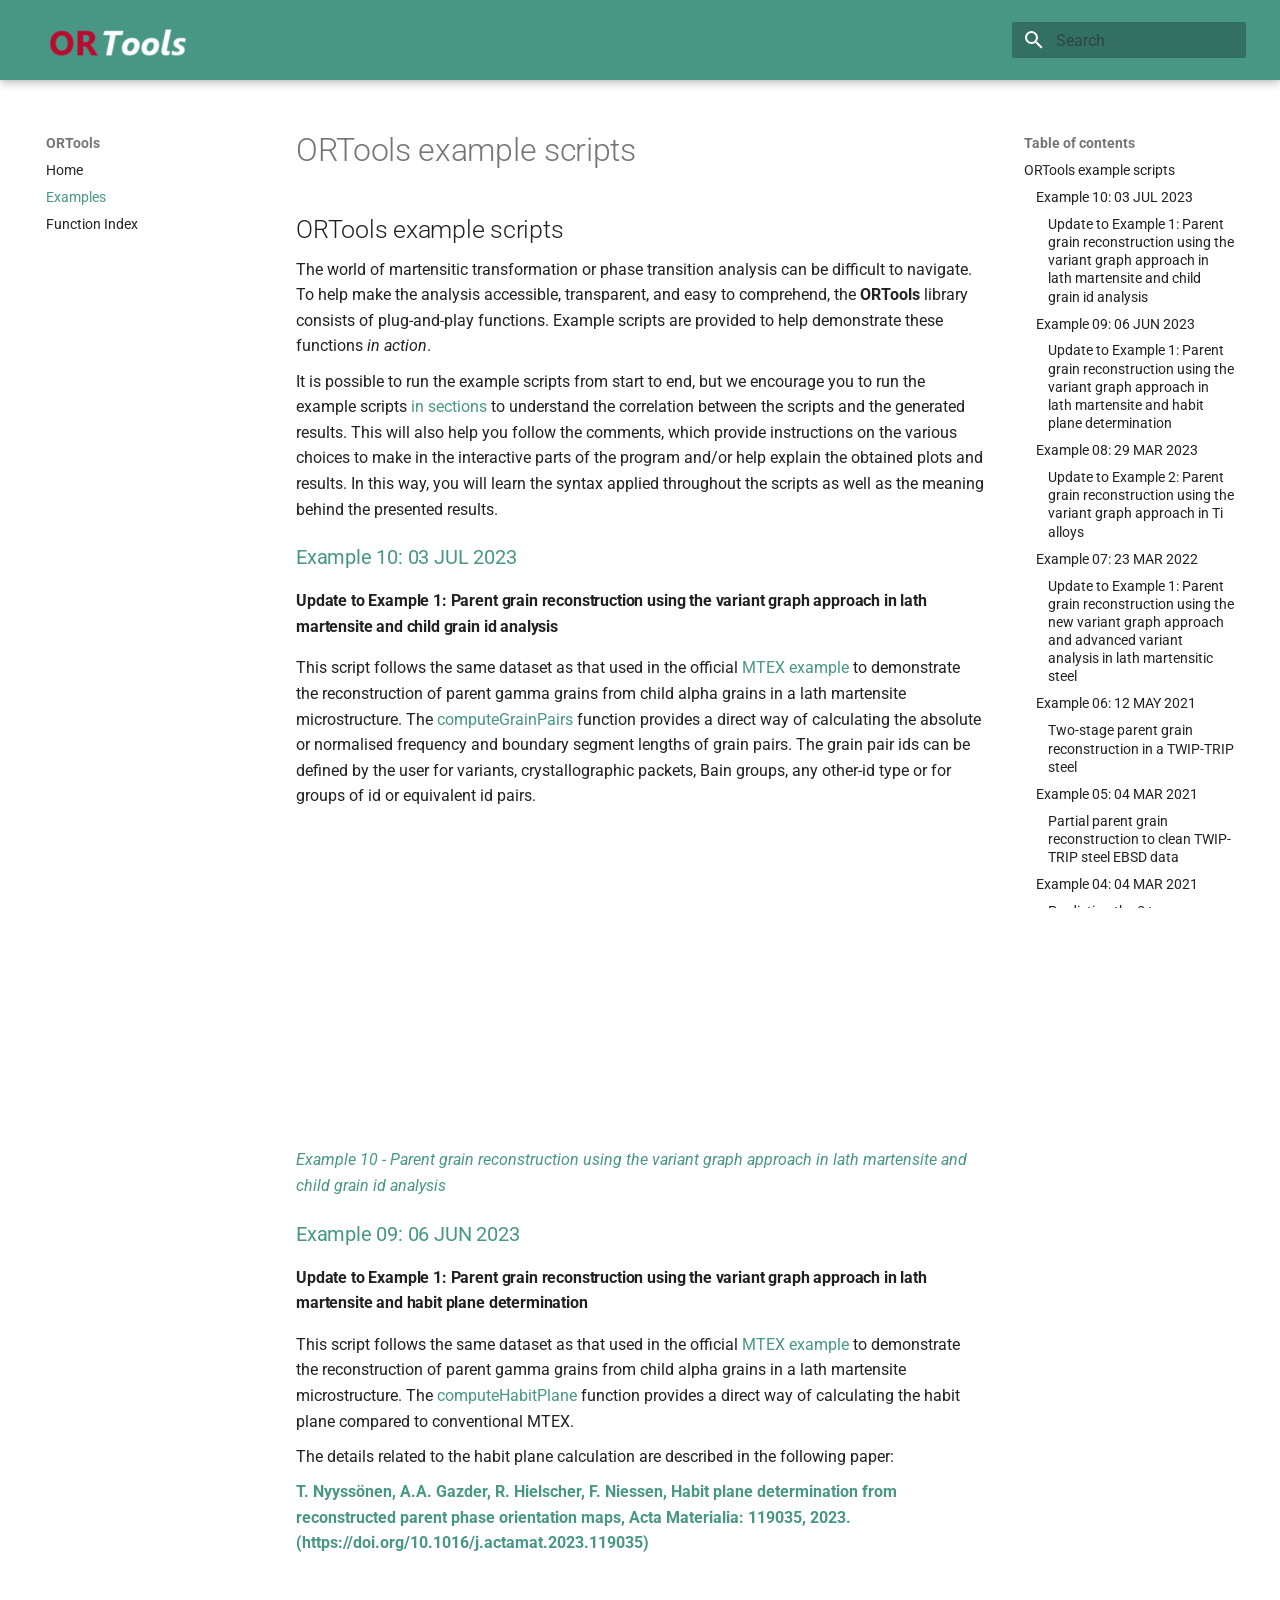
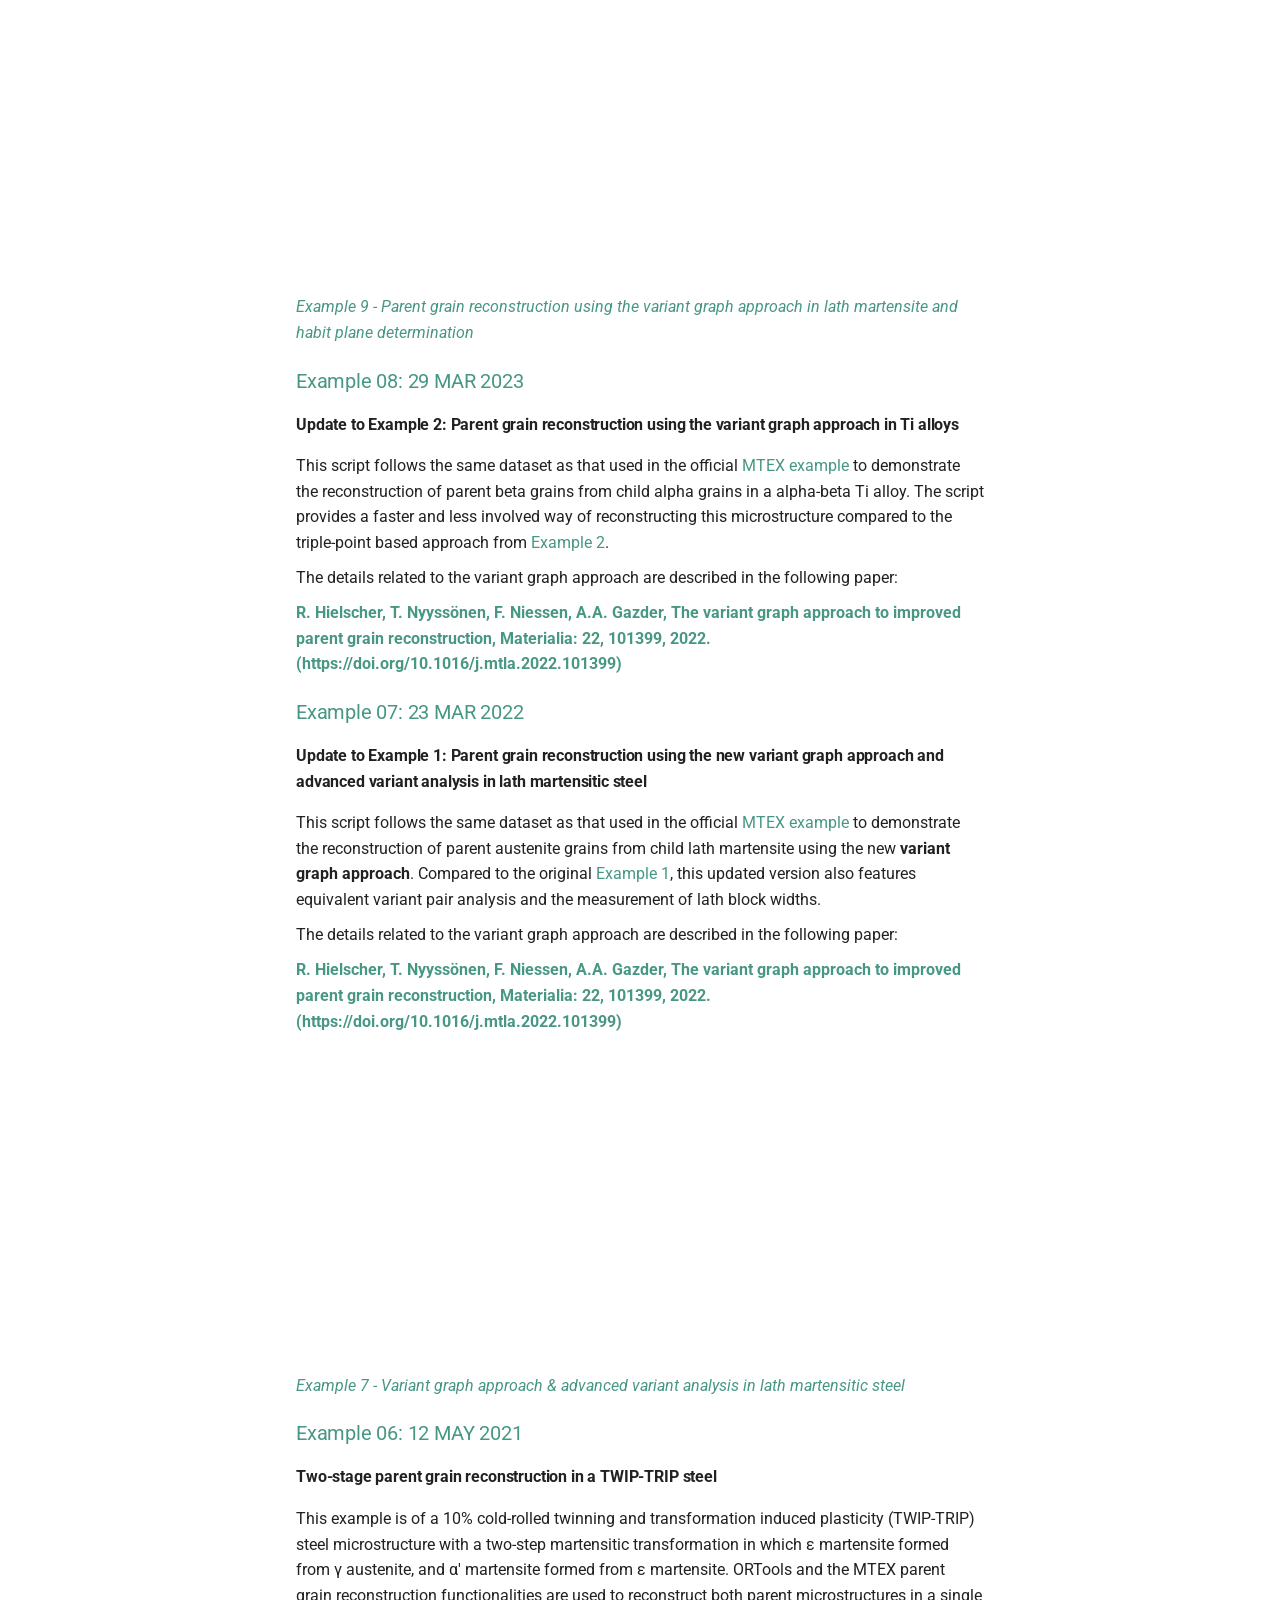
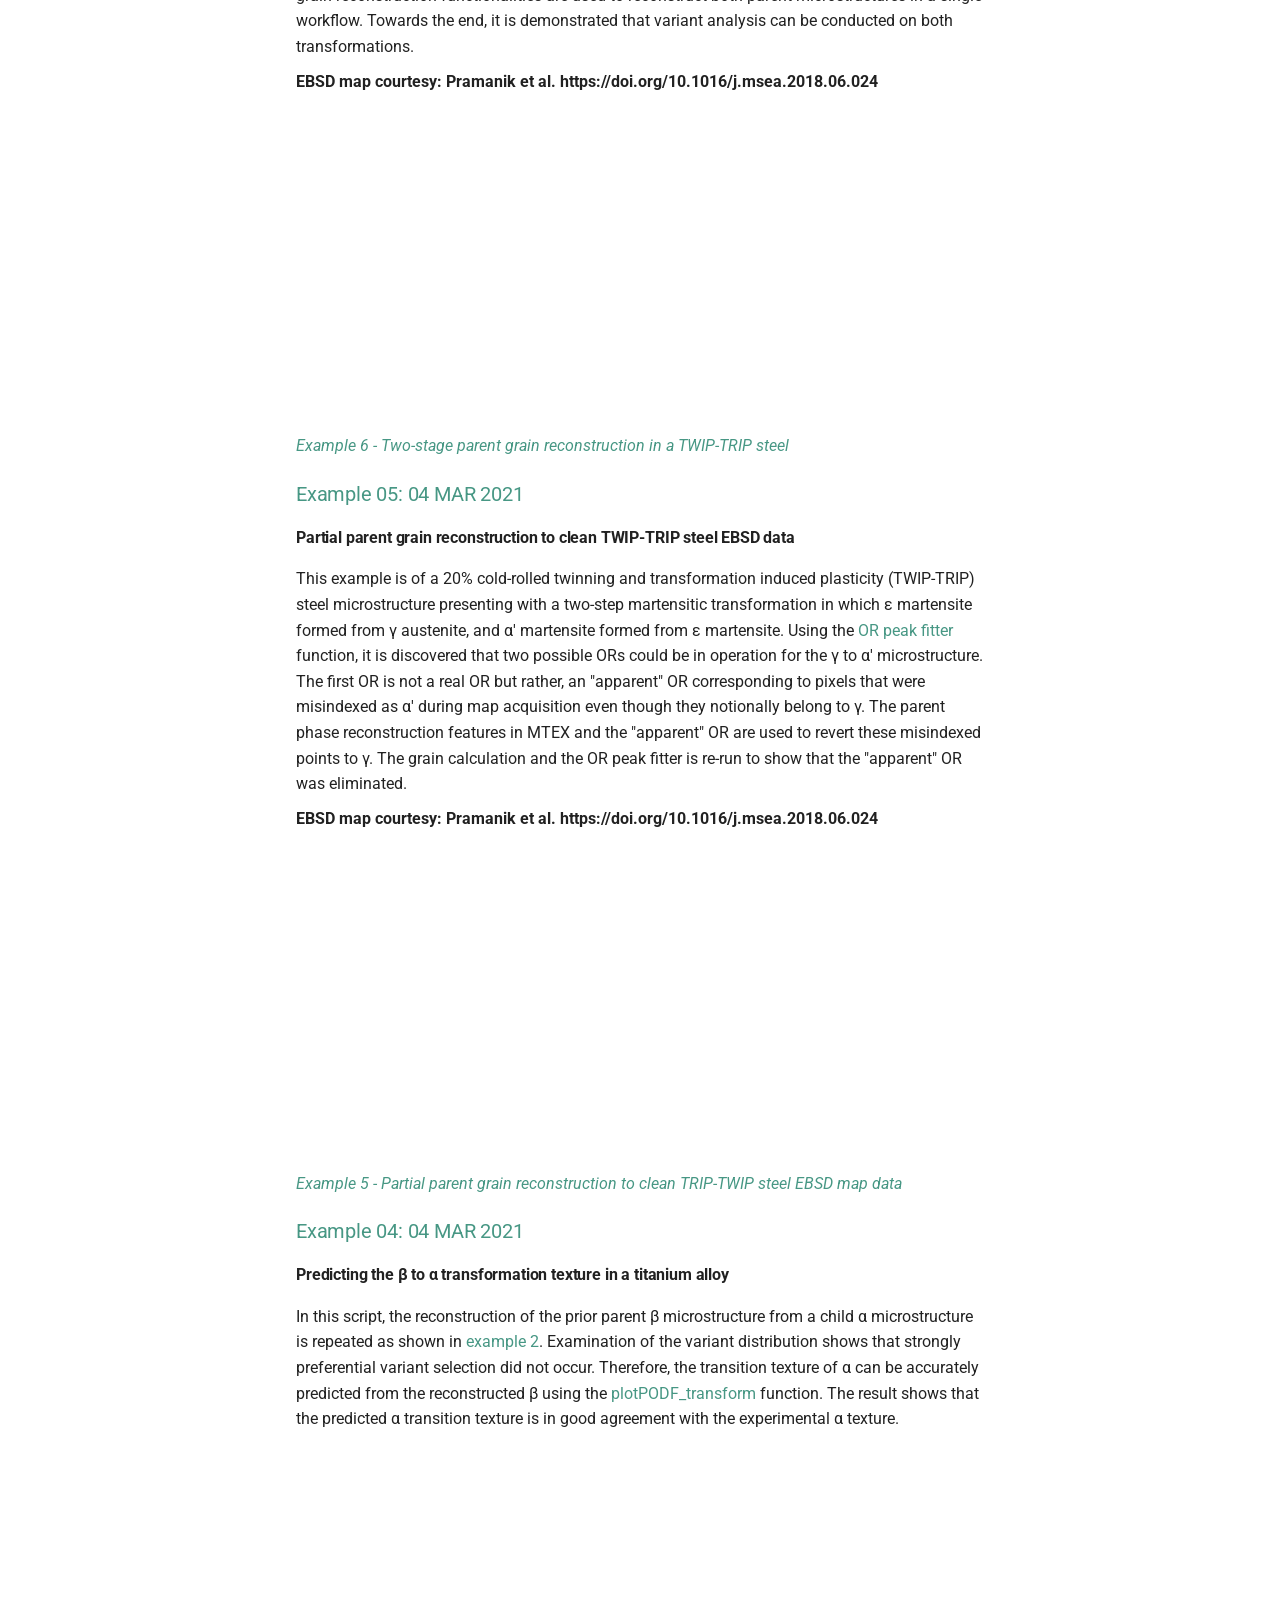
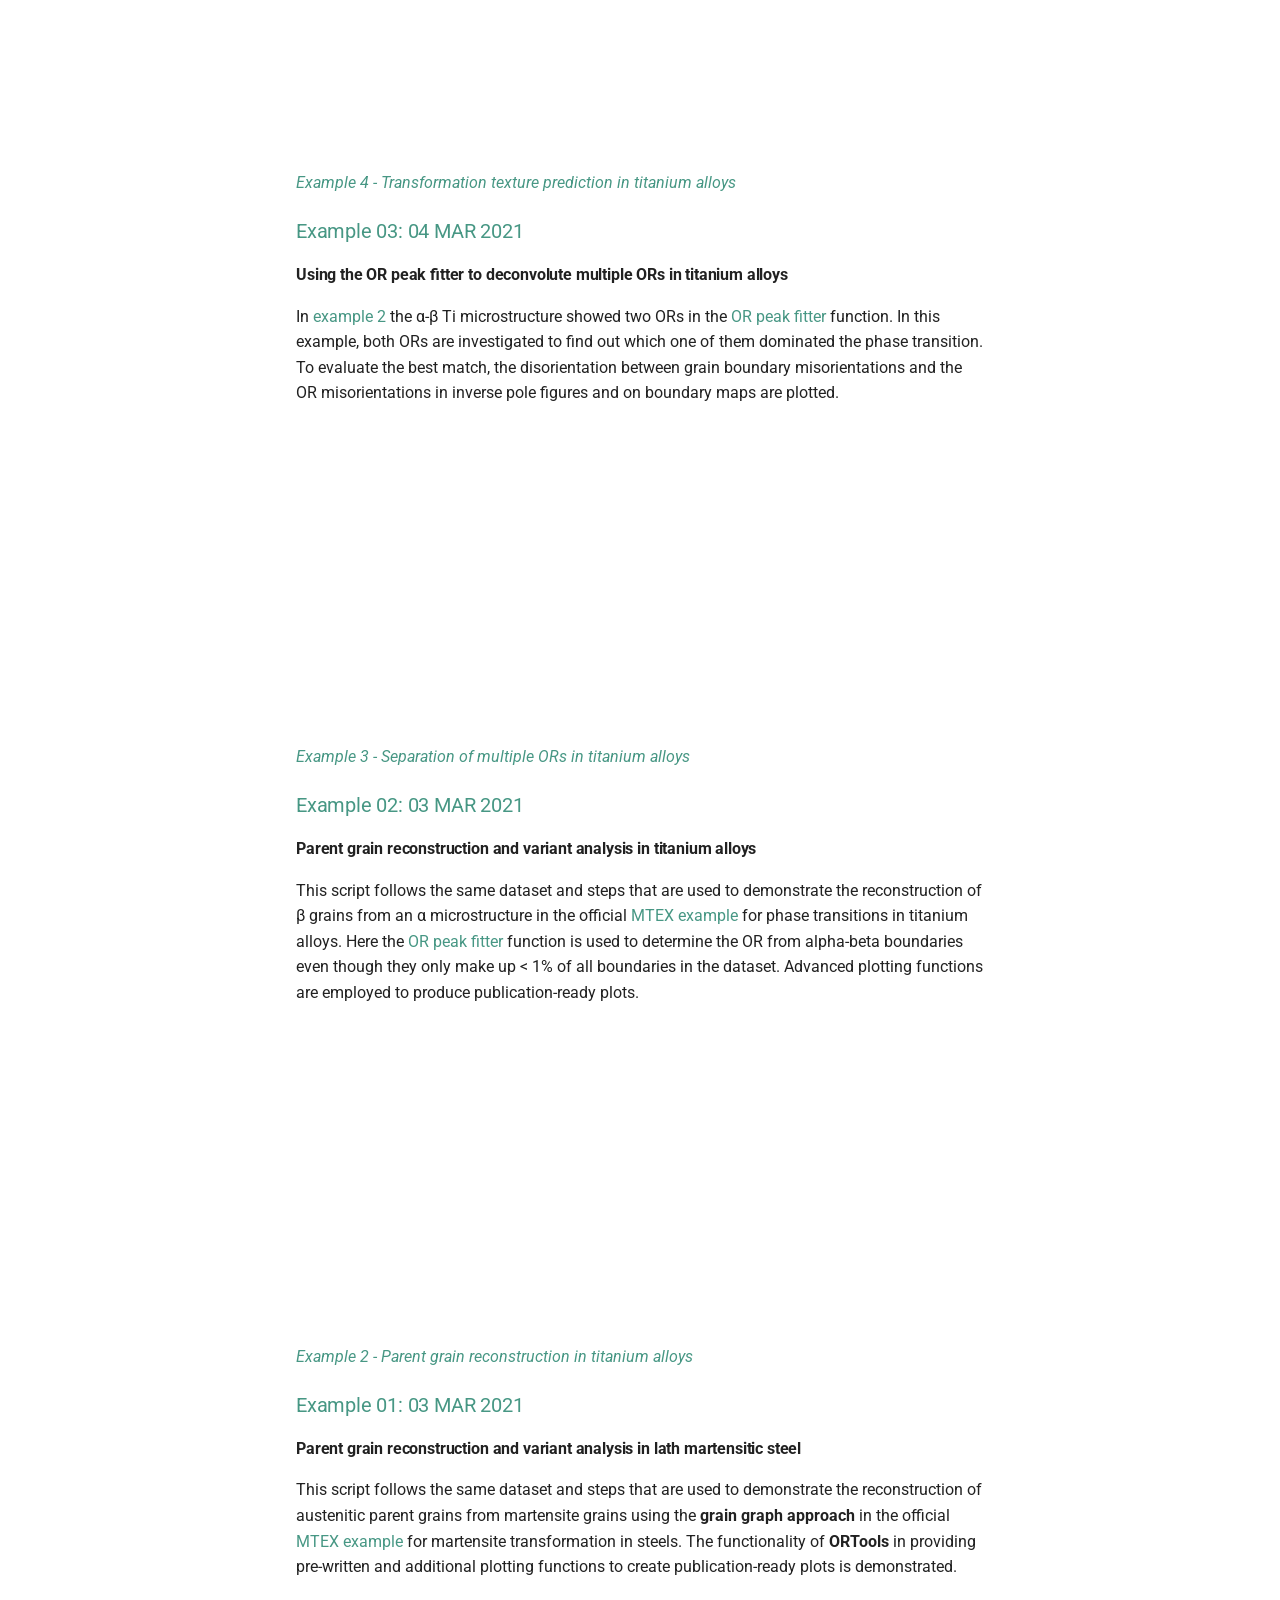
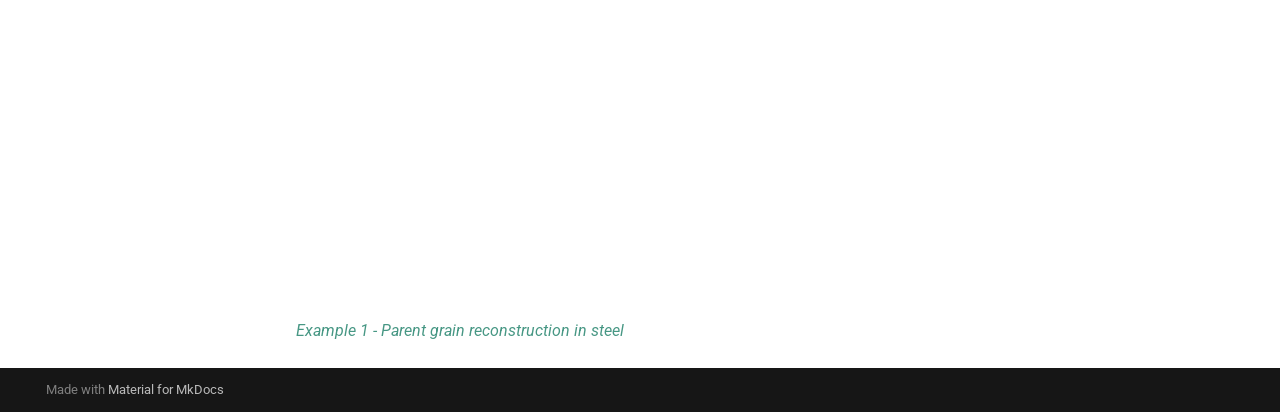
<file: examples/index.html>
<!doctype html>
<html lang="en" class="no-js">
  <head>
    
      <meta charset="utf-8">
      <meta name="viewport" content="width=device-width,initial-scale=1">
      
      
      
      
        <link rel="prev" href="..">
      
      
        <link rel="next" href="../function_index/">
      
      
        
      
      
      <link rel="icon" href="../images/ORTools_white.png">
      <meta name="generator" content="mkdocs-1.6.1, mkdocs-material-9.7.7">
    
    
      
        <title>Examples - ORTools</title>
      
    
    
      <link rel="stylesheet" href="../assets/stylesheets/main.ec1eaa64.min.css">
      
      


    
    
      
    
    
      
        
        
        <link rel="preconnect" href="https://fonts.gstatic.com" crossorigin>
        <link rel="stylesheet" href="https://fonts.googleapis.com/css?family=Roboto:300,300i,400,400i,700,700i%7CRoboto+Mono:400,400i,700,700i&display=fallback">
        <style>:root{--md-text-font:"Roboto";--md-code-font:"Roboto Mono"}</style>
      
    
    
      <link rel="stylesheet" href="../stylesheets/extra.css">
    
    <script>__md_scope=new URL("..",location),__md_hash=e=>[...e].reduce(((e,_)=>(e<<5)-e+_.charCodeAt(0)),0),__md_get=(e,_=localStorage,t=__md_scope)=>JSON.parse(_.getItem(t.pathname+"."+e)),__md_set=(e,_,t=localStorage,a=__md_scope)=>{try{t.setItem(a.pathname+"."+e,JSON.stringify(_))}catch(e){}}</script>
    
      

    
    
  </head>
  
  
    <body dir="ltr">
  
    
    <input class="md-toggle" data-md-toggle="drawer" type="checkbox" id="__drawer" autocomplete="off">
    <input class="md-toggle" data-md-toggle="search" type="checkbox" id="__search" autocomplete="off">
    <label class="md-overlay" for="__drawer"></label>
    <div data-md-component="skip">
      
        
        <a href="#ortools-example-scripts" class="md-skip">
          Skip to content
        </a>
      
    </div>
    <div data-md-component="announce">
      
    </div>
    
    
      

  

<header class="md-header md-header--shadow" data-md-component="header">
  <nav class="md-header__inner md-grid" aria-label="Header">
    <a href=".." title="ORTools" class="md-header__button md-logo" aria-label="ORTools" data-md-component="logo">
      
  <img src="../images/ORTools_white.png" alt="logo">

    </a>
    <label class="md-header__button md-icon" for="__drawer">
      
      <svg xmlns="http://www.w3.org/2000/svg" viewBox="0 0 24 24"><path d="M3 6h18v2H3zm0 5h18v2H3zm0 5h18v2H3z"/></svg>
    </label>
    <div class="md-header__title" data-md-component="header-title">
      <div class="md-header__ellipsis">
        <div class="md-header__topic">
          <span class="md-ellipsis">
            ORTools
          </span>
        </div>
        <div class="md-header__topic" data-md-component="header-topic">
          <span class="md-ellipsis">
            
              Examples
            
          </span>
        </div>
      </div>
    </div>
    
    
      <script>var palette=__md_get("__palette");if(palette&&palette.color){if("(prefers-color-scheme)"===palette.color.media){var media=matchMedia("(prefers-color-scheme: light)"),input=document.querySelector(media.matches?"[data-md-color-media='(prefers-color-scheme: light)']":"[data-md-color-media='(prefers-color-scheme: dark)']");palette.color.media=input.getAttribute("data-md-color-media"),palette.color.scheme=input.getAttribute("data-md-color-scheme"),palette.color.primary=input.getAttribute("data-md-color-primary"),palette.color.accent=input.getAttribute("data-md-color-accent")}for(var[key,value]of Object.entries(palette.color))document.body.setAttribute("data-md-color-"+key,value)}</script>
    
    
    
      
      
        <label class="md-header__button md-icon" for="__search">
          
          <svg xmlns="http://www.w3.org/2000/svg" viewBox="0 0 24 24"><path d="M9.5 3A6.5 6.5 0 0 1 16 9.5c0 1.61-.59 3.09-1.56 4.23l.27.27h.79l5 5-1.5 1.5-5-5v-.79l-.27-.27A6.52 6.52 0 0 1 9.5 16 6.5 6.5 0 0 1 3 9.5 6.5 6.5 0 0 1 9.5 3m0 2C7 5 5 7 5 9.5S7 14 9.5 14 14 12 14 9.5 12 5 9.5 5"/></svg>
        </label>
        <div class="md-search" data-md-component="search" role="dialog">
  <label class="md-search__overlay" for="__search"></label>
  <div class="md-search__inner" role="search">
    <form class="md-search__form" name="search">
      <input type="text" class="md-search__input" name="query" aria-label="Search" placeholder="Search" autocapitalize="off" autocorrect="off" autocomplete="off" spellcheck="false" data-md-component="search-query" required>
      <label class="md-search__icon md-icon" for="__search">
        
        <svg xmlns="http://www.w3.org/2000/svg" viewBox="0 0 24 24"><path d="M9.5 3A6.5 6.5 0 0 1 16 9.5c0 1.61-.59 3.09-1.56 4.23l.27.27h.79l5 5-1.5 1.5-5-5v-.79l-.27-.27A6.52 6.52 0 0 1 9.5 16 6.5 6.5 0 0 1 3 9.5 6.5 6.5 0 0 1 9.5 3m0 2C7 5 5 7 5 9.5S7 14 9.5 14 14 12 14 9.5 12 5 9.5 5"/></svg>
        
        <svg xmlns="http://www.w3.org/2000/svg" viewBox="0 0 24 24"><path d="M20 11v2H8l5.5 5.5-1.42 1.42L4.16 12l7.92-7.92L13.5 5.5 8 11z"/></svg>
      </label>
      <nav class="md-search__options" aria-label="Search">
        
        <button type="reset" class="md-search__icon md-icon" title="Clear" aria-label="Clear" tabindex="-1">
          
          <svg xmlns="http://www.w3.org/2000/svg" viewBox="0 0 24 24"><path d="M19 6.41 17.59 5 12 10.59 6.41 5 5 6.41 10.59 12 5 17.59 6.41 19 12 13.41 17.59 19 19 17.59 13.41 12z"/></svg>
        </button>
      </nav>
      
    </form>
    <div class="md-search__output">
      <div class="md-search__scrollwrap" tabindex="0" data-md-scrollfix>
        <div class="md-search-result" data-md-component="search-result">
          <div class="md-search-result__meta">
            Initializing search
          </div>
          <ol class="md-search-result__list" role="presentation"></ol>
        </div>
      </div>
    </div>
  </div>
</div>
      
    
    
  </nav>
  
</header>
    
    <div class="md-container" data-md-component="container">
      
      
        
          
        
      
      <main class="md-main" data-md-component="main">
        <div class="md-main__inner md-grid">
          
            
              
              <div class="md-sidebar md-sidebar--primary" data-md-component="sidebar" data-md-type="navigation" >
                <div class="md-sidebar__scrollwrap">
                  <div class="md-sidebar__inner">
                    



<nav class="md-nav md-nav--primary" aria-label="Navigation" data-md-level="0">
  <label class="md-nav__title" for="__drawer">
    <a href=".." title="ORTools" class="md-nav__button md-logo" aria-label="ORTools" data-md-component="logo">
      
  <img src="../images/ORTools_white.png" alt="logo">

    </a>
    ORTools
  </label>
  
  <ul class="md-nav__list" data-md-scrollfix>
    
      
      
  
  
  
  
    <li class="md-nav__item">
      <a href=".." class="md-nav__link">
        
  
  
  <span class="md-ellipsis">
    
  
    Home
  

    
  </span>
  
  

      </a>
    </li>
  

    
      
      
  
  
    
  
  
  
    <li class="md-nav__item md-nav__item--active">
      
      <input class="md-nav__toggle md-toggle" type="checkbox" id="__toc">
      
      
        
      
      
        <label class="md-nav__link md-nav__link--active" for="__toc">
          
  
  
  <span class="md-ellipsis">
    
  
    Examples
  

    
  </span>
  
  

          <span class="md-nav__icon md-icon"></span>
        </label>
      
      <a href="./" class="md-nav__link md-nav__link--active">
        
  
  
  <span class="md-ellipsis">
    
  
    Examples
  

    
  </span>
  
  

      </a>
      
        

<nav class="md-nav md-nav--secondary" aria-label="Table of contents">
  
  
  
    
  
  
    <label class="md-nav__title" for="__toc">
      <span class="md-nav__icon md-icon"></span>
      Table of contents
    </label>
    <ul class="md-nav__list" data-md-component="toc" data-md-scrollfix>
      
        <li class="md-nav__item">
  <a href="#ortools-example-scripts_1" class="md-nav__link">
    <span class="md-ellipsis">
      
        ORTools example scripts
      
    </span>
  </a>
  
    <nav class="md-nav" aria-label="ORTools example scripts">
      <ul class="md-nav__list">
        
          <li class="md-nav__item">
  <a href="#example-10-03-jul-2023" class="md-nav__link">
    <span class="md-ellipsis">
      
        Example 10: 03 JUL 2023
      
    </span>
  </a>
  
    <nav class="md-nav" aria-label="Example 10: 03 JUL 2023">
      <ul class="md-nav__list">
        
          <li class="md-nav__item">
  <a href="#update-to-example-1-parent-grain-reconstruction-using-the-variant-graph-approach-in-lath-martensite-and-child-grain-id-analysis" class="md-nav__link">
    <span class="md-ellipsis">
      
        Update to Example 1: Parent grain reconstruction using the variant graph approach in lath martensite and child grain id analysis
      
    </span>
  </a>
  
</li>
        
      </ul>
    </nav>
  
</li>
        
          <li class="md-nav__item">
  <a href="#example-09-06-jun-2023" class="md-nav__link">
    <span class="md-ellipsis">
      
        Example 09: 06 JUN 2023
      
    </span>
  </a>
  
    <nav class="md-nav" aria-label="Example 09: 06 JUN 2023">
      <ul class="md-nav__list">
        
          <li class="md-nav__item">
  <a href="#update-to-example-1-parent-grain-reconstruction-using-the-variant-graph-approach-in-lath-martensite-and-habit-plane-determination" class="md-nav__link">
    <span class="md-ellipsis">
      
        Update to Example 1: Parent grain reconstruction using the variant graph approach in lath martensite and habit plane determination
      
    </span>
  </a>
  
</li>
        
      </ul>
    </nav>
  
</li>
        
          <li class="md-nav__item">
  <a href="#example-08-29-mar-2023" class="md-nav__link">
    <span class="md-ellipsis">
      
        Example 08: 29 MAR 2023
      
    </span>
  </a>
  
    <nav class="md-nav" aria-label="Example 08: 29 MAR 2023">
      <ul class="md-nav__list">
        
          <li class="md-nav__item">
  <a href="#update-to-example-2-parent-grain-reconstruction-using-the-variant-graph-approach-in-ti-alloys" class="md-nav__link">
    <span class="md-ellipsis">
      
        Update to Example 2: Parent grain reconstruction using the variant graph approach in Ti alloys
      
    </span>
  </a>
  
</li>
        
      </ul>
    </nav>
  
</li>
        
          <li class="md-nav__item">
  <a href="#example-07-23-mar-2022" class="md-nav__link">
    <span class="md-ellipsis">
      
        Example 07: 23 MAR 2022
      
    </span>
  </a>
  
    <nav class="md-nav" aria-label="Example 07: 23 MAR 2022">
      <ul class="md-nav__list">
        
          <li class="md-nav__item">
  <a href="#update-to-example-1-parent-grain-reconstruction-using-the-new-variant-graph-approach-and-advanced-variant-analysis-in-lath-martensitic-steel" class="md-nav__link">
    <span class="md-ellipsis">
      
        Update to Example 1: Parent grain reconstruction using the new variant graph approach and advanced variant analysis in lath martensitic steel
      
    </span>
  </a>
  
</li>
        
      </ul>
    </nav>
  
</li>
        
          <li class="md-nav__item">
  <a href="#example-06-12-may-2021" class="md-nav__link">
    <span class="md-ellipsis">
      
        Example 06: 12 MAY 2021
      
    </span>
  </a>
  
    <nav class="md-nav" aria-label="Example 06: 12 MAY 2021">
      <ul class="md-nav__list">
        
          <li class="md-nav__item">
  <a href="#two-stage-parent-grain-reconstruction-in-a-twip-trip-steel" class="md-nav__link">
    <span class="md-ellipsis">
      
        Two-stage parent grain reconstruction in a TWIP-TRIP steel
      
    </span>
  </a>
  
</li>
        
      </ul>
    </nav>
  
</li>
        
          <li class="md-nav__item">
  <a href="#example-05-04-mar-2021" class="md-nav__link">
    <span class="md-ellipsis">
      
        Example 05: 04 MAR 2021
      
    </span>
  </a>
  
    <nav class="md-nav" aria-label="Example 05: 04 MAR 2021">
      <ul class="md-nav__list">
        
          <li class="md-nav__item">
  <a href="#partial-parent-grain-reconstruction-to-clean-twip-trip-steel-ebsd-data" class="md-nav__link">
    <span class="md-ellipsis">
      
        Partial parent grain reconstruction to clean TWIP-TRIP steel EBSD data
      
    </span>
  </a>
  
</li>
        
      </ul>
    </nav>
  
</li>
        
          <li class="md-nav__item">
  <a href="#example-04-04-mar-2021" class="md-nav__link">
    <span class="md-ellipsis">
      
        Example 04: 04 MAR 2021
      
    </span>
  </a>
  
    <nav class="md-nav" aria-label="Example 04: 04 MAR 2021">
      <ul class="md-nav__list">
        
          <li class="md-nav__item">
  <a href="#predicting-the-to-transformation-texture-in-a-titanium-alloy" class="md-nav__link">
    <span class="md-ellipsis">
      
        Predicting the β to α transformation texture in a titanium alloy
      
    </span>
  </a>
  
</li>
        
      </ul>
    </nav>
  
</li>
        
          <li class="md-nav__item">
  <a href="#example-03-04-mar-2021" class="md-nav__link">
    <span class="md-ellipsis">
      
        Example 03: 04 MAR 2021
      
    </span>
  </a>
  
    <nav class="md-nav" aria-label="Example 03: 04 MAR 2021">
      <ul class="md-nav__list">
        
          <li class="md-nav__item">
  <a href="#using-the-or-peak-fitter-to-deconvolute-multiple-ors-in-titanium-alloys" class="md-nav__link">
    <span class="md-ellipsis">
      
        Using the OR peak fitter to deconvolute multiple ORs in titanium alloys
      
    </span>
  </a>
  
</li>
        
      </ul>
    </nav>
  
</li>
        
          <li class="md-nav__item">
  <a href="#example-02-03-mar-2021" class="md-nav__link">
    <span class="md-ellipsis">
      
        Example 02: 03 MAR 2021
      
    </span>
  </a>
  
    <nav class="md-nav" aria-label="Example 02: 03 MAR 2021">
      <ul class="md-nav__list">
        
          <li class="md-nav__item">
  <a href="#parent-grain-reconstruction-and-variant-analysis-in-titanium-alloys" class="md-nav__link">
    <span class="md-ellipsis">
      
        Parent grain reconstruction and variant analysis in titanium alloys
      
    </span>
  </a>
  
</li>
        
      </ul>
    </nav>
  
</li>
        
          <li class="md-nav__item">
  <a href="#example-01-03-mar-2021" class="md-nav__link">
    <span class="md-ellipsis">
      
        Example 01: 03 MAR 2021
      
    </span>
  </a>
  
    <nav class="md-nav" aria-label="Example 01: 03 MAR 2021">
      <ul class="md-nav__list">
        
          <li class="md-nav__item">
  <a href="#parent-grain-reconstruction-and-variant-analysis-in-lath-martensitic-steel" class="md-nav__link">
    <span class="md-ellipsis">
      
        Parent grain reconstruction and variant analysis in lath martensitic steel
      
    </span>
  </a>
  
</li>
        
      </ul>
    </nav>
  
</li>
        
      </ul>
    </nav>
  
</li>
      
    </ul>
  
</nav>
      
    </li>
  

    
      
      
  
  
  
  
    <li class="md-nav__item">
      <a href="../function_index/" class="md-nav__link">
        
  
  
  <span class="md-ellipsis">
    
  
    Function Index
  

    
  </span>
  
  

      </a>
    </li>
  

    
  </ul>
</nav>
                  </div>
                </div>
              </div>
            
            
              
              <div class="md-sidebar md-sidebar--secondary" data-md-component="sidebar" data-md-type="toc" >
                <div class="md-sidebar__scrollwrap">
                  <div class="md-sidebar__inner">
                    

<nav class="md-nav md-nav--secondary" aria-label="Table of contents">
  
  
  
    
  
  
    <label class="md-nav__title" for="__toc">
      <span class="md-nav__icon md-icon"></span>
      Table of contents
    </label>
    <ul class="md-nav__list" data-md-component="toc" data-md-scrollfix>
      
        <li class="md-nav__item">
  <a href="#ortools-example-scripts_1" class="md-nav__link">
    <span class="md-ellipsis">
      
        ORTools example scripts
      
    </span>
  </a>
  
    <nav class="md-nav" aria-label="ORTools example scripts">
      <ul class="md-nav__list">
        
          <li class="md-nav__item">
  <a href="#example-10-03-jul-2023" class="md-nav__link">
    <span class="md-ellipsis">
      
        Example 10: 03 JUL 2023
      
    </span>
  </a>
  
    <nav class="md-nav" aria-label="Example 10: 03 JUL 2023">
      <ul class="md-nav__list">
        
          <li class="md-nav__item">
  <a href="#update-to-example-1-parent-grain-reconstruction-using-the-variant-graph-approach-in-lath-martensite-and-child-grain-id-analysis" class="md-nav__link">
    <span class="md-ellipsis">
      
        Update to Example 1: Parent grain reconstruction using the variant graph approach in lath martensite and child grain id analysis
      
    </span>
  </a>
  
</li>
        
      </ul>
    </nav>
  
</li>
        
          <li class="md-nav__item">
  <a href="#example-09-06-jun-2023" class="md-nav__link">
    <span class="md-ellipsis">
      
        Example 09: 06 JUN 2023
      
    </span>
  </a>
  
    <nav class="md-nav" aria-label="Example 09: 06 JUN 2023">
      <ul class="md-nav__list">
        
          <li class="md-nav__item">
  <a href="#update-to-example-1-parent-grain-reconstruction-using-the-variant-graph-approach-in-lath-martensite-and-habit-plane-determination" class="md-nav__link">
    <span class="md-ellipsis">
      
        Update to Example 1: Parent grain reconstruction using the variant graph approach in lath martensite and habit plane determination
      
    </span>
  </a>
  
</li>
        
      </ul>
    </nav>
  
</li>
        
          <li class="md-nav__item">
  <a href="#example-08-29-mar-2023" class="md-nav__link">
    <span class="md-ellipsis">
      
        Example 08: 29 MAR 2023
      
    </span>
  </a>
  
    <nav class="md-nav" aria-label="Example 08: 29 MAR 2023">
      <ul class="md-nav__list">
        
          <li class="md-nav__item">
  <a href="#update-to-example-2-parent-grain-reconstruction-using-the-variant-graph-approach-in-ti-alloys" class="md-nav__link">
    <span class="md-ellipsis">
      
        Update to Example 2: Parent grain reconstruction using the variant graph approach in Ti alloys
      
    </span>
  </a>
  
</li>
        
      </ul>
    </nav>
  
</li>
        
          <li class="md-nav__item">
  <a href="#example-07-23-mar-2022" class="md-nav__link">
    <span class="md-ellipsis">
      
        Example 07: 23 MAR 2022
      
    </span>
  </a>
  
    <nav class="md-nav" aria-label="Example 07: 23 MAR 2022">
      <ul class="md-nav__list">
        
          <li class="md-nav__item">
  <a href="#update-to-example-1-parent-grain-reconstruction-using-the-new-variant-graph-approach-and-advanced-variant-analysis-in-lath-martensitic-steel" class="md-nav__link">
    <span class="md-ellipsis">
      
        Update to Example 1: Parent grain reconstruction using the new variant graph approach and advanced variant analysis in lath martensitic steel
      
    </span>
  </a>
  
</li>
        
      </ul>
    </nav>
  
</li>
        
          <li class="md-nav__item">
  <a href="#example-06-12-may-2021" class="md-nav__link">
    <span class="md-ellipsis">
      
        Example 06: 12 MAY 2021
      
    </span>
  </a>
  
    <nav class="md-nav" aria-label="Example 06: 12 MAY 2021">
      <ul class="md-nav__list">
        
          <li class="md-nav__item">
  <a href="#two-stage-parent-grain-reconstruction-in-a-twip-trip-steel" class="md-nav__link">
    <span class="md-ellipsis">
      
        Two-stage parent grain reconstruction in a TWIP-TRIP steel
      
    </span>
  </a>
  
</li>
        
      </ul>
    </nav>
  
</li>
        
          <li class="md-nav__item">
  <a href="#example-05-04-mar-2021" class="md-nav__link">
    <span class="md-ellipsis">
      
        Example 05: 04 MAR 2021
      
    </span>
  </a>
  
    <nav class="md-nav" aria-label="Example 05: 04 MAR 2021">
      <ul class="md-nav__list">
        
          <li class="md-nav__item">
  <a href="#partial-parent-grain-reconstruction-to-clean-twip-trip-steel-ebsd-data" class="md-nav__link">
    <span class="md-ellipsis">
      
        Partial parent grain reconstruction to clean TWIP-TRIP steel EBSD data
      
    </span>
  </a>
  
</li>
        
      </ul>
    </nav>
  
</li>
        
          <li class="md-nav__item">
  <a href="#example-04-04-mar-2021" class="md-nav__link">
    <span class="md-ellipsis">
      
        Example 04: 04 MAR 2021
      
    </span>
  </a>
  
    <nav class="md-nav" aria-label="Example 04: 04 MAR 2021">
      <ul class="md-nav__list">
        
          <li class="md-nav__item">
  <a href="#predicting-the-to-transformation-texture-in-a-titanium-alloy" class="md-nav__link">
    <span class="md-ellipsis">
      
        Predicting the β to α transformation texture in a titanium alloy
      
    </span>
  </a>
  
</li>
        
      </ul>
    </nav>
  
</li>
        
          <li class="md-nav__item">
  <a href="#example-03-04-mar-2021" class="md-nav__link">
    <span class="md-ellipsis">
      
        Example 03: 04 MAR 2021
      
    </span>
  </a>
  
    <nav class="md-nav" aria-label="Example 03: 04 MAR 2021">
      <ul class="md-nav__list">
        
          <li class="md-nav__item">
  <a href="#using-the-or-peak-fitter-to-deconvolute-multiple-ors-in-titanium-alloys" class="md-nav__link">
    <span class="md-ellipsis">
      
        Using the OR peak fitter to deconvolute multiple ORs in titanium alloys
      
    </span>
  </a>
  
</li>
        
      </ul>
    </nav>
  
</li>
        
          <li class="md-nav__item">
  <a href="#example-02-03-mar-2021" class="md-nav__link">
    <span class="md-ellipsis">
      
        Example 02: 03 MAR 2021
      
    </span>
  </a>
  
    <nav class="md-nav" aria-label="Example 02: 03 MAR 2021">
      <ul class="md-nav__list">
        
          <li class="md-nav__item">
  <a href="#parent-grain-reconstruction-and-variant-analysis-in-titanium-alloys" class="md-nav__link">
    <span class="md-ellipsis">
      
        Parent grain reconstruction and variant analysis in titanium alloys
      
    </span>
  </a>
  
</li>
        
      </ul>
    </nav>
  
</li>
        
          <li class="md-nav__item">
  <a href="#example-01-03-mar-2021" class="md-nav__link">
    <span class="md-ellipsis">
      
        Example 01: 03 MAR 2021
      
    </span>
  </a>
  
    <nav class="md-nav" aria-label="Example 01: 03 MAR 2021">
      <ul class="md-nav__list">
        
          <li class="md-nav__item">
  <a href="#parent-grain-reconstruction-and-variant-analysis-in-lath-martensitic-steel" class="md-nav__link">
    <span class="md-ellipsis">
      
        Parent grain reconstruction and variant analysis in lath martensitic steel
      
    </span>
  </a>
  
</li>
        
      </ul>
    </nav>
  
</li>
        
      </ul>
    </nav>
  
</li>
      
    </ul>
  
</nav>
                  </div>
                </div>
              </div>
            
          
          
            <div class="md-content" data-md-component="content">
              
              <article class="md-content__inner md-typeset">
                
                  



<h1 id="ortools-example-scripts">ORTools example scripts</h1>
<h2 id="ortools-example-scripts_1">ORTools example scripts</h2>
<p>The world of martensitic transformation or phase transition analysis can be difficult to navigate. To help make the analysis accessible, transparent, and easy to comprehend, the <strong>ORTools</strong> library consists of plug-and-play functions. Example scripts are provided to help demonstrate these functions <em>in action</em>.</p>
<p>It is possible to run the example scripts from start to end, but we encourage you to run the example scripts <a href="https://mathworks.com/help/matlab/matlab_prog/run-sections-of-programs.html">in sections</a> to understand the correlation between the scripts and the generated results. 
This will also help you follow the comments, which provide instructions on the various choices to make in the interactive parts of the program and/or help explain the obtained plots and results. In this way, you will learn the syntax applied throughout the scripts as well as the meaning behind the presented results.</p>
<h3 id="example-10-03-jul-2023"><a href="https://github.com/ORTools4MTEX/ORTools/blob/master/ORTools_example10.m">Example 10: 03 JUL 2023</a></h3>
<h4 id="update-to-example-1-parent-grain-reconstruction-using-the-variant-graph-approach-in-lath-martensite-and-child-grain-id-analysis">Update to Example 1: Parent grain reconstruction using the variant graph approach in lath martensite and child grain id analysis</h4>
<p>This script follows the same dataset as that used in the official <a href="https://mtex-toolbox.github.io/MaParentGrainReconstructionAdvanced.html">MTEX example</a> to demonstrate the reconstruction of parent gamma grains from child alpha grains in a lath martensite microstructure. The <a href="../function_index/#computeGrainPairs">computeGrainPairs</a> function provides a direct way of calculating the absolute or normalised frequency and boundary segment lengths of grain pairs. The grain pair ids can be defined by the user for variants, crystallographic packets, Bain groups, any other-id type or for groups of id or equivalent id pairs.</p>
<iframe width="560" height="315" src="https://www.youtube.com/embed/ZOmOw1q0lXg" title="ORTools - Example 10" frameborder="0" allow="accelerometer; autoplay; clipboard-write; encrypted-media; gyroscope; picture-in-picture" allowfullscreen></iframe>

<p><a href="https://youtu.be/ZOmOw1q0lXg"><em>Example 10 - Parent grain reconstruction using the variant graph approach in lath martensite and child grain id analysis</em></a></p>
<h3 id="example-09-06-jun-2023"><a href="https://github.com/ORTools4MTEX/ORTools/blob/master/ORTools_example09.m">Example 09: 06 JUN 2023</a></h3>
<h4 id="update-to-example-1-parent-grain-reconstruction-using-the-variant-graph-approach-in-lath-martensite-and-habit-plane-determination">Update to Example 1: Parent grain reconstruction using the variant graph approach in lath martensite and habit plane determination</h4>
<p>This script follows the same dataset as that used in the official <a href="https://mtex-toolbox.github.io/MaParentGrainReconstructionAdvanced.html">MTEX example</a> to demonstrate the reconstruction of parent gamma grains from child alpha grains in a lath martensite microstructure. The <a href="../function_index/#computeHabitPlane">computeHabitPlane</a> function provides a direct way of calculating the habit plane compared to conventional MTEX. </p>
<p>The details related to the habit plane calculation are described in the following paper:</p>
<p><a href="https://www.researchgate.net/publication/371310735_Habit_plane_determination_from_reconstructed_parent_phase_orientation_maps"><strong>T. Nyyssönen, A.A. Gazder, R. Hielscher, F. Niessen, Habit plane determination from reconstructed parent phase orientation maps, Acta Materialia: 119035, 2023. (https://doi.org/10.1016/j.actamat.2023.119035)</strong></a></p>
<iframe width="560" height="315" src="https://www.youtube.com/embed/lM_NhQQY5LY" title="ORTools - Example 9" frameborder="0" allow="accelerometer; autoplay; clipboard-write; encrypted-media; gyroscope; picture-in-picture" allowfullscreen></iframe>

<p><a href="https://youtu.be/lM_NhQQY5LY"><em>Example 9 - Parent grain reconstruction using the variant graph approach in lath martensite and habit plane determination</em></a></p>
<h3 id="example-08-29-mar-2023"><a href="https://github.com/ORTools4MTEX/ORTools/blob/master/ORTools_example08.m">Example 08: 29 MAR 2023</a></h3>
<h4 id="update-to-example-2-parent-grain-reconstruction-using-the-variant-graph-approach-in-ti-alloys">Update to Example 2: Parent grain reconstruction using the variant graph approach in Ti alloys</h4>
<p>This script follows the same dataset as that used in the official <a href="https://mtex-toolbox.github.io/TiBetaReconstruction.html">MTEX example</a> to demonstrate the reconstruction of parent beta grains from child alpha grains in a alpha-beta Ti alloy. The script provides a faster and less involved way of reconstructing this microstructure compared to the triple-point based approach from <a href="./ORTools_example2.m">Example 2</a>. </p>
<p>The details related to the variant graph approach are described in the following paper:</p>
<p><a href="https://www.researchgate.net/publication/357646342_The_variant_graph_approach_to_improved_parent_grain_reconstruction"><strong>R. Hielscher, T. Nyyssönen, F. Niessen, A.A. Gazder, The variant graph approach to improved parent grain reconstruction, Materialia: 22, 101399, 2022. (https://doi.org/10.1016/j.mtla.2022.101399)</strong></a></p>
<h3 id="example-07-23-mar-2022"><a href="https://github.com/ORTools4MTEX/ORTools/blob/master/ORTools_example07.m">Example 07: 23 MAR 2022</a></h3>
<h4 id="update-to-example-1-parent-grain-reconstruction-using-the-new-variant-graph-approach-and-advanced-variant-analysis-in-lath-martensitic-steel">Update to Example 1: Parent grain reconstruction using the new variant graph approach and advanced variant analysis in lath martensitic steel</h4>
<p>This script follows the same dataset as that used in the official <a href="https://mtex-toolbox.github.io/MaParentGrainReconstruction.html">MTEX example</a> to demonstrate the reconstruction of parent austenite grains from child lath martensite using the new <strong>variant graph approach</strong>. Compared to the original <a href="./ORTools_example1.m">Example 1</a>, this updated version also features equivalent variant pair analysis and the measurement of lath block widths. </p>
<p>The details related to the variant graph approach are described in the following paper:</p>
<p><a href="https://www.researchgate.net/publication/357646342_The_variant_graph_approach_to_improved_parent_grain_reconstruction"><strong>R. Hielscher, T. Nyyssönen, F. Niessen, A.A. Gazder, The variant graph approach to improved parent grain reconstruction, Materialia: 22, 101399, 2022. (https://doi.org/10.1016/j.mtla.2022.101399)</strong></a></p>
<iframe width="560" height="315" src="https://www.youtube.com/embed/E9IFyFUQNl4" title="ORTools - Example 7" frameborder="0" allow="accelerometer; autoplay; clipboard-write; encrypted-media; gyroscope; picture-in-picture" allowfullscreen></iframe>

<p><a href="https://youtu.be/E9IFyFUQNl4"><em>Example 7 - Variant graph approach &amp; advanced variant analysis in lath martensitic steel</em></a></p>
<h3 id="example-06-12-may-2021"><a href="https://github.com/ORTools4MTEX/ORTools/blob/master/ORTools_example06.m">Example 06: 12 MAY 2021</a></h3>
<h4 id="two-stage-parent-grain-reconstruction-in-a-twip-trip-steel">Two-stage parent grain reconstruction in a TWIP-TRIP steel</h4>
<p>This example is of a 10% cold-rolled twinning and transformation induced plasticity (TWIP-TRIP) steel microstructure with a two-step martensitic transformation in which ε martensite formed from γ austenite, and α' martensite formed from ε martensite. ORTools and the MTEX parent grain reconstruction functionalities are used to reconstruct both parent microstructures in a single workflow. Towards the end, it is demonstrated that variant analysis can be conducted on both transformations. </p>
<p><strong>EBSD map courtesy: Pramanik et al. https://doi.org/10.1016/j.msea.2018.06.024</strong></p>
<iframe width="560" height="315" src="https://www.youtube.com/embed/K2rO3Mx4A8s" title="ORTools - Example 6" frameborder="0" allow="accelerometer; autoplay; clipboard-write; encrypted-media; gyroscope; picture-in-picture" allowfullscreen></iframe>

<p><a href="https://youtu.be/K2rO3Mx4A8s"><em>Example 6 - Two-stage parent grain reconstruction in a TWIP-TRIP steel</em></a></p>
<h3 id="example-05-04-mar-2021"><a href="https://github.com/ORTools4MTEX/ORTools/blob/master/ORTools_example05.m">Example 05: 04 MAR 2021</a></h3>
<h4 id="partial-parent-grain-reconstruction-to-clean-twip-trip-steel-ebsd-data">Partial parent grain reconstruction to clean TWIP-TRIP steel EBSD data</h4>
<p>This example is of a 20% cold-rolled twinning and transformation induced plasticity (TWIP-TRIP) steel microstructure presenting with a two-step martensitic transformation in which ε martensite formed from γ austenite, and α' martensite formed from ε martensite. Using the <a href="../function_index/#peakFitORs">OR peak fitter</a> function, it is discovered that two possible ORs could be in operation for the γ to α' microstructure. The first OR is not a real OR but rather, an "apparent" OR corresponding to pixels that were misindexed as α' during map acquisition even though they notionally belong to γ. The parent phase reconstruction features in MTEX and the "apparent" OR are used to revert these misindexed points to γ. The grain calculation and the OR peak fitter is re-run to show that the "apparent" OR was eliminated. </p>
<p><strong>EBSD map courtesy: Pramanik et al. https://doi.org/10.1016/j.msea.2018.06.024</strong></p>
<iframe width="560" height="315" src="https://www.youtube.com/embed/Hj5kVscjljU" title="ORTools - Example 5" frameborder="0" allow="accelerometer; autoplay; clipboard-write; encrypted-media; gyroscope; picture-in-picture" allowfullscreen></iframe>

<p><a href="https://youtu.be/Hj5kVscjljU"><em>Example 5 - Partial parent grain reconstruction to clean TRIP-TWIP steel EBSD map data</em></a></p>
<h3 id="example-04-04-mar-2021"><a href="https://github.com/ORTools4MTEX/ORTools/blob/master/ORTools_example04.m">Example 04: 04 MAR 2021</a></h3>
<h4 id="predicting-the-to-transformation-texture-in-a-titanium-alloy">Predicting the β to α transformation texture in a titanium alloy</h4>
<p>In this script, the reconstruction of the prior parent β microstructure from a child α microstructure is repeated as shown in <a href="./">example 2</a>. Examination of the variant distribution shows that strongly preferential variant selection did not occur. Therefore, the transition texture of α can be accurately predicted from the reconstructed β using the <a href="../function_index/#plotPODF_transform">plotPODF_transform</a> function. The result shows that the predicted α transition texture is in good agreement with the experimental α texture.</p>
<iframe width="560" height="315" src="https://www.youtube.com/embed/Yx2jKII3HUc" title="ORTools - Example 4" frameborder="0" allow="accelerometer; autoplay; clipboard-write; encrypted-media; gyroscope; picture-in-picture" allowfullscreen></iframe>

<p><a href="https://youtu.be/Yx2jKII3HUc"><em>Example 4 - Transformation texture prediction in titanium alloys</em></a></p>
<h3 id="example-03-04-mar-2021"><a href="https://github.com/ORTools4MTEX/ORTools/blob/master/ORTools_example03.m">Example 03: 04 MAR 2021</a></h3>
<h4 id="using-the-or-peak-fitter-to-deconvolute-multiple-ors-in-titanium-alloys">Using the OR peak fitter to deconvolute multiple ORs in titanium alloys</h4>
<p>In <a href="./">example 2</a> the α-β Ti microstructure showed two ORs in the <a href="../function_index/#peakFitORs">OR peak fitter</a> function. In this example, both ORs are investigated to find out which one of them dominated the phase transition. To evaluate the best match, the disorientation between grain boundary misorientations and the OR misorientations in inverse pole figures and on boundary maps are plotted.</p>
<iframe width="560" height="315" src="https://www.youtube.com/embed/8e9PhhFCWYc" title="ORTools - Example 3" frameborder="0" allow="accelerometer; autoplay; clipboard-write; encrypted-media; gyroscope; picture-in-picture" allowfullscreen></iframe>

<p><a href="https://youtu.be/8e9PhhFCWYc"><em>Example 3 - Separation of multiple ORs in titanium alloys</em></a></p>
<h3 id="example-02-03-mar-2021"><a href="https://github.com/ORTools4MTEX/ORTools/blob/master/ORTools_example02.m">Example 02: 03 MAR 2021</a></h3>
<h4 id="parent-grain-reconstruction-and-variant-analysis-in-titanium-alloys">Parent grain reconstruction and variant analysis in titanium alloys</h4>
<p>This script follows the same dataset and steps that are used to demonstrate the reconstruction of β grains from an α microstructure in the official <a href="https://mtex-toolbox.github.io/TiBetaReconstruction.html">MTEX example</a> for phase transitions in titanium alloys. Here the <a href="../function_index/#peakFitORs">OR peak fitter</a> function is used to determine the OR from alpha-beta boundaries even though they only make up &lt; 1% of all boundaries in the dataset. Advanced plotting functions are employed to produce publication-ready plots.</p>
<iframe width="560" height="315" src="https://www.youtube.com/embed/e6R0dApUc8Q" title="ORTools - Example 2" frameborder="0" allow="accelerometer; autoplay; clipboard-write; encrypted-media; gyroscope; picture-in-picture" allowfullscreen></iframe>

<p><a href="https://youtu.be/e6R0dApUc8Q"><em>Example 2 - Parent grain reconstruction in titanium alloys</em></a></p>
<h3 id="example-01-03-mar-2021"><a href="https://github.com/ORTools4MTEX/ORTools/blob/master/ORTools_example01.m">Example 01: 03 MAR 2021</a></h3>
<h4 id="parent-grain-reconstruction-and-variant-analysis-in-lath-martensitic-steel">Parent grain reconstruction and variant analysis in lath martensitic steel</h4>
<p>This script follows the same dataset and steps that are used to demonstrate the reconstruction of austenitic parent grains from martensite grains using the <strong>grain graph approach</strong> in the official <a href="https://mtex-toolbox.github.io/GrainGraphBasedReconstruction.html">MTEX example</a> for martensite transformation in steels. The functionality of <strong>ORTools</strong> in providing pre-written and additional plotting functions to create publication-ready plots is demonstrated.</p>
<iframe width="560" height="315" src="https://www.youtube.com/embed/AcR-nXg5QKo" title="ORTools - Example 1" frameborder="0" allow="accelerometer; autoplay; clipboard-write; encrypted-media; gyroscope; picture-in-picture" allowfullscreen></iframe>

<p><a href="https://youtu.be/AcR-nXg5QKo"><em>Example 1 - Parent grain reconstruction in steel</em></a></p>












                
              </article>
            </div>
          
          
<script>var target=document.getElementById(location.hash.slice(1));target&&target.name&&(target.checked=target.name.startsWith("__tabbed_"))</script>
        </div>
        
      </main>
      
        <footer class="md-footer">
  
  <div class="md-footer-meta md-typeset">
    <div class="md-footer-meta__inner md-grid">
      <div class="md-copyright">
  
  
    Made with
    <a href="https://squidfunk.github.io/mkdocs-material/" target="_blank" rel="noopener">
      Material for MkDocs
    </a>
  
</div>
      
    </div>
  </div>
</footer>
      
    </div>
    <div class="md-dialog" data-md-component="dialog">
      <div class="md-dialog__inner md-typeset"></div>
    </div>
    
    
    
      
      
      <script id="__config" type="application/json">{"annotate": null, "base": "..", "features": [], "search": "../assets/javascripts/workers/search.2c215733.min.js", "tags": null, "translations": {"clipboard.copied": "Copied to clipboard", "clipboard.copy": "Copy to clipboard", "search.result.more.one": "1 more on this page", "search.result.more.other": "# more on this page", "search.result.none": "No matching documents", "search.result.one": "1 matching document", "search.result.other": "# matching documents", "search.result.placeholder": "Type to start searching", "search.result.term.missing": "Missing", "select.version": "Select version"}, "version": null}</script>
    
    
      <script src="../assets/javascripts/bundle.d7400e89.min.js"></script>
      
    
  </body>
</html>
</file>
<file: stylesheets/extra.css>
/* Custom Primary Color: #479784 */
:root {
  --md-primary-fg-color:        #479784;
  --md-primary-fg-color--light: #5ba392;
  --md-primary-fg-color--dark:  #367868;
}

/* Hide the site name text in the header */
.md-header__title .md-header__topic:first-child {
  display: none !important;
}

/* Increase the size of the logo in the header */
.md-header__button.md-logo img, .md-header__button.md-logo svg {
  height: 2.8rem !important; /* Made slightly bigger */
  width: auto !important;
}

/* Tighten up vertical spacing across the document */
.md-typeset h2 {
  margin-top: 1.2em !important;
  margin-bottom: 0.4em !important;
}

.md-typeset h3 {
  margin-top: 1.0em !important;
  margin-bottom: 0.4em !important;
}

.md-typeset p {
  margin-top: 0.4em !important;
  margin-bottom: 0.6em !important;
}

/* Specifically target paragraphs that only contain images (like badges) */
.md-typeset p:has(img:only-child) {
  margin-bottom: 0.1em !important;
}
</file>
<file: assets/stylesheets/main.ec1eaa64.min.css>
@charset "UTF-8";html{-webkit-text-size-adjust:none;-moz-text-size-adjust:none;text-size-adjust:none;box-sizing:border-box}*,:after,:before{box-sizing:inherit}@media (prefers-reduced-motion){*,:after,:before{transition:none!important}}body{margin:0}a,button,input,label{-webkit-tap-highlight-color:transparent}a{color:inherit;text-decoration:none}hr{border:0;box-sizing:initial;display:block;height:.05rem;overflow:visible;padding:0}small{font-size:80%}sub,sup{line-height:1em}img{border-style:none}table{border-collapse:initial;border-spacing:0}td,th{font-weight:400;vertical-align:top}button{background:#0000;border:0;font-family:inherit;font-size:inherit;margin:0;padding:0}input{border:0;outline:none}:root{--md-primary-fg-color:#4051b5;--md-primary-fg-color--light:#5d6cc0;--md-primary-fg-color--dark:#303fa1;--md-primary-bg-color:#fff;--md-primary-bg-color--light:#ffffffb3;--md-accent-fg-color:#526cfe;--md-accent-fg-color--transparent:#526cfe1a;--md-accent-bg-color:#fff;--md-accent-bg-color--light:#ffffffb3}[data-md-color-scheme=default]{color-scheme:light}[data-md-color-scheme=default] img[src$="#gh-dark-mode-only"],[data-md-color-scheme=default] img[src$="#only-dark"]{display:none}:root,[data-md-color-scheme=default]{--md-hue:225deg;--md-default-fg-color:#000000de;--md-default-fg-color--light:#0000008a;--md-default-fg-color--lighter:#00000052;--md-default-fg-color--lightest:#00000012;--md-default-bg-color:#fff;--md-default-bg-color--light:#ffffffb3;--md-default-bg-color--lighter:#ffffff4d;--md-default-bg-color--lightest:#ffffff1f;--md-code-fg-color:#36464e;--md-code-bg-color:#f5f5f5;--md-code-bg-color--light:#f5f5f5b3;--md-code-bg-color--lighter:#f5f5f54d;--md-code-hl-color:#4287ff;--md-code-hl-color--light:#4287ff1a;--md-code-hl-number-color:#d52a2a;--md-code-hl-special-color:#db1457;--md-code-hl-function-color:#a846b9;--md-code-hl-constant-color:#6e59d9;--md-code-hl-keyword-color:#3f6ec6;--md-code-hl-string-color:#1c7d4d;--md-code-hl-name-color:var(--md-code-fg-color);--md-code-hl-operator-color:var(--md-default-fg-color--light);--md-code-hl-punctuation-color:var(--md-default-fg-color--light);--md-code-hl-comment-color:var(--md-default-fg-color--light);--md-code-hl-generic-color:var(--md-default-fg-color--light);--md-code-hl-variable-color:var(--md-default-fg-color--light);--md-typeset-color:var(--md-default-fg-color);--md-typeset-a-color:var(--md-primary-fg-color);--md-typeset-del-color:#f5503d26;--md-typeset-ins-color:#0bd57026;--md-typeset-kbd-color:#fafafa;--md-typeset-kbd-accent-color:#fff;--md-typeset-kbd-border-color:#b8b8b8;--md-typeset-mark-color:#ffff0080;--md-typeset-table-color:#0000001f;--md-typeset-table-color--light:rgba(0,0,0,.035);--md-admonition-fg-color:var(--md-default-fg-color);--md-admonition-bg-color:var(--md-default-bg-color);--md-warning-fg-color:#000000de;--md-warning-bg-color:#ff9;--md-footer-fg-color:#fff;--md-footer-fg-color--light:#ffffffb3;--md-footer-fg-color--lighter:#ffffff73;--md-footer-bg-color:#000000de;--md-footer-bg-color--dark:#00000052;--md-shadow-z1:0 0.2rem 0.5rem #0000000d,0 0 0.05rem #0000001a;--md-shadow-z2:0 0.2rem 0.5rem #0000001a,0 0 0.05rem #00000040;--md-shadow-z3:0 0.2rem 0.5rem #0003,0 0 0.05rem #00000059}.md-icon svg{fill:currentcolor;display:block;height:1.2rem;width:1.2rem}body{-webkit-font-smoothing:antialiased;-moz-osx-font-smoothing:grayscale;--md-text-font-family:var(--md-text-font,_),-apple-system,BlinkMacSystemFont,Helvetica,Arial,sans-serif;--md-code-font-family:var(--md-code-font,_),SFMono-Regular,Consolas,Menlo,monospace}aside,body,input{font-feature-settings:"kern","liga";color:var(--md-typeset-color);font-family:var(--md-text-font-family)}code,kbd,pre{font-feature-settings:"kern";font-family:var(--md-code-font-family)}:root{--md-typeset-table-sort-icon:url('data:image/svg+xml;charset=utf-8,<svg xmlns="http://www.w3.org/2000/svg" viewBox="0 0 24 24"><path d="m18 21-4-4h3V7h-3l4-4 4 4h-3v10h3M2 19v-2h10v2M2 13v-2h7v2M2 7V5h4v2z"/></svg>');--md-typeset-table-sort-icon--asc:url('data:image/svg+xml;charset=utf-8,<svg xmlns="http://www.w3.org/2000/svg" viewBox="0 0 24 24"><path d="M19 17h3l-4 4-4-4h3V3h2M2 17h10v2H2M6 5v2H2V5m0 6h7v2H2z"/></svg>');--md-typeset-table-sort-icon--desc:url('data:image/svg+xml;charset=utf-8,<svg xmlns="http://www.w3.org/2000/svg" viewBox="0 0 24 24"><path d="M19 7h3l-4-4-4 4h3v14h2M2 17h10v2H2M6 5v2H2V5m0 6h7v2H2z"/></svg>')}.md-typeset{-webkit-print-color-adjust:exact;color-adjust:exact;font-size:.8rem;line-height:1.6;overflow-wrap:break-word}@media print{.md-typeset{font-size:.68rem}}.md-typeset blockquote,.md-typeset dl,.md-typeset figure,.md-typeset ol,.md-typeset pre,.md-typeset ul{margin-bottom:1em;margin-top:1em}.md-typeset h1{color:var(--md-default-fg-color--light);font-size:2em;line-height:1.3;margin:0 0 1.25em}.md-typeset h1,.md-typeset h2{font-weight:300;letter-spacing:-.01em}.md-typeset h2{font-size:1.5625em;line-height:1.4;margin:1.6em 0 .64em}.md-typeset h3{font-size:1.25em;font-weight:400;letter-spacing:-.01em;line-height:1.5;margin:1.6em 0 .8em}.md-typeset h2+h3{margin-top:.8em}.md-typeset h4{font-weight:700;letter-spacing:-.01em;margin:1em 0}.md-typeset h5,.md-typeset h6{color:var(--md-default-fg-color--light);font-size:.8em;font-weight:700;letter-spacing:-.01em;margin:1.25em 0}.md-typeset h5{text-transform:uppercase}.md-typeset h5 code{text-transform:none}.md-typeset hr{border-bottom:.05rem solid var(--md-default-fg-color--lightest);display:flow-root;margin:1.5em 0}.md-typeset a{color:var(--md-typeset-a-color);word-break:break-word}.md-typeset a,.md-typeset a:before{transition:color 125ms}.md-typeset a:focus,.md-typeset a:hover{color:var(--md-accent-fg-color)}.md-typeset a:focus code,.md-typeset a:hover code{background-color:var(--md-accent-fg-color--transparent);color:var(--md-accent-fg-color)}.md-typeset a code{color:var(--md-typeset-a-color)}.md-typeset a.focus-visible{outline-color:var(--md-accent-fg-color);outline-offset:.2rem}.md-typeset code,.md-typeset kbd,.md-typeset pre{color:var(--md-code-fg-color);direction:ltr;font-variant-ligatures:none;transition:background-color 125ms}@media print{.md-typeset code,.md-typeset kbd,.md-typeset pre{white-space:pre-wrap}}.md-typeset code{background-color:var(--md-code-bg-color);border-radius:.1rem;-webkit-box-decoration-break:clone;box-decoration-break:clone;font-size:.85em;padding:0 .2941176471em;transition:color 125ms,background-color 125ms;word-break:break-word}.md-typeset code:not(.focus-visible){-webkit-tap-highlight-color:transparent;outline:none}.md-typeset pre{display:flow-root;line-height:1.4;position:relative}.md-typeset pre>code{-webkit-box-decoration-break:slice;box-decoration-break:slice;box-shadow:none;display:block;margin:0;outline-color:var(--md-accent-fg-color);overflow:auto;padding:.7720588235em 1.1764705882em;scrollbar-color:var(--md-default-fg-color--lighter) #0000;scrollbar-width:thin;touch-action:auto;word-break:normal}.md-typeset pre>code:hover{scrollbar-color:var(--md-accent-fg-color) #0000}.md-typeset pre>code::-webkit-scrollbar{height:.2rem;width:.2rem}.md-typeset pre>code::-webkit-scrollbar-thumb{background-color:var(--md-default-fg-color--lighter)}.md-typeset pre>code::-webkit-scrollbar-thumb:hover{background-color:var(--md-accent-fg-color)}.md-typeset kbd{background-color:var(--md-typeset-kbd-color);border-radius:.1rem;box-shadow:0 .1rem 0 .05rem var(--md-typeset-kbd-border-color),0 .1rem 0 var(--md-typeset-kbd-border-color),0 -.1rem .2rem var(--md-typeset-kbd-accent-color) inset;color:var(--md-default-fg-color);display:inline-block;font-size:.75em;padding:0 .6666666667em;vertical-align:text-top;word-break:break-word}.md-typeset mark{background-color:var(--md-typeset-mark-color);-webkit-box-decoration-break:clone;box-decoration-break:clone;color:inherit;word-break:break-word}.md-typeset abbr{cursor:help;text-decoration:none}.md-typeset [data-preview],.md-typeset abbr{border-bottom:.05rem dotted var(--md-default-fg-color--light)}.md-typeset small{opacity:.75}[dir=ltr] .md-typeset sub,[dir=ltr] .md-typeset sup{margin-left:.078125em}[dir=rtl] .md-typeset sub,[dir=rtl] .md-typeset sup{margin-right:.078125em}[dir=ltr] .md-typeset blockquote{padding-left:.6rem}[dir=rtl] .md-typeset blockquote{padding-right:.6rem}[dir=ltr] .md-typeset blockquote{border-left:.2rem solid var(--md-default-fg-color--lighter)}[dir=rtl] .md-typeset blockquote{border-right:.2rem solid var(--md-default-fg-color--lighter)}.md-typeset blockquote{color:var(--md-default-fg-color--light);margin-left:0;margin-right:0}.md-typeset ul{list-style-type:disc}.md-typeset ul[type]{list-style-type:revert-layer}[dir=ltr] .md-typeset ol,[dir=ltr] .md-typeset ul{margin-left:.625em}[dir=rtl] .md-typeset ol,[dir=rtl] .md-typeset ul{margin-right:.625em}.md-typeset ol,.md-typeset ul{padding:0}.md-typeset ol:not([hidden]),.md-typeset ul:not([hidden]){display:flow-root}.md-typeset ol ol,.md-typeset ul ol{list-style-type:lower-alpha}.md-typeset ol ol ol,.md-typeset ul ol ol{list-style-type:lower-roman}.md-typeset ol ol ol ol,.md-typeset ul ol ol ol{list-style-type:upper-alpha}.md-typeset ol ol ol ol ol,.md-typeset ul ol ol ol ol{list-style-type:upper-roman}.md-typeset ol[type],.md-typeset ul[type]{list-style-type:revert-layer}[dir=ltr] .md-typeset ol li,[dir=ltr] .md-typeset ul li{margin-left:1.25em}[dir=rtl] .md-typeset ol li,[dir=rtl] .md-typeset ul li{margin-right:1.25em}.md-typeset ol li,.md-typeset ul li{margin-bottom:.5em}.md-typeset ol li blockquote,.md-typeset ol li p,.md-typeset ul li blockquote,.md-typeset ul li p{margin:.5em 0}.md-typeset ol li:last-child,.md-typeset ul li:last-child{margin-bottom:0}[dir=ltr] .md-typeset ol li ol,[dir=ltr] .md-typeset ol li ul,[dir=ltr] .md-typeset ul li ol,[dir=ltr] .md-typeset ul li ul{margin-left:.625em}[dir=rtl] .md-typeset ol li ol,[dir=rtl] .md-typeset ol li ul,[dir=rtl] .md-typeset ul li ol,[dir=rtl] .md-typeset ul li ul{margin-right:.625em}.md-typeset ol li ol,.md-typeset ol li ul,.md-typeset ul li ol,.md-typeset ul li ul{margin-bottom:.5em;margin-top:.5em}[dir=ltr] .md-typeset dd{margin-left:1.875em}[dir=rtl] .md-typeset dd{margin-right:1.875em}.md-typeset dd{margin-bottom:1.5em;margin-top:1em}.md-typeset img,.md-typeset svg,.md-typeset video{height:auto;max-width:100%}.md-typeset img[align=left]{margin:1em 1em 1em 0}.md-typeset img[align=right]{margin:1em 0 1em 1em}.md-typeset img[align]:only-child{margin-top:0}.md-typeset figure{display:flow-root;margin:1em auto;max-width:100%;text-align:center;width:fit-content}.md-typeset figure img{display:block;margin:0 auto}.md-typeset figcaption{font-style:italic;margin:1em auto;max-width:24rem}.md-typeset iframe{max-width:100%}.md-typeset table:not([class]){background-color:var(--md-default-bg-color);border:.05rem solid var(--md-typeset-table-color);border-radius:.1rem;display:inline-block;font-size:.64rem;max-width:100%;overflow:auto;touch-action:auto}@media print{.md-typeset table:not([class]){display:table}}.md-typeset table:not([class])+*{margin-top:1.5em}.md-typeset table:not([class]) td>:first-child,.md-typeset table:not([class]) th>:first-child{margin-top:0}.md-typeset table:not([class]) td>:last-child,.md-typeset table:not([class]) th>:last-child{margin-bottom:0}.md-typeset table:not([class]) td:not([align]),.md-typeset table:not([class]) th:not([align]){text-align:left}[dir=rtl] .md-typeset table:not([class]) td:not([align]),[dir=rtl] .md-typeset table:not([class]) th:not([align]){text-align:right}.md-typeset table:not([class]) th{font-weight:700;min-width:5rem;padding:.9375em 1.25em;vertical-align:top}.md-typeset table:not([class]) td{border-top:.05rem solid var(--md-typeset-table-color);padding:.9375em 1.25em;vertical-align:top}.md-typeset table:not([class]) tbody tr{transition:background-color 125ms}.md-typeset table:not([class]) tbody tr:hover{background-color:var(--md-typeset-table-color--light);box-shadow:0 .05rem 0 var(--md-default-bg-color) inset}.md-typeset table:not([class]) a{word-break:normal}.md-typeset table th[role=columnheader]{cursor:pointer}[dir=ltr] .md-typeset table th[role=columnheader]:after{margin-left:.5em}[dir=rtl] .md-typeset table th[role=columnheader]:after{margin-right:.5em}.md-typeset table th[role=columnheader]:after{content:"";display:inline-block;height:1.2em;-webkit-mask-image:var(--md-typeset-table-sort-icon);mask-image:var(--md-typeset-table-sort-icon);-webkit-mask-repeat:no-repeat;mask-repeat:no-repeat;-webkit-mask-size:contain;mask-size:contain;transition:background-color 125ms;vertical-align:text-bottom;width:1.2em}.md-typeset table th[role=columnheader]:hover:after{background-color:var(--md-default-fg-color--lighter)}.md-typeset table th[role=columnheader][aria-sort=ascending]:after{background-color:var(--md-default-fg-color--light);-webkit-mask-image:var(--md-typeset-table-sort-icon--asc);mask-image:var(--md-typeset-table-sort-icon--asc)}.md-typeset table th[role=columnheader][aria-sort=descending]:after{background-color:var(--md-default-fg-color--light);-webkit-mask-image:var(--md-typeset-table-sort-icon--desc);mask-image:var(--md-typeset-table-sort-icon--desc)}.md-typeset__scrollwrap{margin:1em -.8rem;overflow-x:auto;touch-action:auto}.md-typeset__table{display:inline-block;margin-bottom:.5em;padding:0 .8rem}@media print{.md-typeset__table{display:block}}html .md-typeset__table table{display:table;margin:0;overflow:hidden;width:100%}@media screen and (max-width:44.984375em){.md-content__inner>pre{margin:1em -.8rem}.md-content__inner>pre code{border-radius:0}}.md-typeset .md-author{border-radius:100%;display:block;flex-shrink:0;height:1.6rem;overflow:hidden;position:relative;transition:color 125ms,transform 125ms;width:1.6rem}.md-typeset .md-author img{display:block}.md-typeset .md-author--more{background:var(--md-default-fg-color--lightest);color:var(--md-default-fg-color--lighter);font-size:.6rem;font-weight:700;line-height:1.6rem;text-align:center}.md-typeset .md-author--long{height:2.4rem;width:2.4rem}.md-typeset a.md-author{transform:scale(1)}.md-typeset a.md-author img{border-radius:100%;filter:grayscale(100%) opacity(75%);transition:filter 125ms}.md-typeset a.md-author:focus,.md-typeset a.md-author:hover{transform:scale(1.1);z-index:1}.md-typeset a.md-author:focus img,.md-typeset a.md-author:hover img{filter:grayscale(0)}.md-banner{background-color:var(--md-footer-bg-color);color:var(--md-footer-fg-color);overflow:auto}@media print{.md-banner{display:none}}.md-banner--warning{background-color:var(--md-warning-bg-color);color:var(--md-warning-fg-color)}.md-banner__inner{font-size:.7rem;margin:.6rem auto;padding:0 .8rem}[dir=ltr] .md-banner__button{float:right}[dir=rtl] .md-banner__button{float:left}.md-banner__button{color:inherit;cursor:pointer;transition:opacity .25s}.no-js .md-banner__button{display:none}.md-banner__button:hover{opacity:.7}html{font-size:125%;height:100%;overflow-x:hidden}@media screen and (min-width:100em){html{font-size:137.5%}}@media screen and (min-width:125em){html{font-size:150%}}body{background-color:var(--md-default-bg-color);display:flex;flex-direction:column;font-size:.5rem;min-height:100%;position:relative;width:100%}@media print{body{display:block}}@media screen and (max-width:59.984375em){body[data-md-scrolllock]{position:fixed}}.md-grid{margin-left:auto;margin-right:auto;max-width:61rem}.md-container{display:flex;flex-direction:column;flex-grow:1}@media print{.md-container{display:block}}.md-main{flex-grow:1}.md-main__inner{display:flex;height:100%;margin-top:1.5rem}.md-ellipsis{overflow:hidden;text-overflow:ellipsis}.md-toggle{display:none}.md-option{height:0;opacity:0;position:absolute;width:0}.md-option:checked+label:not([hidden]){display:block}.md-option.focus-visible+label{outline-color:var(--md-accent-fg-color);outline-style:auto}.md-skip{background-color:var(--md-default-fg-color);border-radius:.1rem;color:var(--md-default-bg-color);font-size:.64rem;margin:.5rem;opacity:0;outline-color:var(--md-accent-fg-color);padding:.3rem .5rem;position:fixed;transform:translateY(.4rem);z-index:-1}.md-skip:focus{opacity:1;transform:translateY(0);transition:transform .25s cubic-bezier(.4,0,.2,1),opacity 175ms 75ms;z-index:10}@page{margin:25mm}:root{--md-clipboard-icon:url('data:image/svg+xml;charset=utf-8,<svg xmlns="http://www.w3.org/2000/svg" viewBox="0 0 24 24"><path d="M19 21H8V7h11m0-2H8a2 2 0 0 0-2 2v14a2 2 0 0 0 2 2h11a2 2 0 0 0 2-2V7a2 2 0 0 0-2-2m-3-4H4a2 2 0 0 0-2 2v14h2V3h12z"/></svg>')}.md-clipboard{border-radius:.1rem;color:var(--md-default-fg-color--lightest);cursor:pointer;height:1.5em;outline-color:var(--md-accent-fg-color);outline-offset:.1rem;transition:color .25s;width:1.5em;z-index:1}@media print{.md-clipboard{display:none}}.md-clipboard:not(.focus-visible){-webkit-tap-highlight-color:transparent;outline:none}:hover>.md-clipboard{color:var(--md-default-fg-color--light)}.md-clipboard:focus,.md-clipboard:hover{color:var(--md-accent-fg-color)}.md-clipboard:after{background-color:currentcolor;content:"";display:block;height:1.125em;margin:0 auto;-webkit-mask-image:var(--md-clipboard-icon);mask-image:var(--md-clipboard-icon);-webkit-mask-position:center;mask-position:center;-webkit-mask-repeat:no-repeat;mask-repeat:no-repeat;-webkit-mask-size:contain;mask-size:contain;width:1.125em}.md-clipboard--inline{cursor:pointer}.md-clipboard--inline code{transition:color .25s,background-color .25s}.md-clipboard--inline:focus code,.md-clipboard--inline:hover code{background-color:var(--md-accent-fg-color--transparent);color:var(--md-accent-fg-color)}:root{--md-code-select-icon:url('data:image/svg+xml;charset=utf-8,<svg xmlns="http://www.w3.org/2000/svg" viewBox="0 0 24 24"><path d="M19 19h-4v2h4c1.1 0 2-.9 2-2v-4h-2m0-12h-4v2h4v4h2V5c0-1.1-.9-2-2-2M5 5h4V3H5c-1.1 0-2 .9-2 2v4h2m0 6H3v4c0 1.1.9 2 2 2h4v-2H5zm2-4h2v2H7zm4 0h2v2h-2zm4 0h2v2h-2zM7 7h2v2H7zm4 0h2v2h-2zm4 0h2v2h-2zm-8 8h2v2H7zm4 0h2v2h-2zm4 0h2v2h-2z"/></svg>');--md-code-copy-icon:url('data:image/svg+xml;charset=utf-8,<svg xmlns="http://www.w3.org/2000/svg" viewBox="0 0 24 24"><path d="M19 21H8V7h11m0-2H8a2 2 0 0 0-2 2v14a2 2 0 0 0 2 2h11a2 2 0 0 0 2-2V7a2 2 0 0 0-2-2m-3-4H4a2 2 0 0 0-2 2v14h2V3h12z"/></svg>')}.md-typeset .md-code__content{display:grid}.md-code__nav{background-color:var(--md-code-bg-color--lighter);border-radius:.1rem;display:flex;gap:.2rem;padding:.2rem;position:absolute;right:.25em;top:.25em;transition:background-color .25s;z-index:1}:hover>.md-code__nav{background-color:var(--md-code-bg-color--light)}.md-code__button{color:var(--md-default-fg-color--lightest);cursor:pointer;display:block;height:1.5em;outline-color:var(--md-accent-fg-color);outline-offset:.1rem;transition:color .25s;width:1.5em}:hover>*>.md-code__button{color:var(--md-default-fg-color--light)}.md-code__button.focus-visible,.md-code__button:hover{color:var(--md-accent-fg-color)}.md-code__button--active{color:var(--md-default-fg-color)!important}.md-code__button:after{background-color:currentcolor;content:"";display:block;height:1.125em;margin:0 auto;-webkit-mask-position:center;mask-position:center;-webkit-mask-repeat:no-repeat;mask-repeat:no-repeat;-webkit-mask-size:contain;mask-size:contain;width:1.125em}.md-code__button[data-md-type=select]:after{-webkit-mask-image:var(--md-code-select-icon);mask-image:var(--md-code-select-icon)}.md-code__button[data-md-type=copy]:after{-webkit-mask-image:var(--md-code-copy-icon);mask-image:var(--md-code-copy-icon)}@keyframes consent{0%{opacity:0;transform:translateY(100%)}to{opacity:1;transform:translateY(0)}}@keyframes overlay{0%{opacity:0}to{opacity:1}}.md-consent__overlay{animation:overlay .25s both;-webkit-backdrop-filter:blur(.1rem);backdrop-filter:blur(.1rem);background-color:#0000008a;height:100%;opacity:1;position:fixed;top:0;width:100%;z-index:5}.md-consent__inner{animation:consent .5s cubic-bezier(.1,.7,.1,1) both;background-color:var(--md-default-bg-color);border:0;border-radius:.1rem;bottom:0;box-shadow:0 0 .2rem #0000001a,0 .2rem .4rem #0003;max-height:100%;overflow:auto;padding:0;position:fixed;width:100%;z-index:5}.md-consent__form{padding:.8rem}.md-consent__settings{display:none;margin:1em 0}input:checked+.md-consent__settings{display:block}.md-consent__controls{margin-bottom:.8rem}.md-typeset .md-consent__controls .md-button{display:inline}@media screen and (max-width:44.984375em){.md-typeset .md-consent__controls .md-button{display:block;margin-top:.4rem;text-align:center;width:100%}}.md-consent label{cursor:pointer}.md-content{flex-grow:1;min-width:0}.md-content__inner{margin:0 .8rem 1.2rem;padding-top:.6rem}@media screen and (min-width:76.25em){[dir=ltr] .md-sidebar--primary:not([hidden])~.md-content>.md-content__inner{margin-left:1.2rem}[dir=ltr] .md-sidebar--secondary:not([hidden])~.md-content>.md-content__inner,[dir=rtl] .md-sidebar--primary:not([hidden])~.md-content>.md-content__inner{margin-right:1.2rem}[dir=rtl] .md-sidebar--secondary:not([hidden])~.md-content>.md-content__inner{margin-left:1.2rem}}.md-content__inner:before{content:"";display:block;height:.4rem}.md-content__inner>:last-child{margin-bottom:0}[dir=ltr] .md-content__button{float:right}[dir=rtl] .md-content__button{float:left}[dir=ltr] .md-content__button{margin-left:.4rem}[dir=rtl] .md-content__button{margin-right:.4rem}.md-content__button{margin:.4rem 0;padding:0}@media print{.md-content__button{display:none}}.md-typeset .md-content__button{color:var(--md-default-fg-color--lighter)}.md-content__button svg{display:inline;vertical-align:top}[dir=rtl] .md-content__button svg{transform:scaleX(-1)}[dir=ltr] .md-dialog{right:.8rem}[dir=rtl] .md-dialog{left:.8rem}.md-dialog{background-color:var(--md-default-fg-color);border-radius:.1rem;bottom:.8rem;box-shadow:var(--md-shadow-z3);min-width:11.1rem;opacity:0;padding:.4rem .6rem;pointer-events:none;position:fixed;transform:translateY(100%);transition:transform 0ms .4s,opacity .4s;z-index:4}@media print{.md-dialog{display:none}}.md-dialog--active{opacity:1;pointer-events:auto;transform:translateY(0);transition:transform .4s cubic-bezier(.075,.85,.175,1),opacity .4s}.md-dialog__inner{color:var(--md-default-bg-color);font-size:.7rem}.md-feedback{margin:2em 0 1em;text-align:center}.md-feedback fieldset{border:none;margin:0;padding:0}.md-feedback__title{font-weight:700;margin:1em auto}.md-feedback__inner{position:relative}.md-feedback__list{display:flex;flex-wrap:wrap;place-content:baseline center;position:relative}.md-feedback__list:hover .md-icon:not(:disabled){color:var(--md-default-fg-color--lighter)}:disabled .md-feedback__list{min-height:1.8rem}.md-feedback__icon{color:var(--md-default-fg-color--light);cursor:pointer;flex-shrink:0;margin:0 .1rem;transition:color 125ms}.md-feedback__icon:not(:disabled).md-icon:hover{color:var(--md-accent-fg-color)}.md-feedback__icon:disabled{color:var(--md-default-fg-color--lightest);pointer-events:none}.md-feedback__note{opacity:0;position:relative;transform:translateY(.4rem);transition:transform .4s cubic-bezier(.1,.7,.1,1),opacity .15s}.md-feedback__note>*{margin:0 auto;max-width:16rem}:disabled .md-feedback__note{opacity:1;transform:translateY(0)}@media print{.md-feedback{display:none}}.md-footer{background-color:var(--md-footer-bg-color);color:var(--md-footer-fg-color)}@media print{.md-footer{display:none}}.md-footer__inner{justify-content:space-between;overflow:auto;padding:.2rem}.md-footer__inner:not([hidden]){display:flex}.md-footer__link{align-items:end;display:flex;flex-grow:0.01;margin-bottom:.4rem;margin-top:1rem;max-width:100%;outline-color:var(--md-accent-fg-color);overflow:hidden;transition:opacity .25s}.md-footer__link:focus,.md-footer__link:hover{opacity:.7}[dir=rtl] .md-footer__link svg{transform:scaleX(-1)}@media screen and (max-width:44.984375em){.md-footer__link--prev{flex-shrink:0}.md-footer__link--prev .md-footer__title{display:none}}[dir=ltr] .md-footer__link--next{margin-left:auto}[dir=rtl] .md-footer__link--next{margin-right:auto}.md-footer__link--next{text-align:right}[dir=rtl] .md-footer__link--next{text-align:left}.md-footer__title{flex-grow:1;font-size:.9rem;margin-bottom:.7rem;max-width:calc(100% - 2.4rem);padding:0 1rem;white-space:nowrap}.md-footer__button{margin:.2rem;padding:.4rem}.md-footer__direction{font-size:.64rem;opacity:.7}.md-footer-meta{background-color:var(--md-footer-bg-color--dark)}.md-footer-meta__inner{display:flex;flex-wrap:wrap;justify-content:space-between;padding:.2rem}html .md-footer-meta.md-typeset a{color:var(--md-footer-fg-color--light)}html .md-footer-meta.md-typeset a:focus,html .md-footer-meta.md-typeset a:hover{color:var(--md-footer-fg-color)}.md-copyright{color:var(--md-footer-fg-color--lighter);font-size:.64rem;margin:auto .6rem;padding:.4rem 0;width:100%}@media screen and (min-width:45em){.md-copyright{width:auto}}.md-copyright__highlight{color:var(--md-footer-fg-color--light)}.md-social{display:inline-flex;gap:.2rem;margin:0 .4rem;padding:.2rem 0 .6rem}@media screen and (min-width:45em){.md-social{padding:.6rem 0}}.md-social__link{display:inline-block;height:1.6rem;text-align:center;width:1.6rem}.md-social__link:before{line-height:1.9}.md-social__link svg{fill:currentcolor;max-height:.8rem;vertical-align:-25%}.md-typeset .md-button{border:.1rem solid;border-radius:.1rem;color:var(--md-primary-fg-color);cursor:pointer;display:inline-block;font-weight:700;padding:.625em 2em;transition:color 125ms,background-color 125ms,border-color 125ms}.md-typeset .md-button--primary{background-color:var(--md-primary-fg-color);border-color:var(--md-primary-fg-color);color:var(--md-primary-bg-color)}.md-typeset .md-button:focus,.md-typeset .md-button:hover{background-color:var(--md-accent-fg-color);border-color:var(--md-accent-fg-color);color:var(--md-accent-bg-color)}[dir=ltr] .md-typeset .md-input{border-top-left-radius:.1rem}[dir=ltr] .md-typeset .md-input,[dir=rtl] .md-typeset .md-input{border-top-right-radius:.1rem}[dir=rtl] .md-typeset .md-input{border-top-left-radius:.1rem}.md-typeset .md-input{border-bottom:.1rem solid var(--md-default-fg-color--lighter);box-shadow:var(--md-shadow-z1);font-size:.8rem;height:1.8rem;padding:0 .6rem;transition:border .25s,box-shadow .25s}.md-typeset .md-input:focus,.md-typeset .md-input:hover{border-bottom-color:var(--md-accent-fg-color);box-shadow:var(--md-shadow-z2)}.md-typeset .md-input--stretch{width:100%}.md-header{background-color:var(--md-primary-fg-color);box-shadow:0 0 .2rem #0000,0 .2rem .4rem #0000;color:var(--md-primary-bg-color);display:block;left:0;position:sticky;right:0;top:0;z-index:4}@media print{.md-header{display:none}}.md-header[hidden]{transform:translateY(-100%);transition:transform .25s cubic-bezier(.8,0,.6,1),box-shadow .25s}.md-header--shadow{box-shadow:0 0 .2rem #0000001a,0 .2rem .4rem #0003;transition:transform .25s cubic-bezier(.1,.7,.1,1),box-shadow .25s}.md-header__inner{align-items:center;display:flex;padding:0 .2rem}.md-header__button{color:currentcolor;cursor:pointer;margin:.2rem;outline-color:var(--md-accent-fg-color);padding:.4rem;position:relative;transition:opacity .25s;vertical-align:middle;z-index:1}.md-header__button:hover{opacity:.7}.md-header__button:not([hidden]){display:inline-block}.md-header__button:not(.focus-visible){-webkit-tap-highlight-color:transparent;outline:none}.md-header__button.md-logo{margin:.2rem;padding:.4rem}@media screen and (max-width:76.234375em){.md-header__button.md-logo{display:none}}.md-header__button.md-logo img,.md-header__button.md-logo svg{fill:currentcolor;display:block;height:1.2rem;width:auto}@media screen and (min-width:60em){.md-header__button[for=__search]{display:none}}.no-js .md-header__button[for=__search]{display:none}[dir=rtl] .md-header__button[for=__search] svg{transform:scaleX(-1)}@media screen and (min-width:76.25em){.md-header__button[for=__drawer]{display:none}}.md-header__topic{display:flex;max-width:100%;position:absolute;transition:transform .4s cubic-bezier(.1,.7,.1,1),opacity .15s;white-space:nowrap}.md-header__topic+.md-header__topic{opacity:0;pointer-events:none;transform:translateX(1.25rem);transition:transform .4s cubic-bezier(1,.7,.1,.1),opacity .15s;z-index:-1}[dir=rtl] .md-header__topic+.md-header__topic{transform:translateX(-1.25rem)}.md-header__topic:first-child{font-weight:700}[dir=ltr] .md-header__title{margin-left:1rem;margin-right:.4rem}[dir=rtl] .md-header__title{margin-left:.4rem;margin-right:1rem}.md-header__title{flex-grow:1;font-size:.9rem;height:2.4rem;line-height:2.4rem}.md-header__title--active .md-header__topic{opacity:0;pointer-events:none;transform:translateX(-1.25rem);transition:transform .4s cubic-bezier(1,.7,.1,.1),opacity .15s;z-index:-1}[dir=rtl] .md-header__title--active .md-header__topic{transform:translateX(1.25rem)}.md-header__title--active .md-header__topic+.md-header__topic{opacity:1;pointer-events:auto;transform:translateX(0);transition:transform .4s cubic-bezier(.1,.7,.1,1),opacity .15s;z-index:0}.md-header__title>.md-header__ellipsis{height:100%;position:relative;width:100%}.md-header__option{display:flex;flex-shrink:0;max-width:100%;transition:max-width 0ms .25s,opacity .25s .25s;white-space:nowrap}[data-md-toggle=search]:checked~.md-header .md-header__option{max-width:0;opacity:0;transition:max-width 0ms,opacity 0ms}.md-header__option>input{bottom:0}.md-header__source{display:none}@media screen and (min-width:60em){[dir=ltr] .md-header__source{margin-left:1rem}[dir=rtl] .md-header__source{margin-right:1rem}.md-header__source{display:block;max-width:11.7rem;width:11.7rem}}@media screen and (min-width:76.25em){[dir=ltr] .md-header__source{margin-left:1.4rem}[dir=rtl] .md-header__source{margin-right:1.4rem}}.md-meta{color:var(--md-default-fg-color--light);font-size:.7rem;line-height:1.3}.md-meta__list{display:inline-flex;flex-wrap:wrap;list-style:none;margin:0;padding:0}.md-meta__item:not(:last-child):after{content:"·";margin-left:.2rem;margin-right:.2rem}.md-meta__link{color:var(--md-typeset-a-color)}.md-meta__link:focus,.md-meta__link:hover{color:var(--md-accent-fg-color)}.md-draft{background-color:#ff1744;border-radius:.125em;color:#fff;display:inline-block;font-weight:700;padding-left:.5714285714em;padding-right:.5714285714em}:root{--md-nav-icon--prev:url('data:image/svg+xml;charset=utf-8,<svg xmlns="http://www.w3.org/2000/svg" viewBox="0 0 24 24"><path d="M20 11v2H8l5.5 5.5-1.42 1.42L4.16 12l7.92-7.92L13.5 5.5 8 11z"/></svg>');--md-nav-icon--next:url('data:image/svg+xml;charset=utf-8,<svg xmlns="http://www.w3.org/2000/svg" viewBox="0 0 24 24"><path d="M8.59 16.58 13.17 12 8.59 7.41 10 6l6 6-6 6z"/></svg>');--md-toc-icon:url('data:image/svg+xml;charset=utf-8,<svg xmlns="http://www.w3.org/2000/svg" viewBox="0 0 24 24"><path d="M3 9h14V7H3zm0 4h14v-2H3zm0 4h14v-2H3zm16 0h2v-2h-2zm0-10v2h2V7zm0 6h2v-2h-2z"/></svg>')}.md-nav{font-size:.7rem;line-height:1.3}.md-nav__title{color:var(--md-default-fg-color--light);display:block;font-weight:700;overflow:hidden;padding:0 .6rem;text-overflow:ellipsis}.md-nav__title .md-nav__button{display:none}.md-nav__title .md-nav__button img{height:100%;width:auto}.md-nav__title .md-nav__button.md-logo img,.md-nav__title .md-nav__button.md-logo svg{fill:currentcolor;display:block;height:2.4rem;max-width:100%;object-fit:contain;width:auto}.md-nav__list{list-style:none;margin:0;padding:0}.md-nav__link{align-items:flex-start;display:flex;gap:.4rem;margin-top:.625em;scroll-snap-align:start;transition:color 125ms}.md-nav__link--passed,.md-nav__link--passed code{color:var(--md-default-fg-color--light)}.md-nav__item .md-nav__link--active,.md-nav__item .md-nav__link--active code{color:var(--md-typeset-a-color)}.md-nav__link .md-ellipsis{position:relative}.md-nav__link .md-ellipsis code{word-break:normal}[dir=ltr] .md-nav__link .md-icon:last-child{margin-left:auto}[dir=rtl] .md-nav__link .md-icon:last-child{margin-right:auto}.md-nav__link .md-typeset{font-size:.7rem;line-height:1.3}.md-nav__link svg{fill:currentcolor;flex-shrink:0;height:1.3em;position:relative}.md-nav__link[for]:focus,.md-nav__link[for]:hover,.md-nav__link[href]:focus,.md-nav__link[href]:hover{color:var(--md-accent-fg-color);cursor:pointer}.md-nav__link[for]:focus code,.md-nav__link[for]:hover code,.md-nav__link[href]:focus code,.md-nav__link[href]:hover code{background-color:var(--md-accent-fg-color--transparent);color:var(--md-accent-fg-color)}.md-nav__link.focus-visible{outline-color:var(--md-accent-fg-color);outline-offset:.2rem}.md-nav--primary .md-nav__link[for=__toc]{display:none}.md-nav--primary .md-nav__link[for=__toc] .md-icon:after{background-color:currentcolor;display:block;height:100%;-webkit-mask-image:var(--md-toc-icon);mask-image:var(--md-toc-icon);width:100%}.md-nav--primary .md-nav__link[for=__toc]~.md-nav{display:none}.md-nav__container>.md-nav__link{margin-top:0}.md-nav__container>.md-nav__link:first-child{flex-grow:1;min-width:0}.md-nav__icon{flex-shrink:0}.md-nav__source{display:none}@media screen and (max-width:76.234375em){.md-nav--primary,.md-nav--primary .md-nav{background-color:var(--md-default-bg-color);display:flex;flex-direction:column;height:100%;left:0;position:absolute;right:0;top:0;z-index:1}.md-nav--primary .md-nav__item,.md-nav--primary .md-nav__title{font-size:.8rem;line-height:1.5}.md-nav--primary .md-nav__title{background-color:var(--md-default-fg-color--lightest);color:var(--md-default-fg-color--light);cursor:pointer;height:5.6rem;line-height:2.4rem;padding:3rem .8rem .2rem;position:relative;white-space:nowrap}[dir=ltr] .md-nav--primary .md-nav__title .md-nav__icon{left:.4rem}[dir=rtl] .md-nav--primary .md-nav__title .md-nav__icon{right:.4rem}.md-nav--primary .md-nav__title .md-nav__icon{display:block;height:1.2rem;margin:.2rem;position:absolute;top:.4rem;width:1.2rem}.md-nav--primary .md-nav__title .md-nav__icon:after{background-color:currentcolor;content:"";display:block;height:100%;-webkit-mask-image:var(--md-nav-icon--prev);mask-image:var(--md-nav-icon--prev);-webkit-mask-position:center;mask-position:center;-webkit-mask-repeat:no-repeat;mask-repeat:no-repeat;-webkit-mask-size:contain;mask-size:contain;width:100%}.md-nav--primary .md-nav__title~.md-nav__list{background-color:var(--md-default-bg-color);box-shadow:0 .05rem 0 var(--md-default-fg-color--lightest) inset;overflow-y:auto;scroll-snap-type:y mandatory;touch-action:pan-y}.md-nav--primary .md-nav__title~.md-nav__list>:first-child{border-top:0}.md-nav--primary .md-nav__title[for=__drawer]{background-color:var(--md-primary-fg-color);color:var(--md-primary-bg-color);font-weight:700}.md-nav--primary .md-nav__title .md-logo{display:block;left:.2rem;margin:.2rem;padding:.4rem;position:absolute;right:.2rem;top:.2rem}.md-nav--primary .md-nav__list{flex:1}.md-nav--primary .md-nav__item{border-top:.05rem solid var(--md-default-fg-color--lightest)}.md-nav--primary .md-nav__item--active>.md-nav__link{color:var(--md-typeset-a-color)}.md-nav--primary .md-nav__item--active>.md-nav__link:focus,.md-nav--primary .md-nav__item--active>.md-nav__link:hover{color:var(--md-accent-fg-color)}.md-nav--primary .md-nav__link{margin-top:0;padding:.6rem .8rem}.md-nav--primary .md-nav__link svg{margin-top:.1em}.md-nav--primary .md-nav__link>.md-nav__link{padding:0}[dir=ltr] .md-nav--primary .md-nav__link .md-nav__icon{margin-right:-.2rem}[dir=rtl] .md-nav--primary .md-nav__link .md-nav__icon{margin-left:-.2rem}.md-nav--primary .md-nav__link .md-nav__icon{font-size:1.2rem;height:1.2rem;width:1.2rem}.md-nav--primary .md-nav__link .md-nav__icon:after{background-color:currentcolor;content:"";display:block;height:100%;-webkit-mask-image:var(--md-nav-icon--next);mask-image:var(--md-nav-icon--next);-webkit-mask-position:center;mask-position:center;-webkit-mask-repeat:no-repeat;mask-repeat:no-repeat;-webkit-mask-size:contain;mask-size:contain;width:100%}[dir=rtl] .md-nav--primary .md-nav__icon:after{transform:scale(-1)}.md-nav--primary .md-nav--secondary .md-nav{background-color:initial;position:static}[dir=ltr] .md-nav--primary .md-nav--secondary .md-nav .md-nav__link{padding-left:1.4rem}[dir=rtl] .md-nav--primary .md-nav--secondary .md-nav .md-nav__link{padding-right:1.4rem}[dir=ltr] .md-nav--primary .md-nav--secondary .md-nav .md-nav .md-nav__link{padding-left:2rem}[dir=rtl] .md-nav--primary .md-nav--secondary .md-nav .md-nav .md-nav__link{padding-right:2rem}[dir=ltr] .md-nav--primary .md-nav--secondary .md-nav .md-nav .md-nav .md-nav__link{padding-left:2.6rem}[dir=rtl] .md-nav--primary .md-nav--secondary .md-nav .md-nav .md-nav .md-nav__link{padding-right:2.6rem}[dir=ltr] .md-nav--primary .md-nav--secondary .md-nav .md-nav .md-nav .md-nav .md-nav__link{padding-left:3.2rem}[dir=rtl] .md-nav--primary .md-nav--secondary .md-nav .md-nav .md-nav .md-nav .md-nav__link{padding-right:3.2rem}.md-nav--secondary{background-color:initial}.md-nav__toggle~.md-nav{display:flex;opacity:0;transform:translateX(100%);transition:transform .25s cubic-bezier(.8,0,.6,1),opacity 125ms 50ms}[dir=rtl] .md-nav__toggle~.md-nav{transform:translateX(-100%)}.md-nav__toggle:checked~.md-nav{opacity:1;transform:translateX(0);transition:transform .25s cubic-bezier(.4,0,.2,1),opacity 125ms 125ms}.md-nav__toggle:checked~.md-nav>.md-nav__list{backface-visibility:hidden}}@media screen and (max-width:59.984375em){.md-nav--primary .md-nav__link[for=__toc]{display:flex}.md-nav--primary .md-nav__link[for=__toc] .md-icon:after{content:""}.md-nav--primary .md-nav__link[for=__toc]+.md-nav__link{display:none}.md-nav--primary .md-nav__link[for=__toc]~.md-nav{display:flex}.md-nav__source{background-color:var(--md-primary-fg-color--dark);color:var(--md-primary-bg-color);display:block;padding:0 .2rem}}@media screen and (min-width:60em) and (max-width:76.234375em){.md-nav--integrated .md-nav__link[for=__toc]{display:flex}.md-nav--integrated .md-nav__link[for=__toc] .md-icon:after{content:""}.md-nav--integrated .md-nav__link[for=__toc]+.md-nav__link{display:none}.md-nav--integrated .md-nav__link[for=__toc]~.md-nav{display:flex}}@media screen and (min-width:60em){.md-nav{margin-bottom:-.4rem}.md-nav--secondary .md-nav__title{background:var(--md-default-bg-color);box-shadow:0 0 .4rem .4rem var(--md-default-bg-color);position:sticky;top:0;z-index:1}.md-nav--secondary .md-nav__title[for=__toc]{scroll-snap-align:start}.md-nav--secondary .md-nav__title .md-nav__icon{display:none}[dir=ltr] .md-nav--secondary .md-nav__list{padding-left:.6rem}[dir=rtl] .md-nav--secondary .md-nav__list{padding-right:.6rem}.md-nav--secondary .md-nav__list{padding-bottom:.4rem}[dir=ltr] .md-nav--secondary .md-nav__item>.md-nav__link{margin-right:.4rem}[dir=rtl] .md-nav--secondary .md-nav__item>.md-nav__link{margin-left:.4rem}}@media screen and (min-width:76.25em){.md-nav{margin-bottom:-.4rem;transition:max-height .25s cubic-bezier(.86,0,.07,1)}.md-nav--primary .md-nav__title{background:var(--md-default-bg-color);box-shadow:0 0 .4rem .4rem var(--md-default-bg-color);position:sticky;top:0;z-index:1}.md-nav--primary .md-nav__title[for=__drawer]{scroll-snap-align:start}.md-nav--primary .md-nav__title .md-nav__icon{display:none}[dir=ltr] .md-nav--primary .md-nav__list{padding-left:.6rem}[dir=rtl] .md-nav--primary .md-nav__list{padding-right:.6rem}.md-nav--primary .md-nav__list{padding-bottom:.4rem}[dir=ltr] .md-nav--primary .md-nav__item>.md-nav__link{margin-right:.4rem}[dir=rtl] .md-nav--primary .md-nav__item>.md-nav__link{margin-left:.4rem}.md-nav__toggle~.md-nav{display:grid;grid-template-rows:minmax(.4rem,0fr);opacity:0;transition:grid-template-rows .25s cubic-bezier(.86,0,.07,1),opacity .25s,visibility 0ms .25s;visibility:collapse}.md-nav__toggle~.md-nav>.md-nav__list{overflow:hidden}.md-nav__toggle.md-toggle--indeterminate~.md-nav,.md-nav__toggle:checked~.md-nav{grid-template-rows:minmax(.4rem,1fr);opacity:1;transition:grid-template-rows .25s cubic-bezier(.86,0,.07,1),opacity .15s .1s,visibility 0ms;visibility:visible}.md-nav__toggle.md-toggle--indeterminate~.md-nav{transition:none}.md-nav__item--nested>.md-nav>.md-nav__title{display:none}.md-nav__item--section{display:block;margin:1.25em 0}.md-nav__item--section:last-child{margin-bottom:0}.md-nav__item--section>.md-nav__link{font-weight:700}.md-nav__item--section>.md-nav__link[for]{color:var(--md-default-fg-color--light)}.md-nav__item--section>.md-nav__link:not(.md-nav__container){pointer-events:none}.md-nav__item--section>.md-nav__link .md-icon,.md-nav__item--section>.md-nav__link>[for]{display:none}[dir=ltr] .md-nav__item--section>.md-nav{margin-left:-.6rem}[dir=rtl] .md-nav__item--section>.md-nav{margin-right:-.6rem}.md-nav__item--section>.md-nav{display:block;opacity:1;visibility:visible}.md-nav__item--section>.md-nav>.md-nav__list>.md-nav__item{padding:0}.md-nav__icon{border-radius:100%;height:.9rem;transition:background-color .25s;width:.9rem}.md-nav__icon:hover{background-color:var(--md-accent-fg-color--transparent)}.md-nav__icon:after{background-color:currentcolor;border-radius:100%;content:"";display:inline-block;height:100%;-webkit-mask-image:var(--md-nav-icon--next);mask-image:var(--md-nav-icon--next);-webkit-mask-position:center;mask-position:center;-webkit-mask-repeat:no-repeat;mask-repeat:no-repeat;-webkit-mask-size:contain;mask-size:contain;transition:transform .25s;vertical-align:-.1rem;width:100%}[dir=rtl] .md-nav__icon:after{transform:rotate(180deg)}.md-nav__item--nested .md-nav__toggle:checked~.md-nav__link .md-nav__icon:after,.md-nav__item--nested .md-toggle--indeterminate~.md-nav__link .md-nav__icon:after{transform:rotate(90deg)}.md-nav--lifted>.md-nav__list>.md-nav__item,.md-nav--lifted>.md-nav__title{display:none}.md-nav--lifted>.md-nav__list>.md-nav__item--active{display:block}.md-nav--lifted>.md-nav__list>.md-nav__item--active>.md-nav__link{background:var(--md-default-bg-color);box-shadow:0 0 .4rem .4rem var(--md-default-bg-color);margin-top:0;position:sticky;top:0;z-index:1}.md-nav--lifted>.md-nav__list>.md-nav__item--active>.md-nav__link:not(.md-nav__container){pointer-events:none}.md-nav--lifted>.md-nav__list>.md-nav__item--active.md-nav__item--section{margin:0}[dir=ltr] .md-nav--lifted>.md-nav__list>.md-nav__item>.md-nav:not(.md-nav--secondary){margin-left:-.6rem}[dir=rtl] .md-nav--lifted>.md-nav__list>.md-nav__item>.md-nav:not(.md-nav--secondary){margin-right:-.6rem}.md-nav--lifted>.md-nav__list>.md-nav__item>[for]{color:var(--md-default-fg-color--light)}.md-nav--lifted .md-nav[data-md-level="1"]{grid-template-rows:minmax(.4rem,1fr);opacity:1;visibility:visible}[dir=ltr] .md-nav--integrated>.md-nav__list>.md-nav__item--active .md-nav--secondary{border-left:.05rem solid var(--md-primary-fg-color)}[dir=rtl] .md-nav--integrated>.md-nav__list>.md-nav__item--active .md-nav--secondary{border-right:.05rem solid var(--md-primary-fg-color)}.md-nav--integrated>.md-nav__list>.md-nav__item--active .md-nav--secondary{display:block;margin-bottom:1.25em;opacity:1;visibility:visible}.md-nav--integrated>.md-nav__list>.md-nav__item--active .md-nav--secondary>.md-nav__list{overflow:visible;padding-bottom:0}.md-nav--integrated>.md-nav__list>.md-nav__item--active .md-nav--secondary>.md-nav__title{display:none}}.md-pagination{font-size:.8rem;font-weight:700;gap:.4rem}.md-pagination,.md-pagination>*{align-items:center;display:flex;justify-content:center}.md-pagination>*{border-radius:.2rem;height:1.8rem;min-width:1.8rem;text-align:center}.md-pagination__current{background-color:var(--md-default-fg-color--lightest);color:var(--md-default-fg-color--light)}.md-pagination__link{transition:color 125ms,background-color 125ms}.md-pagination__link:focus,.md-pagination__link:hover{background-color:var(--md-accent-fg-color--transparent);color:var(--md-accent-fg-color)}.md-pagination__link:focus svg,.md-pagination__link:hover svg{color:var(--md-accent-fg-color)}.md-pagination__link.focus-visible{outline-color:var(--md-accent-fg-color);outline-offset:.2rem}.md-pagination__link svg{fill:currentcolor;color:var(--md-default-fg-color--lighter);display:block;max-height:100%;width:1.2rem}:root{--md-path-icon:url('data:image/svg+xml;charset=utf-8,<svg xmlns="http://www.w3.org/2000/svg" viewBox="0 0 24 24"><path d="M8.59 16.58 13.17 12 8.59 7.41 10 6l6 6-6 6z"/></svg>')}.md-path{font-size:.7rem;margin:0 .8rem;overflow:auto;padding-top:1.2rem}.md-path:not([hidden]){display:block}@media screen and (min-width:76.25em){.md-path{margin:0 1.2rem}}.md-path__list{align-items:center;display:flex;gap:.2rem;list-style:none;margin:0;padding:0}.md-path__item:not(:first-child){display:inline-flex;gap:.2rem;white-space:nowrap}.md-path__item:not(:first-child):before{background-color:var(--md-default-fg-color--lighter);content:"";display:inline;height:.8rem;-webkit-mask-image:var(--md-path-icon);mask-image:var(--md-path-icon);width:.8rem}.md-path__link{align-items:center;color:var(--md-default-fg-color--light);display:flex}.md-path__link:focus,.md-path__link:hover{color:var(--md-accent-fg-color)}:root{--md-post-pin-icon:url('data:image/svg+xml;charset=utf-8,<svg xmlns="http://www.w3.org/2000/svg" viewBox="0 0 24 24"><path d="M16 12V4h1V2H7v2h1v8l-2 2v2h5.2v6h1.6v-6H18v-2z"/></svg>')}.md-post__back{border-bottom:.05rem solid var(--md-default-fg-color--lightest);margin-bottom:1.2rem;padding-bottom:1.2rem}@media screen and (max-width:76.234375em){.md-post__back{display:none}}[dir=rtl] .md-post__back svg{transform:scaleX(-1)}.md-post__authors{display:flex;flex-direction:column;gap:.6rem;margin:0 .6rem 1.2rem}.md-post .md-post__meta a{transition:color 125ms}.md-post .md-post__meta a:focus,.md-post .md-post__meta a:hover{color:var(--md-accent-fg-color)}.md-post__title{color:var(--md-default-fg-color--light);font-weight:700}.md-post--excerpt{margin-bottom:3.2rem}.md-post--excerpt .md-post__header{align-items:center;display:flex;gap:.6rem;min-height:1.6rem}.md-post--excerpt .md-post__authors{align-items:center;display:inline-flex;flex-direction:row;gap:.2rem;margin:0;min-height:2.4rem}[dir=ltr] .md-post--excerpt .md-post__meta .md-meta__list{margin-right:.4rem}[dir=rtl] .md-post--excerpt .md-post__meta .md-meta__list{margin-left:.4rem}.md-post--excerpt .md-post__content>:first-child{--md-scroll-margin:6rem;margin-top:0}.md-post>.md-nav--secondary{margin:1em 0}.md-pin{background:var(--md-default-fg-color--lightest);border-radius:1rem;margin-top:-.05rem;padding:.2rem}.md-pin:after{background-color:currentcolor;content:"";display:block;height:.6rem;margin:0 auto;-webkit-mask-image:var(--md-post-pin-icon);mask-image:var(--md-post-pin-icon);-webkit-mask-position:center;mask-position:center;-webkit-mask-repeat:no-repeat;mask-repeat:no-repeat;-webkit-mask-size:contain;mask-size:contain;width:.6rem}.md-profile{align-items:center;display:flex;font-size:.7rem;gap:.6rem;line-height:1.4;width:100%}.md-profile__description{flex-grow:1}.md-content--post{display:flex}@media screen and (max-width:76.234375em){.md-content--post{flex-flow:column-reverse}}.md-content--post>.md-content__inner{flex-grow:1;min-width:0}@media screen and (min-width:76.25em){[dir=ltr] .md-content--post>.md-content__inner{margin-left:1.2rem}[dir=rtl] .md-content--post>.md-content__inner{margin-right:1.2rem}}@media screen and (max-width:76.234375em){.md-sidebar.md-sidebar--post{padding:0;position:static;width:100%}.md-sidebar.md-sidebar--post .md-sidebar__scrollwrap{overflow:visible}.md-sidebar.md-sidebar--post .md-sidebar__inner{padding:0}.md-sidebar.md-sidebar--post .md-post__meta{margin-left:.6rem;margin-right:.6rem}.md-sidebar.md-sidebar--post .md-nav__item{border:none;display:inline}.md-sidebar.md-sidebar--post .md-nav__list{display:inline-flex;flex-wrap:wrap;gap:.6rem;padding-bottom:.6rem;padding-top:.6rem}.md-sidebar.md-sidebar--post .md-nav__link{padding:0}.md-sidebar.md-sidebar--post .md-nav{height:auto;margin-bottom:0;position:static}}:root{--md-progress-value:0;--md-progress-delay:400ms}.md-progress{background:var(--md-primary-bg-color);height:.075rem;opacity:min(clamp(0,var(--md-progress-value),1),clamp(0,100 - var(--md-progress-value),1));position:fixed;top:0;transform:scaleX(calc(var(--md-progress-value)*1%));transform-origin:left;transition:transform .5s cubic-bezier(.19,1,.22,1),opacity .25s var(--md-progress-delay);width:100%;z-index:4}:root{--md-search-result-icon:url('data:image/svg+xml;charset=utf-8,<svg xmlns="http://www.w3.org/2000/svg" viewBox="0 0 24 24"><path d="M14 2H6a2 2 0 0 0-2 2v16a2 2 0 0 0 2 2h7c-.41-.25-.8-.56-1.14-.9-.33-.33-.61-.7-.86-1.1H6V4h7v5h5v1.18c.71.16 1.39.43 2 .82V8zm6.31 16.9c1.33-2.11.69-4.9-1.4-6.22-2.11-1.33-4.91-.68-6.22 1.4-1.34 2.11-.69 4.89 1.4 6.22 1.46.93 3.32.93 4.79.02L22 23.39 23.39 22zm-3.81.1a2.5 2.5 0 0 1-2.5-2.5 2.5 2.5 0 0 1 2.5-2.5 2.5 2.5 0 0 1 2.5 2.5 2.5 2.5 0 0 1-2.5 2.5"/></svg>')}.md-search{position:relative}@media screen and (min-width:60em){.md-search{padding:.2rem 0}}.no-js .md-search{display:none}.md-search__overlay{opacity:0;z-index:1}@media screen and (max-width:59.984375em){[dir=ltr] .md-search__overlay{left:-2.2rem}[dir=rtl] .md-search__overlay{right:-2.2rem}.md-search__overlay{background-color:var(--md-default-bg-color);border-radius:1rem;height:2rem;overflow:hidden;pointer-events:none;position:absolute;top:-1rem;transform-origin:center;transition:transform .3s .1s,opacity .2s .2s;width:2rem}[data-md-toggle=search]:checked~.md-header .md-search__overlay{opacity:1;transition:transform .4s,opacity .1s}}@media screen and (min-width:60em){[dir=ltr] .md-search__overlay{left:0}[dir=rtl] .md-search__overlay{right:0}.md-search__overlay{background-color:#0000008a;cursor:pointer;height:0;position:fixed;top:0;transition:width 0ms .25s,height 0ms .25s,opacity .25s;width:0}[data-md-toggle=search]:checked~.md-header .md-search__overlay{height:200vh;opacity:1;transition:width 0ms,height 0ms,opacity .25s;width:100%}}@media screen and (max-width:29.984375em){[data-md-toggle=search]:checked~.md-header .md-search__overlay{transform:scale(45)}}@media screen and (min-width:30em) and (max-width:44.984375em){[data-md-toggle=search]:checked~.md-header .md-search__overlay{transform:scale(60)}}@media screen and (min-width:45em) and (max-width:59.984375em){[data-md-toggle=search]:checked~.md-header .md-search__overlay{transform:scale(75)}}.md-search__inner{backface-visibility:hidden}@media screen and (max-width:59.984375em){[dir=ltr] .md-search__inner{left:0}[dir=rtl] .md-search__inner{right:0}.md-search__inner{height:0;opacity:0;overflow:hidden;position:fixed;top:0;transform:translateX(5%);transition:width 0ms .3s,height 0ms .3s,transform .15s cubic-bezier(.4,0,.2,1) .15s,opacity .15s .15s;width:0;z-index:2}[dir=rtl] .md-search__inner{transform:translateX(-5%)}[data-md-toggle=search]:checked~.md-header .md-search__inner{height:100%;opacity:1;transform:translateX(0);transition:width 0ms 0ms,height 0ms 0ms,transform .15s cubic-bezier(.1,.7,.1,1) .15s,opacity .15s .15s;width:100%}}@media screen and (min-width:60em){[dir=ltr] .md-search__inner{float:right}[dir=rtl] .md-search__inner{float:left}.md-search__inner{padding:.1rem 0;position:relative;transition:width .25s cubic-bezier(.1,.7,.1,1);width:11.7rem}}@media screen and (min-width:60em) and (max-width:76.234375em){[data-md-toggle=search]:checked~.md-header .md-search__inner{width:23.4rem}}@media screen and (min-width:76.25em){[data-md-toggle=search]:checked~.md-header .md-search__inner{width:34.4rem}}.md-search__form{background-color:var(--md-default-bg-color);box-shadow:0 0 .6rem #0000;height:2.4rem;position:relative;transition:color .25s,background-color .25s;z-index:2}@media screen and (min-width:60em){.md-search__form{background-color:#00000042;border-radius:.1rem;height:1.8rem}.md-search__form:hover{background-color:#ffffff1f}}[data-md-toggle=search]:checked~.md-header .md-search__form{background-color:var(--md-default-bg-color);border-radius:.1rem .1rem 0 0;box-shadow:0 0 .6rem #00000012;color:var(--md-default-fg-color)}[dir=ltr] .md-search__input{padding-left:3.6rem;padding-right:2.2rem}[dir=rtl] .md-search__input{padding-left:2.2rem;padding-right:3.6rem}.md-search__input{background:#0000;font-size:.9rem;height:100%;position:relative;text-overflow:ellipsis;width:100%;z-index:2}.md-search__input::placeholder{transition:color .25s}.md-search__input::placeholder,.md-search__input~.md-search__icon{color:var(--md-default-fg-color--light)}.md-search__input::-ms-clear{display:none}@media screen and (max-width:59.984375em){.md-search__input{font-size:.9rem;height:2.4rem;width:100%}}@media screen and (min-width:60em){[dir=ltr] .md-search__input{padding-left:2.2rem}[dir=rtl] .md-search__input{padding-right:2.2rem}.md-search__input{color:inherit;font-size:.8rem}.md-search__input::placeholder{color:var(--md-primary-bg-color--light)}.md-search__input+.md-search__icon{color:var(--md-primary-bg-color)}[data-md-toggle=search]:checked~.md-header .md-search__input{text-overflow:clip}[data-md-toggle=search]:checked~.md-header .md-search__input+.md-search__icon{color:var(--md-default-fg-color--light)}[data-md-toggle=search]:checked~.md-header .md-search__input::placeholder{color:#0000}}.md-search__icon{cursor:pointer;display:inline-block;height:1.2rem;transition:color .25s,opacity .25s;width:1.2rem}.md-search__icon:hover{opacity:.7}[dir=ltr] .md-search__icon[for=__search]{left:.5rem}[dir=rtl] .md-search__icon[for=__search]{right:.5rem}.md-search__icon[for=__search]{position:absolute;top:.3rem;z-index:2}[dir=rtl] .md-search__icon[for=__search] svg{transform:scaleX(-1)}@media screen and (max-width:59.984375em){[dir=ltr] .md-search__icon[for=__search]{left:.8rem}[dir=rtl] .md-search__icon[for=__search]{right:.8rem}.md-search__icon[for=__search]{top:.6rem}.md-search__icon[for=__search] svg:first-child{display:none}}@media screen and (min-width:60em){.md-search__icon[for=__search]{pointer-events:none}.md-search__icon[for=__search] svg:last-child{display:none}}[dir=ltr] .md-search__options{right:.5rem}[dir=rtl] .md-search__options{left:.5rem}.md-search__options{pointer-events:none;position:absolute;top:.3rem;z-index:2}@media screen and (max-width:59.984375em){[dir=ltr] .md-search__options{right:.8rem}[dir=rtl] .md-search__options{left:.8rem}.md-search__options{top:.6rem}}[dir=ltr] .md-search__options>.md-icon{margin-left:.2rem}[dir=rtl] .md-search__options>.md-icon{margin-right:.2rem}.md-search__options>.md-icon{color:var(--md-default-fg-color--light);opacity:0;transform:scale(.75);transition:transform .15s cubic-bezier(.1,.7,.1,1),opacity .15s}.md-search__options>.md-icon:not(.focus-visible){-webkit-tap-highlight-color:transparent;outline:none}[data-md-toggle=search]:checked~.md-header .md-search__input:valid~.md-search__options>.md-icon{opacity:1;pointer-events:auto;transform:scale(1)}[data-md-toggle=search]:checked~.md-header .md-search__input:valid~.md-search__options>.md-icon:hover{opacity:.7}[dir=ltr] .md-search__suggest{padding-left:3.6rem;padding-right:2.2rem}[dir=rtl] .md-search__suggest{padding-left:2.2rem;padding-right:3.6rem}.md-search__suggest{align-items:center;color:var(--md-default-fg-color--lighter);display:flex;font-size:.9rem;height:100%;opacity:0;position:absolute;top:0;transition:opacity 50ms;white-space:pre;width:100%}@media screen and (min-width:60em){[dir=ltr] .md-search__suggest{padding-left:2.2rem}[dir=rtl] .md-search__suggest{padding-right:2.2rem}.md-search__suggest{font-size:.8rem}}[data-md-toggle=search]:checked~.md-header .md-search__suggest{opacity:1;transition:opacity .3s .1s}[dir=ltr] .md-search__output{border-bottom-left-radius:.1rem}[dir=ltr] .md-search__output,[dir=rtl] .md-search__output{border-bottom-right-radius:.1rem}[dir=rtl] .md-search__output{border-bottom-left-radius:.1rem}.md-search__output{overflow:hidden;position:absolute;width:100%;z-index:1}@media screen and (max-width:59.984375em){.md-search__output{bottom:0;top:2.4rem}}@media screen and (min-width:60em){.md-search__output{opacity:0;top:1.9rem;transition:opacity .4s}[data-md-toggle=search]:checked~.md-header .md-search__output{box-shadow:var(--md-shadow-z3);opacity:1}}.md-search__scrollwrap{backface-visibility:hidden;background-color:var(--md-default-bg-color);height:100%;overflow-y:auto;touch-action:pan-y}@media (-webkit-max-device-pixel-ratio:1),(max-resolution:1dppx){.md-search__scrollwrap{transform:translateZ(0)}}@media screen and (min-width:60em) and (max-width:76.234375em){.md-search__scrollwrap{width:23.4rem}}@media screen and (min-width:76.25em){.md-search__scrollwrap{width:34.4rem}}@media screen and (min-width:60em){.md-search__scrollwrap{max-height:0;scrollbar-color:var(--md-default-fg-color--lighter) #0000;scrollbar-width:thin}[data-md-toggle=search]:checked~.md-header .md-search__scrollwrap{max-height:75vh}.md-search__scrollwrap:hover{scrollbar-color:var(--md-accent-fg-color) #0000}.md-search__scrollwrap::-webkit-scrollbar{height:.2rem;width:.2rem}.md-search__scrollwrap::-webkit-scrollbar-thumb{background-color:var(--md-default-fg-color--lighter)}.md-search__scrollwrap::-webkit-scrollbar-thumb:hover{background-color:var(--md-accent-fg-color)}}.md-search-result{color:var(--md-default-fg-color);word-break:break-word}.md-search-result__meta{background-color:var(--md-default-fg-color--lightest);color:var(--md-default-fg-color--light);font-size:.64rem;line-height:1.8rem;padding:0 .8rem;scroll-snap-align:start}@media screen and (min-width:60em){[dir=ltr] .md-search-result__meta{padding-left:2.2rem}[dir=rtl] .md-search-result__meta{padding-right:2.2rem}}.md-search-result__list{list-style:none;margin:0;padding:0;-webkit-user-select:none;user-select:none}.md-search-result__item{box-shadow:0 -.05rem var(--md-default-fg-color--lightest)}.md-search-result__item:first-child{box-shadow:none}.md-search-result__link{display:block;outline:none;scroll-snap-align:start;transition:background-color .25s}.md-search-result__link:focus,.md-search-result__link:hover{background-color:var(--md-accent-fg-color--transparent)}.md-search-result__link:last-child p:last-child{margin-bottom:.6rem}.md-search-result__more>summary{cursor:pointer;display:block;outline:none;position:sticky;scroll-snap-align:start;top:0;z-index:1}.md-search-result__more>summary::marker{display:none}.md-search-result__more>summary::-webkit-details-marker{display:none}.md-search-result__more>summary>div{color:var(--md-typeset-a-color);font-size:.64rem;padding:.75em .8rem;transition:color .25s,background-color .25s}@media screen and (min-width:60em){[dir=ltr] .md-search-result__more>summary>div{padding-left:2.2rem}[dir=rtl] .md-search-result__more>summary>div{padding-right:2.2rem}}.md-search-result__more>summary:focus>div,.md-search-result__more>summary:hover>div{background-color:var(--md-accent-fg-color--transparent);color:var(--md-accent-fg-color)}.md-search-result__more[open]>summary{background-color:var(--md-default-bg-color)}.md-search-result__article{overflow:hidden;padding:0 .8rem;position:relative}@media screen and (min-width:60em){[dir=ltr] .md-search-result__article{padding-left:2.2rem}[dir=rtl] .md-search-result__article{padding-right:2.2rem}}[dir=ltr] .md-search-result__icon{left:0}[dir=rtl] .md-search-result__icon{right:0}.md-search-result__icon{color:var(--md-default-fg-color--light);height:1.2rem;margin:.5rem;position:absolute;width:1.2rem}@media screen and (max-width:59.984375em){.md-search-result__icon{display:none}}.md-search-result__icon:after{background-color:currentcolor;content:"";display:inline-block;height:100%;-webkit-mask-image:var(--md-search-result-icon);mask-image:var(--md-search-result-icon);-webkit-mask-position:center;mask-position:center;-webkit-mask-repeat:no-repeat;mask-repeat:no-repeat;-webkit-mask-size:contain;mask-size:contain;width:100%}[dir=rtl] .md-search-result__icon:after{transform:scaleX(-1)}.md-search-result .md-typeset{color:var(--md-default-fg-color--light);font-size:.64rem;line-height:1.6}.md-search-result .md-typeset h1{color:var(--md-default-fg-color);font-size:.8rem;font-weight:400;line-height:1.4;margin:.55rem 0}.md-search-result .md-typeset h1 mark{text-decoration:none}.md-search-result .md-typeset h2{color:var(--md-default-fg-color);font-size:.64rem;font-weight:700;line-height:1.6;margin:.5em 0}.md-search-result .md-typeset h2 mark{text-decoration:none}.md-search-result__terms{color:var(--md-default-fg-color);display:block;font-size:.64rem;font-style:italic;margin:.5em 0}.md-search-result mark{background-color:initial;color:var(--md-accent-fg-color);text-decoration:underline}.md-select{position:relative;z-index:1}.md-select__inner{background-color:var(--md-default-bg-color);border-radius:.1rem;box-shadow:var(--md-shadow-z2);color:var(--md-default-fg-color);left:50%;margin-top:.2rem;max-height:0;opacity:0;position:absolute;top:calc(100% - .2rem);transform:translate3d(-50%,.3rem,0);transition:transform .25s 375ms,opacity .25s .25s,max-height 0ms .5s}.md-select:focus-within .md-select__inner,.md-select:hover .md-select__inner{max-height:10rem;opacity:1;transform:translate3d(-50%,0,0);transition:transform .25s cubic-bezier(.1,.7,.1,1),opacity .25s,max-height 0ms}.md-select__inner:after{border-bottom:.2rem solid #0000;border-bottom-color:var(--md-default-bg-color);border-left:.2rem solid #0000;border-right:.2rem solid #0000;border-top:0;content:"";height:0;left:50%;margin-left:-.2rem;margin-top:-.2rem;position:absolute;top:0;width:0}.md-select__list{border-radius:.1rem;font-size:.8rem;list-style-type:none;margin:0;max-height:inherit;overflow:auto;padding:0}.md-select__item{line-height:1.8rem}[dir=ltr] .md-select__link{padding-left:.6rem;padding-right:1.2rem}[dir=rtl] .md-select__link{padding-left:1.2rem;padding-right:.6rem}.md-select__link{cursor:pointer;display:block;outline:none;scroll-snap-align:start;transition:background-color .25s,color .25s;width:100%}.md-select__link:focus,.md-select__link:hover{color:var(--md-accent-fg-color)}.md-select__link:focus{background-color:var(--md-default-fg-color--lightest)}.md-sidebar{align-self:flex-start;flex-shrink:0;padding:1.2rem 0;position:sticky;top:2.4rem;width:12.1rem}@media print{.md-sidebar{display:none}}@media screen and (max-width:76.234375em){[dir=ltr] .md-sidebar--primary{left:-12.1rem}[dir=rtl] .md-sidebar--primary{right:-12.1rem}.md-sidebar--primary{background-color:var(--md-default-bg-color);display:block;height:100%;position:fixed;top:0;transform:translateX(0);transition:transform .25s cubic-bezier(.4,0,.2,1),box-shadow .25s;width:12.1rem;z-index:5}[data-md-toggle=drawer]:checked~.md-container .md-sidebar--primary{box-shadow:var(--md-shadow-z3);transform:translateX(12.1rem)}[dir=rtl] [data-md-toggle=drawer]:checked~.md-container .md-sidebar--primary{transform:translateX(-12.1rem)}.md-sidebar--primary .md-sidebar__scrollwrap{bottom:0;left:0;margin:0;overflow:hidden;position:absolute;right:0;scroll-snap-type:none;top:0}}@media screen and (min-width:76.25em){.md-sidebar{height:0}.no-js .md-sidebar{height:auto}.md-header--lifted~.md-container .md-sidebar{top:4.8rem}}.md-sidebar--secondary{display:none;order:2}@media screen and (min-width:60em){.md-sidebar--secondary{height:0}.no-js .md-sidebar--secondary{height:auto}.md-sidebar--secondary:not([hidden]){display:block}.md-sidebar--secondary .md-sidebar__scrollwrap{touch-action:pan-y}}.md-sidebar__scrollwrap{backface-visibility:hidden;margin:0 .2rem;overflow-y:auto;scrollbar-color:var(--md-default-fg-color--lighter) #0000}@media screen and (min-width:60em){.md-sidebar__scrollwrap{scrollbar-gutter:stable;scrollbar-width:thin}}.md-sidebar__scrollwrap::-webkit-scrollbar{height:.2rem;width:.2rem}.md-sidebar__scrollwrap:focus-within,.md-sidebar__scrollwrap:hover{scrollbar-color:var(--md-accent-fg-color) #0000}.md-sidebar__scrollwrap:focus-within::-webkit-scrollbar-thumb,.md-sidebar__scrollwrap:hover::-webkit-scrollbar-thumb{background-color:var(--md-default-fg-color--lighter)}.md-sidebar__scrollwrap:focus-within::-webkit-scrollbar-thumb:hover,.md-sidebar__scrollwrap:hover::-webkit-scrollbar-thumb:hover{background-color:var(--md-accent-fg-color)}@supports selector(::-webkit-scrollbar){.md-sidebar__scrollwrap{scrollbar-gutter:auto}[dir=ltr] .md-sidebar__inner{padding-right:calc(100% - 11.5rem)}[dir=rtl] .md-sidebar__inner{padding-left:calc(100% - 11.5rem)}}@media screen and (max-width:76.234375em){.md-overlay{background-color:#0000008a;height:0;opacity:0;position:fixed;top:0;transition:width 0ms .25s,height 0ms .25s,opacity .25s;width:0;z-index:5}[data-md-toggle=drawer]:checked~.md-overlay{height:100%;opacity:1;transition:width 0ms,height 0ms,opacity .25s;width:100%}}@keyframes facts{0%{height:0}to{height:.65rem}}@keyframes fact{0%{opacity:0;transform:translateY(100%)}50%{opacity:0}to{opacity:1;transform:translateY(0)}}:root{--md-source-forks-icon:url('data:image/svg+xml;charset=utf-8,<svg xmlns="http://www.w3.org/2000/svg" viewBox="0 0 16 16"><path d="M5 5.372v.878c0 .414.336.75.75.75h4.5a.75.75 0 0 0 .75-.75v-.878a2.25 2.25 0 1 1 1.5 0v.878a2.25 2.25 0 0 1-2.25 2.25h-1.5v2.128a2.251 2.251 0 1 1-1.5 0V8.5h-1.5A2.25 2.25 0 0 1 3.5 6.25v-.878a2.25 2.25 0 1 1 1.5 0M5 3.25a.75.75 0 1 0-1.5 0 .75.75 0 0 0 1.5 0m6.75.75a.75.75 0 1 0 0-1.5.75.75 0 0 0 0 1.5m-3 8.75a.75.75 0 1 0-1.5 0 .75.75 0 0 0 1.5 0"/></svg>');--md-source-repositories-icon:url('data:image/svg+xml;charset=utf-8,<svg xmlns="http://www.w3.org/2000/svg" viewBox="0 0 16 16"><path d="M2 2.5A2.5 2.5 0 0 1 4.5 0h8.75a.75.75 0 0 1 .75.75v12.5a.75.75 0 0 1-.75.75h-2.5a.75.75 0 0 1 0-1.5h1.75v-2h-8a1 1 0 0 0-.714 1.7.75.75 0 1 1-1.072 1.05A2.5 2.5 0 0 1 2 11.5Zm10.5-1h-8a1 1 0 0 0-1 1v6.708A2.5 2.5 0 0 1 4.5 9h8ZM5 12.25a.25.25 0 0 1 .25-.25h3.5a.25.25 0 0 1 .25.25v3.25a.25.25 0 0 1-.4.2l-1.45-1.087a.25.25 0 0 0-.3 0L5.4 15.7a.25.25 0 0 1-.4-.2Z"/></svg>');--md-source-stars-icon:url('data:image/svg+xml;charset=utf-8,<svg xmlns="http://www.w3.org/2000/svg" viewBox="0 0 16 16"><path d="M8 .25a.75.75 0 0 1 .673.418l1.882 3.815 4.21.612a.75.75 0 0 1 .416 1.279l-3.046 2.97.719 4.192a.751.751 0 0 1-1.088.791L8 12.347l-3.766 1.98a.75.75 0 0 1-1.088-.79l.72-4.194L.818 6.374a.75.75 0 0 1 .416-1.28l4.21-.611L7.327.668A.75.75 0 0 1 8 .25m0 2.445L6.615 5.5a.75.75 0 0 1-.564.41l-3.097.45 2.24 2.184a.75.75 0 0 1 .216.664l-.528 3.084 2.769-1.456a.75.75 0 0 1 .698 0l2.77 1.456-.53-3.084a.75.75 0 0 1 .216-.664l2.24-2.183-3.096-.45a.75.75 0 0 1-.564-.41z"/></svg>');--md-source-version-icon:url('data:image/svg+xml;charset=utf-8,<svg xmlns="http://www.w3.org/2000/svg" viewBox="0 0 16 16"><path d="M1 7.775V2.75C1 1.784 1.784 1 2.75 1h5.025c.464 0 .91.184 1.238.513l6.25 6.25a1.75 1.75 0 0 1 0 2.474l-5.026 5.026a1.75 1.75 0 0 1-2.474 0l-6.25-6.25A1.75 1.75 0 0 1 1 7.775m1.5 0c0 .066.026.13.073.177l6.25 6.25a.25.25 0 0 0 .354 0l5.025-5.025a.25.25 0 0 0 0-.354l-6.25-6.25a.25.25 0 0 0-.177-.073H2.75a.25.25 0 0 0-.25.25ZM6 5a1 1 0 1 1 0 2 1 1 0 0 1 0-2"/></svg>')}.md-source{backface-visibility:hidden;display:block;font-size:.65rem;line-height:1.2;outline-color:var(--md-accent-fg-color);transition:opacity .25s;white-space:nowrap}.md-source:hover{opacity:.7}.md-source__icon{display:inline-block;height:2.4rem;vertical-align:middle;width:2rem}[dir=ltr] .md-source__icon svg{margin-left:.6rem}[dir=rtl] .md-source__icon svg{margin-right:.6rem}.md-source__icon svg{margin-top:.6rem}[dir=ltr] .md-source__icon+.md-source__repository{padding-left:2rem}[dir=rtl] .md-source__icon+.md-source__repository{padding-right:2rem}[dir=ltr] .md-source__icon+.md-source__repository{margin-left:-2rem}[dir=rtl] .md-source__icon+.md-source__repository{margin-right:-2rem}[dir=ltr] .md-source__repository{margin-left:.6rem}[dir=rtl] .md-source__repository{margin-right:.6rem}.md-source__repository{display:inline-block;max-width:calc(100% - 1.2rem);overflow:hidden;text-overflow:ellipsis;vertical-align:middle}.md-source__facts{display:flex;font-size:.55rem;gap:.4rem;list-style-type:none;margin:.1rem 0 0;opacity:.75;overflow:hidden;padding:0;width:100%}.md-source__repository--active .md-source__facts{animation:facts .25s ease-in}.md-source__fact{overflow:hidden;text-overflow:ellipsis}.md-source__repository--active .md-source__fact{animation:fact .4s ease-out}[dir=ltr] .md-source__fact:before{margin-right:.1rem}[dir=rtl] .md-source__fact:before{margin-left:.1rem}.md-source__fact:before{background-color:currentcolor;content:"";display:inline-block;height:.6rem;-webkit-mask-position:center;mask-position:center;-webkit-mask-repeat:no-repeat;mask-repeat:no-repeat;-webkit-mask-size:contain;mask-size:contain;vertical-align:text-top;width:.6rem}.md-source__fact:nth-child(1n+2){flex-shrink:0}.md-source__fact--version:before{-webkit-mask-image:var(--md-source-version-icon);mask-image:var(--md-source-version-icon)}.md-source__fact--stars:before{-webkit-mask-image:var(--md-source-stars-icon);mask-image:var(--md-source-stars-icon)}.md-source__fact--forks:before{-webkit-mask-image:var(--md-source-forks-icon);mask-image:var(--md-source-forks-icon)}.md-source__fact--repositories:before{-webkit-mask-image:var(--md-source-repositories-icon);mask-image:var(--md-source-repositories-icon)}.md-source-file{margin:1em 0}[dir=ltr] .md-source-file__fact{margin-right:.6rem}[dir=rtl] .md-source-file__fact{margin-left:.6rem}.md-source-file__fact{align-items:center;color:var(--md-default-fg-color--light);display:inline-flex;font-size:.68rem;gap:.3rem}.md-source-file__fact .md-icon{flex-shrink:0;margin-bottom:.05rem}[dir=ltr] .md-source-file__fact .md-author{float:left}[dir=rtl] .md-source-file__fact .md-author{float:right}.md-source-file__fact .md-author{margin-right:.2rem}.md-source-file__fact svg{width:.9rem}:root{--md-status:url('data:image/svg+xml;charset=utf-8,<svg xmlns="http://www.w3.org/2000/svg" viewBox="0 0 24 24"><path d="M11 9h2V7h-2m1 13c-4.41 0-8-3.59-8-8s3.59-8 8-8 8 3.59 8 8-3.59 8-8 8m0-18A10 10 0 0 0 2 12a10 10 0 0 0 10 10 10 10 0 0 0 10-10A10 10 0 0 0 12 2m-1 15h2v-6h-2z"/></svg>');--md-status--new:url('data:image/svg+xml;charset=utf-8,<svg xmlns="http://www.w3.org/2000/svg" viewBox="0 0 24 24"><path d="m23 12-2.44-2.78.34-3.68-3.61-.82-1.89-3.18L12 3 8.6 1.54 6.71 4.72l-3.61.81.34 3.68L1 12l2.44 2.78-.34 3.69 3.61.82 1.89 3.18L12 21l3.4 1.46 1.89-3.18 3.61-.82-.34-3.68zm-10 5h-2v-2h2zm0-4h-2V7h2z"/></svg>');--md-status--deprecated:url('data:image/svg+xml;charset=utf-8,<svg xmlns="http://www.w3.org/2000/svg" viewBox="0 0 24 24"><path d="M9 3v1H4v2h1v13a2 2 0 0 0 2 2h10a2 2 0 0 0 2-2V6h1V4h-5V3zm0 5h2v9H9zm4 0h2v9h-2z"/></svg>');--md-status--encrypted:url('data:image/svg+xml;charset=utf-8,<svg xmlns="http://www.w3.org/2000/svg" viewBox="0 0 24 24"><path d="M12 1 3 5v6c0 5.55 3.84 10.74 9 12 5.16-1.26 9-6.45 9-12V5zm0 6c1.4 0 2.8 1.1 2.8 2.5V11c.6 0 1.2.6 1.2 1.3v3.5c0 .6-.6 1.2-1.3 1.2H9.2c-.6 0-1.2-.6-1.2-1.3v-3.5c0-.6.6-1.2 1.2-1.2V9.5C9.2 8.1 10.6 7 12 7m0 1.2c-.8 0-1.5.5-1.5 1.3V11h3V9.5c0-.8-.7-1.3-1.5-1.3"/></svg>')}.md-status:after{background-color:var(--md-default-fg-color--light);content:"";display:inline-block;height:1.125em;-webkit-mask-image:var(--md-status);mask-image:var(--md-status);-webkit-mask-position:center;mask-position:center;-webkit-mask-repeat:no-repeat;mask-repeat:no-repeat;-webkit-mask-size:contain;mask-size:contain;vertical-align:text-bottom;width:1.125em}.md-status:hover:after{background-color:currentcolor}.md-status--new:after{-webkit-mask-image:var(--md-status--new);mask-image:var(--md-status--new)}.md-status--deprecated:after{-webkit-mask-image:var(--md-status--deprecated);mask-image:var(--md-status--deprecated)}.md-status--encrypted:after{-webkit-mask-image:var(--md-status--encrypted);mask-image:var(--md-status--encrypted)}.md-tabs{background-color:var(--md-primary-fg-color);color:var(--md-primary-bg-color);display:block;line-height:1.3;overflow:auto;width:100%;z-index:3}@media print{.md-tabs{display:none}}@media screen and (max-width:76.234375em){.md-tabs{display:none}}.md-tabs[hidden]{pointer-events:none}[dir=ltr] .md-tabs__list{margin-left:.2rem}[dir=rtl] .md-tabs__list{margin-right:.2rem}.md-tabs__list{contain:content;display:flex;list-style:none;margin:0;overflow:auto;padding:0;scrollbar-width:none;white-space:nowrap}.md-tabs__list::-webkit-scrollbar{display:none}.md-tabs__item{height:2.4rem;padding-left:.6rem;padding-right:.6rem}.md-tabs__item--active .md-tabs__link{color:inherit;opacity:1}.md-tabs__link{backface-visibility:hidden;display:flex;font-size:.7rem;margin-top:.8rem;opacity:.7;outline-color:var(--md-accent-fg-color);outline-offset:.2rem;transition:transform .4s cubic-bezier(.1,.7,.1,1),opacity .25s}.md-tabs__link:focus,.md-tabs__link:hover{color:inherit;opacity:1}[dir=ltr] .md-tabs__link svg{margin-right:.4rem}[dir=rtl] .md-tabs__link svg{margin-left:.4rem}.md-tabs__link svg{fill:currentcolor;height:1.3em}.md-tabs__item:nth-child(2) .md-tabs__link{transition-delay:20ms}.md-tabs__item:nth-child(3) .md-tabs__link{transition-delay:40ms}.md-tabs__item:nth-child(4) .md-tabs__link{transition-delay:60ms}.md-tabs__item:nth-child(5) .md-tabs__link{transition-delay:80ms}.md-tabs__item:nth-child(6) .md-tabs__link{transition-delay:.1s}.md-tabs__item:nth-child(7) .md-tabs__link{transition-delay:.12s}.md-tabs__item:nth-child(8) .md-tabs__link{transition-delay:.14s}.md-tabs__item:nth-child(9) .md-tabs__link{transition-delay:.16s}.md-tabs__item:nth-child(10) .md-tabs__link{transition-delay:.18s}.md-tabs__item:nth-child(11) .md-tabs__link{transition-delay:.2s}.md-tabs__item:nth-child(12) .md-tabs__link{transition-delay:.22s}.md-tabs__item:nth-child(13) .md-tabs__link{transition-delay:.24s}.md-tabs__item:nth-child(14) .md-tabs__link{transition-delay:.26s}.md-tabs__item:nth-child(15) .md-tabs__link{transition-delay:.28s}.md-tabs__item:nth-child(16) .md-tabs__link{transition-delay:.3s}.md-tabs[hidden] .md-tabs__link{opacity:0;transform:translateY(50%);transition:transform 0ms .1s,opacity .1s}:root{--md-tag-icon:url('data:image/svg+xml;charset=utf-8,<svg xmlns="http://www.w3.org/2000/svg" viewBox="0 0 24 24"><path d="m5.41 21 .71-4h-4l.35-2h4l1.06-6h-4l.35-2h4l.71-4h2l-.71 4h6l.71-4h2l-.71 4h4l-.35 2h-4l-1.06 6h4l-.35 2h-4l-.71 4h-2l.71-4h-6l-.71 4zM9.53 9l-1.06 6h6l1.06-6z"/></svg>')}.md-typeset .md-tags:not([hidden]){display:inline-flex;flex-wrap:wrap;gap:.5em;margin-bottom:.75em;margin-top:-.125em}.md-typeset .md-tag{align-items:center;background:var(--md-default-fg-color--lightest);border-radius:2.4rem;display:inline-flex;font-size:.64rem;font-size:min(.8em,.64rem);font-weight:700;gap:.5em;letter-spacing:normal;line-height:1.6;padding:.3125em .78125em}.md-typeset .md-tag[href]{-webkit-tap-highlight-color:transparent;color:inherit;outline:none;transition:color 125ms,background-color 125ms}.md-typeset .md-tag[href]:focus,.md-typeset .md-tag[href]:hover{background-color:var(--md-accent-fg-color);color:var(--md-accent-bg-color)}[id]>.md-typeset .md-tag{vertical-align:text-top}.md-typeset .md-tag-shadow{opacity:.5}.md-typeset .md-tag-icon:before{background-color:var(--md-default-fg-color--lighter);content:"";display:inline-block;height:1.2em;-webkit-mask-image:var(--md-tag-icon);mask-image:var(--md-tag-icon);-webkit-mask-position:center;mask-position:center;-webkit-mask-repeat:no-repeat;mask-repeat:no-repeat;-webkit-mask-size:contain;mask-size:contain;transition:background-color 125ms;vertical-align:text-bottom;width:1.2em}.md-typeset .md-tag-icon[href]:focus:before,.md-typeset .md-tag-icon[href]:hover:before{background-color:var(--md-accent-bg-color)}@keyframes pulse{0%{transform:scale(.95)}75%{transform:scale(1)}to{transform:scale(.95)}}:root{--md-annotation-bg-icon:url('data:image/svg+xml;charset=utf-8,<svg xmlns="http://www.w3.org/2000/svg" viewBox="0 0 24 24"><path d="M12 2A10 10 0 0 0 2 12a10 10 0 0 0 10 10 10 10 0 0 0 10-10A10 10 0 0 0 12 2"/></svg>');--md-annotation-icon:url('data:image/svg+xml;charset=utf-8,<svg xmlns="http://www.w3.org/2000/svg" viewBox="0 0 24 24"><path d="M17 13h-4v4h-2v-4H7v-2h4V7h2v4h4m-5-9A10 10 0 0 0 2 12a10 10 0 0 0 10 10 10 10 0 0 0 10-10A10 10 0 0 0 12 2"/></svg>')}.md-tooltip{backface-visibility:hidden;background-color:var(--md-default-bg-color);border-radius:.1rem;box-shadow:var(--md-shadow-z2);color:var(--md-default-fg-color);font-family:var(--md-text-font-family);left:clamp(var(--md-tooltip-0,0rem) + .8rem,var(--md-tooltip-x),100vw + var(--md-tooltip-0,0rem) + .8rem - var(--md-tooltip-width) - 2 * .8rem);max-width:calc(100vw - 1.6rem);opacity:0;position:absolute;top:var(--md-tooltip-y);transform:translateY(-.4rem);transition:transform 0ms .25s,opacity .25s,z-index .25s;width:var(--md-tooltip-width);z-index:0}.md-tooltip--active{opacity:1;transform:translateY(0);transition:transform .25s cubic-bezier(.1,.7,.1,1),opacity .25s,z-index 0ms;z-index:2}.md-tooltip--inline{font-weight:700;-webkit-user-select:none;user-select:none;width:auto}.md-tooltip--inline:not(.md-tooltip--active){transform:translateY(.2rem) scale(.9)}.md-tooltip--inline .md-tooltip__inner{font-size:.5rem;padding:.2rem .4rem}[hidden]+.md-tooltip--inline{display:none}.focus-visible>.md-tooltip,.md-tooltip:target{outline:var(--md-accent-fg-color) auto}.md-tooltip__inner{font-size:.64rem;padding:.8rem}.md-tooltip__inner.md-typeset>:first-child{margin-top:0}.md-tooltip__inner.md-typeset>:last-child{margin-bottom:0}.md-annotation{font-style:normal;font-weight:400;outline:none;text-align:initial;vertical-align:text-bottom;white-space:normal}[dir=rtl] .md-annotation{direction:rtl}code .md-annotation{font-family:var(--md-code-font-family);font-size:inherit}.md-annotation:not([hidden]){display:inline-block;line-height:1.25}.md-annotation__index{border-radius:.01px;cursor:pointer;display:inline-block;margin-left:.4ch;margin-right:.4ch;outline:none;overflow:hidden;position:relative;-webkit-user-select:none;user-select:none;vertical-align:text-top;z-index:0}.md-annotation .md-annotation__index{transition:z-index .25s}@media screen{.md-annotation__index{width:2.2ch}[data-md-visible]>.md-annotation__index{animation:pulse 2s infinite}.md-annotation__index:before{background:var(--md-default-bg-color);-webkit-mask-image:var(--md-annotation-bg-icon);mask-image:var(--md-annotation-bg-icon)}.md-annotation__index:after,.md-annotation__index:before{content:"";height:2.2ch;-webkit-mask-position:center;mask-position:center;-webkit-mask-repeat:no-repeat;mask-repeat:no-repeat;-webkit-mask-size:contain;mask-size:contain;position:absolute;top:-.1ch;width:2.2ch;z-index:-1}.md-annotation__index:after{background-color:var(--md-default-fg-color--lighter);-webkit-mask-image:var(--md-annotation-icon);mask-image:var(--md-annotation-icon);transform:scale(1.0001);transition:background-color .25s,transform .25s}.md-tooltip--active+.md-annotation__index:after{transform:rotate(45deg)}.md-tooltip--active+.md-annotation__index:after,:hover>.md-annotation__index:after{background-color:var(--md-accent-fg-color)}}.md-tooltip--active+.md-annotation__index{animation-play-state:paused;transition-duration:0ms;z-index:2}.md-annotation__index [data-md-annotation-id]{display:inline-block}@media print{.md-annotation__index [data-md-annotation-id]{background:var(--md-default-fg-color--lighter);border-radius:2ch;color:var(--md-default-bg-color);font-weight:700;padding:0 .6ch;white-space:nowrap}.md-annotation__index [data-md-annotation-id]:after{content:attr(data-md-annotation-id)}}.md-typeset .md-annotation-list{counter-reset:annotation;list-style:none!important}.md-typeset .md-annotation-list li{position:relative}[dir=ltr] .md-typeset .md-annotation-list li:before{left:-2.125em}[dir=rtl] .md-typeset .md-annotation-list li:before{right:-2.125em}.md-typeset .md-annotation-list li:before{background:var(--md-default-fg-color--lighter);border-radius:2ch;color:var(--md-default-bg-color);content:counter(annotation);counter-increment:annotation;font-size:.8875em;font-weight:700;height:2ch;line-height:1.25;min-width:2ch;padding:0 .6ch;position:absolute;text-align:center;top:.25em}:root{--md-tooltip-width:20rem;--md-tooltip-tail:0.3rem}.md-tooltip2{backface-visibility:hidden;color:var(--md-default-fg-color);font-family:var(--md-text-font-family);opacity:0;pointer-events:none;position:absolute;top:calc(var(--md-tooltip-host-y) + var(--md-tooltip-y));transform:translateY(-.4rem);transform-origin:calc(var(--md-tooltip-host-x) + var(--md-tooltip-x)) 0;transition:transform 0ms .25s,opacity .25s,z-index .25s;width:100%;z-index:0}.md-tooltip2:before{border-left:var(--md-tooltip-tail) solid #0000;border-right:var(--md-tooltip-tail) solid #0000;content:"";display:block;left:clamp(1.5 * .8rem,var(--md-tooltip-host-x) + var(--md-tooltip-x) - var(--md-tooltip-tail),100vw - 2 * var(--md-tooltip-tail) - 1.5 * .8rem);position:absolute;z-index:1}.md-tooltip2--top:before{border-top:var(--md-tooltip-tail) solid var(--md-default-bg-color);bottom:calc(var(--md-tooltip-tail)*-1 + .025rem);filter:drop-shadow(0 1px 0 hsla(0,0%,0%,.05))}.md-tooltip2--bottom:before{border-bottom:var(--md-tooltip-tail) solid var(--md-default-bg-color);filter:drop-shadow(0 -1px 0 hsla(0,0%,0%,.05));top:calc(var(--md-tooltip-tail)*-1 + .025rem)}.md-tooltip2--active{opacity:1;transform:translateY(0);transition:transform .4s cubic-bezier(0,1,.5,1),opacity .25s,z-index 0ms;z-index:2}.md-tooltip2__inner{scrollbar-gutter:stable;background-color:var(--md-default-bg-color);border-radius:.1rem;box-shadow:var(--md-shadow-z2);left:clamp(.8rem,var(--md-tooltip-host-x) - .8rem,100vw - var(--md-tooltip-width) - .8rem);max-height:40vh;max-width:calc(100vw - 1.6rem);position:relative;scrollbar-width:thin}.md-tooltip2__inner::-webkit-scrollbar{height:.2rem;width:.2rem}.md-tooltip2__inner::-webkit-scrollbar-thumb{background-color:var(--md-default-fg-color--lighter)}.md-tooltip2__inner::-webkit-scrollbar-thumb:hover{background-color:var(--md-accent-fg-color)}[role=dialog]>.md-tooltip2__inner{font-size:.64rem;overflow:auto;padding:0 .8rem;pointer-events:auto;width:var(--md-tooltip-width)}[role=dialog]>.md-tooltip2__inner:after,[role=dialog]>.md-tooltip2__inner:before{content:"";display:block;height:.8rem;position:sticky;width:100%;z-index:10}[role=dialog]>.md-tooltip2__inner:before{background:linear-gradient(var(--md-default-bg-color),#0000 75%);top:0}[role=dialog]>.md-tooltip2__inner:after{background:linear-gradient(#0000,var(--md-default-bg-color) 75%);bottom:0}[role=tooltip]>.md-tooltip2__inner{font-size:.5rem;font-weight:700;left:clamp(.8rem,var(--md-tooltip-host-x) + var(--md-tooltip-x) - var(--md-tooltip-width)/2,100vw - var(--md-tooltip-width) - .8rem);max-width:min(100vw - 2 * .8rem,400px);padding:.2rem .4rem;-webkit-user-select:none;user-select:none;width:fit-content}.md-tooltip2__inner.md-typeset>:first-child{margin-top:0}.md-tooltip2__inner.md-typeset>:last-child{margin-bottom:0}[dir=ltr] .md-top{margin-left:50%}[dir=rtl] .md-top{margin-right:50%}.md-top{background-color:var(--md-default-bg-color);border-radius:1.6rem;box-shadow:var(--md-shadow-z2);color:var(--md-default-fg-color--light);cursor:pointer;display:block;font-size:.7rem;outline:none;padding:.4rem .8rem;position:fixed;top:3.2rem;transform:translate(-50%);transition:color 125ms,background-color 125ms,transform 125ms cubic-bezier(.4,0,.2,1),opacity 125ms;z-index:2}@media print{.md-top{display:none}}[dir=rtl] .md-top{transform:translate(50%)}.md-top[hidden]{opacity:0;pointer-events:none;transform:translate(-50%,.2rem);transition-duration:0ms}[dir=rtl] .md-top[hidden]{transform:translate(50%,.2rem)}.md-top:focus,.md-top:hover{background-color:var(--md-accent-fg-color);color:var(--md-accent-bg-color)}.md-top svg{display:inline-block;vertical-align:-.5em}@keyframes hoverfix{0%{pointer-events:none}}:root{--md-version-icon:url('data:image/svg+xml;charset=utf-8,<svg xmlns="http://www.w3.org/2000/svg" viewBox="0 0 320 512"><!--! Font Awesome Free 7.1.0 by @fontawesome - https://fontawesome.com License - https://fontawesome.com/license/free (Icons: CC BY 4.0, Fonts: SIL OFL 1.1, Code: MIT License) Copyright 2025 Fonticons, Inc.--><path d="M140.3 376.8c12.6 10.2 31.1 9.5 42.8-2.2l128-128c9.2-9.2 11.9-22.9 6.9-34.9S301.4 192 288.5 192h-256c-12.9 0-24.6 7.8-29.6 19.8s-2.2 25.7 7 34.8l128 128z"/></svg>')}.md-version{flex-shrink:0;font-size:.8rem;height:2.4rem}[dir=ltr] .md-version__current{margin-left:1.4rem;margin-right:.4rem}[dir=rtl] .md-version__current{margin-left:.4rem;margin-right:1.4rem}.md-version__current{color:inherit;cursor:pointer;outline:none;position:relative;top:.05rem}[dir=ltr] .md-version__current:after{margin-left:.4rem}[dir=rtl] .md-version__current:after{margin-right:.4rem}.md-version__current:after{background-color:currentcolor;content:"";display:inline-block;height:.6rem;-webkit-mask-image:var(--md-version-icon);mask-image:var(--md-version-icon);-webkit-mask-position:center;mask-position:center;-webkit-mask-repeat:no-repeat;mask-repeat:no-repeat;-webkit-mask-size:contain;mask-size:contain;width:.4rem}.md-version__alias{margin-left:.3rem;opacity:.7}.md-version__list{background-color:var(--md-default-bg-color);border-radius:.1rem;box-shadow:var(--md-shadow-z2);color:var(--md-default-fg-color);list-style-type:none;margin:.2rem .8rem;max-height:0;opacity:0;overflow:auto;padding:0;position:absolute;scroll-snap-type:y mandatory;top:.15rem;transition:max-height 0ms .5s,opacity .25s .25s;z-index:3}.md-version:focus-within .md-version__list,.md-version:hover .md-version__list{max-height:10rem;opacity:1;transition:max-height 0ms,opacity .25s}@media (hover:none),(pointer:coarse){.md-version:hover .md-version__list{animation:hoverfix .25s forwards}.md-version:focus-within .md-version__list{animation:none}}.md-version__item{line-height:1.8rem}[dir=ltr] .md-version__link{padding-left:.6rem;padding-right:1.2rem}[dir=rtl] .md-version__link{padding-left:1.2rem;padding-right:.6rem}.md-version__link{cursor:pointer;display:block;outline:none;scroll-snap-align:start;transition:color .25s,background-color .25s;white-space:nowrap;width:100%}.md-version__link:focus,.md-version__link:hover{color:var(--md-accent-fg-color)}.md-version__link:focus{background-color:var(--md-default-fg-color--lightest)}:root{--md-admonition-icon--note:url('data:image/svg+xml;charset=utf-8,<svg xmlns="http://www.w3.org/2000/svg" viewBox="0 0 24 24"><path d="M12 2C6.47 2 2 6.47 2 12s4.47 10 10 10 10-4.47 10-10S17.53 2 12 2m3.1 5.07c.14 0 .28.05.4.16l1.27 1.27c.23.22.23.57 0 .78l-1 1-2.05-2.05 1-1c.1-.11.24-.16.38-.16m-1.97 1.74 2.06 2.06-6.06 6.06H7.07v-2.06z"/></svg>');--md-admonition-icon--abstract:url('data:image/svg+xml;charset=utf-8,<svg xmlns="http://www.w3.org/2000/svg" viewBox="0 0 24 24"><path d="M17 9H7V7h10m0 6H7v-2h10m-3 6H7v-2h7M12 3a1 1 0 0 1 1 1 1 1 0 0 1-1 1 1 1 0 0 1-1-1 1 1 0 0 1 1-1m7 0h-4.18C14.4 1.84 13.3 1 12 1s-2.4.84-2.82 2H5a2 2 0 0 0-2 2v14a2 2 0 0 0 2 2h14a2 2 0 0 0 2-2V5a2 2 0 0 0-2-2"/></svg>');--md-admonition-icon--info:url('data:image/svg+xml;charset=utf-8,<svg xmlns="http://www.w3.org/2000/svg" viewBox="0 0 24 24"><path d="M13 9h-2V7h2m0 10h-2v-6h2m-1-9A10 10 0 0 0 2 12a10 10 0 0 0 10 10 10 10 0 0 0 10-10A10 10 0 0 0 12 2"/></svg>');--md-admonition-icon--tip:url('data:image/svg+xml;charset=utf-8,<svg xmlns="http://www.w3.org/2000/svg" viewBox="0 0 24 24"><path d="M17.66 11.2c-.23-.3-.51-.56-.77-.82-.67-.6-1.43-1.03-2.07-1.66C13.33 7.26 13 4.85 13.95 3c-.95.23-1.78.75-2.49 1.32-2.59 2.08-3.61 5.75-2.39 8.9.04.1.08.2.08.33 0 .22-.15.42-.35.5-.23.1-.47.04-.66-.12a.6.6 0 0 1-.14-.17c-1.13-1.43-1.31-3.48-.55-5.12C5.78 10 4.87 12.3 5 14.47c.06.5.12 1 .29 1.5.14.6.41 1.2.71 1.73 1.08 1.73 2.95 2.97 4.96 3.22 2.14.27 4.43-.12 6.07-1.6 1.83-1.66 2.47-4.32 1.53-6.6l-.13-.26c-.21-.46-.77-1.26-.77-1.26m-3.16 6.3c-.28.24-.74.5-1.1.6-1.12.4-2.24-.16-2.9-.82 1.19-.28 1.9-1.16 2.11-2.05.17-.8-.15-1.46-.28-2.23-.12-.74-.1-1.37.17-2.06.19.38.39.76.63 1.06.77 1 1.98 1.44 2.24 2.8.04.14.06.28.06.43.03.82-.33 1.72-.93 2.27"/></svg>');--md-admonition-icon--success:url('data:image/svg+xml;charset=utf-8,<svg xmlns="http://www.w3.org/2000/svg" viewBox="0 0 24 24"><path d="M21 7 9 19l-5.5-5.5 1.41-1.41L9 16.17 19.59 5.59z"/></svg>');--md-admonition-icon--question:url('data:image/svg+xml;charset=utf-8,<svg xmlns="http://www.w3.org/2000/svg" viewBox="0 0 24 24"><path d="m15.07 11.25-.9.92C13.45 12.89 13 13.5 13 15h-2v-.5c0-1.11.45-2.11 1.17-2.83l1.24-1.26c.37-.36.59-.86.59-1.41a2 2 0 0 0-2-2 2 2 0 0 0-2 2H8a4 4 0 0 1 4-4 4 4 0 0 1 4 4 3.2 3.2 0 0 1-.93 2.25M13 19h-2v-2h2M12 2A10 10 0 0 0 2 12a10 10 0 0 0 10 10 10 10 0 0 0 10-10c0-5.53-4.5-10-10-10"/></svg>');--md-admonition-icon--warning:url('data:image/svg+xml;charset=utf-8,<svg xmlns="http://www.w3.org/2000/svg" viewBox="0 0 24 24"><path d="M13 14h-2V9h2m0 9h-2v-2h2M1 21h22L12 2z"/></svg>');--md-admonition-icon--failure:url('data:image/svg+xml;charset=utf-8,<svg xmlns="http://www.w3.org/2000/svg" viewBox="0 0 24 24"><path d="M19 6.41 17.59 5 12 10.59 6.41 5 5 6.41 10.59 12 5 17.59 6.41 19 12 13.41 17.59 19 19 17.59 13.41 12z"/></svg>');--md-admonition-icon--danger:url('data:image/svg+xml;charset=utf-8,<svg xmlns="http://www.w3.org/2000/svg" viewBox="0 0 24 24"><path d="m11.5 20 4.86-9.73H13V4l-5 9.73h3.5zM12 2c2.75 0 5.1 1 7.05 2.95S22 9.25 22 12s-1 5.1-2.95 7.05S14.75 22 12 22s-5.1-1-7.05-2.95S2 14.75 2 12s1-5.1 2.95-7.05S9.25 2 12 2"/></svg>');--md-admonition-icon--bug:url('data:image/svg+xml;charset=utf-8,<svg xmlns="http://www.w3.org/2000/svg" viewBox="0 0 24 24"><path d="M11 13h2v1h-2zm10-8v6c0 5.5-3.8 10.7-9 12-5.2-1.3-9-6.5-9-12V5l9-4zm-4 5h-2.2c-.2-.6-.6-1.1-1.1-1.5l1.2-1.2-.7-.7L12.8 8H12c-.2 0-.5 0-.7.1L9.9 6.6l-.8.8 1.2 1.2c-.5.3-.9.8-1.1 1.4H7v1h2v1H7v1h2v1H7v1h2.2c.4 1.2 1.5 2 2.8 2s2.4-.8 2.8-2H17v-1h-2v-1h2v-1h-2v-1h2zm-6 2h2v-1h-2z"/></svg>');--md-admonition-icon--example:url('data:image/svg+xml;charset=utf-8,<svg xmlns="http://www.w3.org/2000/svg" viewBox="0 0 24 24"><path d="M7 2v2h1v14a4 4 0 0 0 4 4 4 4 0 0 0 4-4V4h1V2zm4 14c-.6 0-1-.4-1-1s.4-1 1-1 1 .4 1 1-.4 1-1 1m2-4c-.6 0-1-.4-1-1s.4-1 1-1 1 .4 1 1-.4 1-1 1m1-5h-4V4h4z"/></svg>');--md-admonition-icon--quote:url('data:image/svg+xml;charset=utf-8,<svg xmlns="http://www.w3.org/2000/svg" viewBox="0 0 24 24"><path d="M14 17h3l2-4V7h-6v6h3M6 17h3l2-4V7H5v6h3z"/></svg>')}.md-typeset .admonition,.md-typeset details{background-color:var(--md-admonition-bg-color);border:.075rem solid #448aff;border-radius:.2rem;box-shadow:var(--md-shadow-z1);color:var(--md-admonition-fg-color);display:flow-root;font-size:.64rem;margin:1.5625em 0;padding:0 .6rem;page-break-inside:avoid;transition:box-shadow 125ms}@media print{.md-typeset .admonition,.md-typeset details{box-shadow:none}}.md-typeset .admonition:focus-within,.md-typeset details:focus-within{box-shadow:0 0 0 .2rem #448aff1a}.md-typeset .admonition>*,.md-typeset details>*{box-sizing:border-box}.md-typeset .admonition .admonition,.md-typeset .admonition details,.md-typeset details .admonition,.md-typeset details details{margin-bottom:1em;margin-top:1em}.md-typeset .admonition .md-typeset__scrollwrap,.md-typeset details .md-typeset__scrollwrap{margin:1em -.6rem}.md-typeset .admonition .md-typeset__table,.md-typeset details .md-typeset__table{padding:0 .6rem}.md-typeset .admonition>.tabbed-set:only-child,.md-typeset details>.tabbed-set:only-child{margin-top:0}html .md-typeset .admonition>:last-child,html .md-typeset details>:last-child{margin-bottom:.6rem}[dir=ltr] .md-typeset .admonition-title,[dir=ltr] .md-typeset summary{padding-left:2rem;padding-right:.6rem}[dir=rtl] .md-typeset .admonition-title,[dir=rtl] .md-typeset summary{padding-left:.6rem;padding-right:2rem}[dir=ltr] .md-typeset .admonition-title,[dir=ltr] .md-typeset summary{border-left-width:.2rem}[dir=rtl] .md-typeset .admonition-title,[dir=rtl] .md-typeset summary{border-right-width:.2rem}[dir=ltr] .md-typeset .admonition-title,[dir=ltr] .md-typeset summary{border-top-left-radius:.1rem}[dir=ltr] .md-typeset .admonition-title,[dir=ltr] .md-typeset summary,[dir=rtl] .md-typeset .admonition-title,[dir=rtl] .md-typeset summary{border-top-right-radius:.1rem}[dir=rtl] .md-typeset .admonition-title,[dir=rtl] .md-typeset summary{border-top-left-radius:.1rem}.md-typeset .admonition-title,.md-typeset summary{background-color:#448aff1a;border:none;font-weight:700;margin:0 -.6rem;padding-bottom:.4rem;padding-top:.4rem;position:relative}html .md-typeset .admonition-title:last-child,html .md-typeset summary:last-child{margin-bottom:0}[dir=ltr] .md-typeset .admonition-title:before,[dir=ltr] .md-typeset summary:before{left:.6rem}[dir=rtl] .md-typeset .admonition-title:before,[dir=rtl] .md-typeset summary:before{right:.6rem}.md-typeset .admonition-title:before,.md-typeset summary:before{background-color:#448aff;content:"";height:1rem;-webkit-mask-image:var(--md-admonition-icon--note);mask-image:var(--md-admonition-icon--note);-webkit-mask-position:center;mask-position:center;-webkit-mask-repeat:no-repeat;mask-repeat:no-repeat;-webkit-mask-size:contain;mask-size:contain;position:absolute;top:.625em;width:1rem}.md-typeset .admonition-title code,.md-typeset summary code{box-shadow:0 0 0 .05rem var(--md-default-fg-color--lightest)}.md-typeset .admonition.note,.md-typeset details.note{border-color:#448aff}.md-typeset .admonition.note:focus-within,.md-typeset details.note:focus-within{box-shadow:0 0 0 .2rem #448aff1a}.md-typeset .note>.admonition-title,.md-typeset .note>summary{background-color:#448aff1a}.md-typeset .note>.admonition-title:before,.md-typeset .note>summary:before{background-color:#448aff;-webkit-mask-image:var(--md-admonition-icon--note);mask-image:var(--md-admonition-icon--note)}.md-typeset .note>.admonition-title:after,.md-typeset .note>summary:after{color:#448aff}.md-typeset .admonition.abstract,.md-typeset details.abstract{border-color:#00b0ff}.md-typeset .admonition.abstract:focus-within,.md-typeset details.abstract:focus-within{box-shadow:0 0 0 .2rem #00b0ff1a}.md-typeset .abstract>.admonition-title,.md-typeset .abstract>summary{background-color:#00b0ff1a}.md-typeset .abstract>.admonition-title:before,.md-typeset .abstract>summary:before{background-color:#00b0ff;-webkit-mask-image:var(--md-admonition-icon--abstract);mask-image:var(--md-admonition-icon--abstract)}.md-typeset .abstract>.admonition-title:after,.md-typeset .abstract>summary:after{color:#00b0ff}.md-typeset .admonition.info,.md-typeset details.info{border-color:#00b8d4}.md-typeset .admonition.info:focus-within,.md-typeset details.info:focus-within{box-shadow:0 0 0 .2rem #00b8d41a}.md-typeset .info>.admonition-title,.md-typeset .info>summary{background-color:#00b8d41a}.md-typeset .info>.admonition-title:before,.md-typeset .info>summary:before{background-color:#00b8d4;-webkit-mask-image:var(--md-admonition-icon--info);mask-image:var(--md-admonition-icon--info)}.md-typeset .info>.admonition-title:after,.md-typeset .info>summary:after{color:#00b8d4}.md-typeset .admonition.tip,.md-typeset details.tip{border-color:#00bfa5}.md-typeset .admonition.tip:focus-within,.md-typeset details.tip:focus-within{box-shadow:0 0 0 .2rem #00bfa51a}.md-typeset .tip>.admonition-title,.md-typeset .tip>summary{background-color:#00bfa51a}.md-typeset .tip>.admonition-title:before,.md-typeset .tip>summary:before{background-color:#00bfa5;-webkit-mask-image:var(--md-admonition-icon--tip);mask-image:var(--md-admonition-icon--tip)}.md-typeset .tip>.admonition-title:after,.md-typeset .tip>summary:after{color:#00bfa5}.md-typeset .admonition.success,.md-typeset details.success{border-color:#00c853}.md-typeset .admonition.success:focus-within,.md-typeset details.success:focus-within{box-shadow:0 0 0 .2rem #00c8531a}.md-typeset .success>.admonition-title,.md-typeset .success>summary{background-color:#00c8531a}.md-typeset .success>.admonition-title:before,.md-typeset .success>summary:before{background-color:#00c853;-webkit-mask-image:var(--md-admonition-icon--success);mask-image:var(--md-admonition-icon--success)}.md-typeset .success>.admonition-title:after,.md-typeset .success>summary:after{color:#00c853}.md-typeset .admonition.question,.md-typeset details.question{border-color:#64dd17}.md-typeset .admonition.question:focus-within,.md-typeset details.question:focus-within{box-shadow:0 0 0 .2rem #64dd171a}.md-typeset .question>.admonition-title,.md-typeset .question>summary{background-color:#64dd171a}.md-typeset .question>.admonition-title:before,.md-typeset .question>summary:before{background-color:#64dd17;-webkit-mask-image:var(--md-admonition-icon--question);mask-image:var(--md-admonition-icon--question)}.md-typeset .question>.admonition-title:after,.md-typeset .question>summary:after{color:#64dd17}.md-typeset .admonition.warning,.md-typeset details.warning{border-color:#ff9100}.md-typeset .admonition.warning:focus-within,.md-typeset details.warning:focus-within{box-shadow:0 0 0 .2rem #ff91001a}.md-typeset .warning>.admonition-title,.md-typeset .warning>summary{background-color:#ff91001a}.md-typeset .warning>.admonition-title:before,.md-typeset .warning>summary:before{background-color:#ff9100;-webkit-mask-image:var(--md-admonition-icon--warning);mask-image:var(--md-admonition-icon--warning)}.md-typeset .warning>.admonition-title:after,.md-typeset .warning>summary:after{color:#ff9100}.md-typeset .admonition.failure,.md-typeset details.failure{border-color:#ff5252}.md-typeset .admonition.failure:focus-within,.md-typeset details.failure:focus-within{box-shadow:0 0 0 .2rem #ff52521a}.md-typeset .failure>.admonition-title,.md-typeset .failure>summary{background-color:#ff52521a}.md-typeset .failure>.admonition-title:before,.md-typeset .failure>summary:before{background-color:#ff5252;-webkit-mask-image:var(--md-admonition-icon--failure);mask-image:var(--md-admonition-icon--failure)}.md-typeset .failure>.admonition-title:after,.md-typeset .failure>summary:after{color:#ff5252}.md-typeset .admonition.danger,.md-typeset details.danger{border-color:#ff1744}.md-typeset .admonition.danger:focus-within,.md-typeset details.danger:focus-within{box-shadow:0 0 0 .2rem #ff17441a}.md-typeset .danger>.admonition-title,.md-typeset .danger>summary{background-color:#ff17441a}.md-typeset .danger>.admonition-title:before,.md-typeset .danger>summary:before{background-color:#ff1744;-webkit-mask-image:var(--md-admonition-icon--danger);mask-image:var(--md-admonition-icon--danger)}.md-typeset .danger>.admonition-title:after,.md-typeset .danger>summary:after{color:#ff1744}.md-typeset .admonition.bug,.md-typeset details.bug{border-color:#f50057}.md-typeset .admonition.bug:focus-within,.md-typeset details.bug:focus-within{box-shadow:0 0 0 .2rem #f500571a}.md-typeset .bug>.admonition-title,.md-typeset .bug>summary{background-color:#f500571a}.md-typeset .bug>.admonition-title:before,.md-typeset .bug>summary:before{background-color:#f50057;-webkit-mask-image:var(--md-admonition-icon--bug);mask-image:var(--md-admonition-icon--bug)}.md-typeset .bug>.admonition-title:after,.md-typeset .bug>summary:after{color:#f50057}.md-typeset .admonition.example,.md-typeset details.example{border-color:#7c4dff}.md-typeset .admonition.example:focus-within,.md-typeset details.example:focus-within{box-shadow:0 0 0 .2rem #7c4dff1a}.md-typeset .example>.admonition-title,.md-typeset .example>summary{background-color:#7c4dff1a}.md-typeset .example>.admonition-title:before,.md-typeset .example>summary:before{background-color:#7c4dff;-webkit-mask-image:var(--md-admonition-icon--example);mask-image:var(--md-admonition-icon--example)}.md-typeset .example>.admonition-title:after,.md-typeset .example>summary:after{color:#7c4dff}.md-typeset .admonition.quote,.md-typeset details.quote{border-color:#9e9e9e}.md-typeset .admonition.quote:focus-within,.md-typeset details.quote:focus-within{box-shadow:0 0 0 .2rem #9e9e9e1a}.md-typeset .quote>.admonition-title,.md-typeset .quote>summary{background-color:#9e9e9e1a}.md-typeset .quote>.admonition-title:before,.md-typeset .quote>summary:before{background-color:#9e9e9e;-webkit-mask-image:var(--md-admonition-icon--quote);mask-image:var(--md-admonition-icon--quote)}.md-typeset .quote>.admonition-title:after,.md-typeset .quote>summary:after{color:#9e9e9e}:root{--md-footnotes-icon:url('data:image/svg+xml;charset=utf-8,<svg xmlns="http://www.w3.org/2000/svg" viewBox="0 0 24 24"><path d="M19 7v4H5.83l3.58-3.59L8 6l-6 6 6 6 1.41-1.42L5.83 13H21V7z"/></svg>')}.md-typeset .footnote{color:var(--md-default-fg-color--light);font-size:.64rem}[dir=ltr] .md-typeset .footnote>ol{margin-left:0}[dir=rtl] .md-typeset .footnote>ol{margin-right:0}.md-typeset .footnote>ol>li{transition:color 125ms}.md-typeset .footnote>ol>li:target{color:var(--md-default-fg-color)}.md-typeset .footnote>ol>li:focus-within .footnote-backref{opacity:1;transform:translateX(0);transition:none}.md-typeset .footnote>ol>li:hover .footnote-backref,.md-typeset .footnote>ol>li:target .footnote-backref{opacity:1;transform:translateX(0)}.md-typeset .footnote>ol>li>:first-child{margin-top:0}.md-typeset .footnote-ref{font-size:.75em;font-weight:700}html .md-typeset .footnote-ref{outline-offset:.1rem}.md-typeset [id^="fnref:"]:target>.footnote-ref{outline:auto}.md-typeset .footnote-backref{color:var(--md-typeset-a-color);display:inline-block;font-size:0;opacity:0;transform:translateX(.25rem);transition:color .25s,transform .25s .25s,opacity 125ms .25s;vertical-align:text-bottom}@media print{.md-typeset .footnote-backref{color:var(--md-typeset-a-color);opacity:1;transform:translateX(0)}}[dir=rtl] .md-typeset .footnote-backref{transform:translateX(-.25rem)}.md-typeset .footnote-backref:hover{color:var(--md-accent-fg-color)}.md-typeset .footnote-backref:before{background-color:currentcolor;content:"";display:inline-block;height:.8rem;-webkit-mask-image:var(--md-footnotes-icon);mask-image:var(--md-footnotes-icon);-webkit-mask-position:center;mask-position:center;-webkit-mask-repeat:no-repeat;mask-repeat:no-repeat;-webkit-mask-size:contain;mask-size:contain;width:.8rem}[dir=rtl] .md-typeset .footnote-backref:before{transform:scaleX(-1)}[dir=ltr] .md-typeset .headerlink{margin-left:.5rem}[dir=rtl] .md-typeset .headerlink{margin-right:.5rem}.md-typeset .headerlink{color:var(--md-default-fg-color--lighter);display:inline-block;opacity:0;transition:color .25s,opacity 125ms}@media print{.md-typeset .headerlink{display:none}}.md-typeset .headerlink:focus,.md-typeset :hover>.headerlink,.md-typeset :target>.headerlink{opacity:1;transition:color .25s,opacity 125ms}.md-typeset .headerlink:focus,.md-typeset .headerlink:hover,.md-typeset :target>.headerlink{color:var(--md-accent-fg-color)}.md-typeset :target{--md-scroll-margin:3.6rem;--md-scroll-offset:0rem;scroll-margin-top:calc(var(--md-scroll-margin) - var(--md-scroll-offset))}@media screen and (min-width:76.25em){.md-header--lifted~.md-container .md-typeset :target{--md-scroll-margin:6rem}}.md-typeset h1:target,.md-typeset h2:target,.md-typeset h3:target{--md-scroll-offset:0.2rem}.md-typeset h4:target{--md-scroll-offset:0.15rem}.md-typeset div.arithmatex{overflow:auto}@media screen and (max-width:44.984375em){.md-typeset div.arithmatex{margin:0 -.8rem}.md-typeset div.arithmatex>*{width:min-content}}.md-typeset div.arithmatex>*{margin-left:auto!important;margin-right:auto!important;padding:0 .8rem;touch-action:auto}.md-typeset div.arithmatex>* mjx-container{margin:0!important}.md-typeset div.arithmatex mjx-assistive-mml{height:0}.md-typeset .katex-html svg{max-width:revert}.md-typeset del.critic{background-color:var(--md-typeset-del-color)}.md-typeset del.critic,.md-typeset ins.critic{-webkit-box-decoration-break:clone;box-decoration-break:clone}.md-typeset ins.critic{background-color:var(--md-typeset-ins-color)}.md-typeset .critic.comment{-webkit-box-decoration-break:clone;box-decoration-break:clone;color:var(--md-code-hl-comment-color)}.md-typeset .critic.comment:before{content:"/* "}.md-typeset .critic.comment:after{content:" */"}.md-typeset .critic.block{box-shadow:none;display:block;margin:1em 0;overflow:auto;padding-left:.8rem;padding-right:.8rem}.md-typeset .critic.block>:first-child{margin-top:.5em}.md-typeset .critic.block>:last-child{margin-bottom:.5em}:root{--md-details-icon:url('data:image/svg+xml;charset=utf-8,<svg xmlns="http://www.w3.org/2000/svg" viewBox="0 0 24 24"><path d="M8.59 16.58 13.17 12 8.59 7.41 10 6l6 6-6 6z"/></svg>')}.md-typeset details{display:flow-root;overflow:visible;padding-top:0}.md-typeset details[open]>summary:after{transform:rotate(90deg)}.md-typeset details:not([open]){box-shadow:none;padding-bottom:0}.md-typeset details:not([open])>summary{border-radius:.1rem}[dir=ltr] .md-typeset summary{padding-right:1.8rem}[dir=rtl] .md-typeset summary{padding-left:1.8rem}[dir=ltr] .md-typeset summary{border-top-left-radius:.1rem}[dir=ltr] .md-typeset summary,[dir=rtl] .md-typeset summary{border-top-right-radius:.1rem}[dir=rtl] .md-typeset summary{border-top-left-radius:.1rem}.md-typeset summary{cursor:pointer;display:block;min-height:1rem;overflow:hidden}.md-typeset summary.focus-visible{outline-color:var(--md-accent-fg-color);outline-offset:.2rem}.md-typeset summary:not(.focus-visible){-webkit-tap-highlight-color:transparent;outline:none}[dir=ltr] .md-typeset summary:after{right:.4rem}[dir=rtl] .md-typeset summary:after{left:.4rem}.md-typeset summary:after{background-color:currentcolor;content:"";height:1rem;-webkit-mask-image:var(--md-details-icon);mask-image:var(--md-details-icon);-webkit-mask-position:center;mask-position:center;-webkit-mask-repeat:no-repeat;mask-repeat:no-repeat;-webkit-mask-size:contain;mask-size:contain;position:absolute;top:.625em;transform:rotate(0deg);transition:transform .25s;width:1rem}[dir=rtl] .md-typeset summary:after{transform:rotate(180deg)}.md-typeset summary::marker{display:none}.md-typeset summary::-webkit-details-marker{display:none}.md-typeset .emojione,.md-typeset .gemoji,.md-typeset .twemoji{--md-icon-size:1.125em;display:inline-flex;height:var(--md-icon-size);vertical-align:text-top}.md-typeset .emojione svg,.md-typeset .gemoji svg,.md-typeset .twemoji svg{fill:currentcolor;max-height:100%;width:var(--md-icon-size)}.md-typeset .lg,.md-typeset .xl,.md-typeset .xxl,.md-typeset .xxxl{vertical-align:text-bottom}.md-typeset .middle{vertical-align:middle}.md-typeset .lg{--md-icon-size:1.5em}.md-typeset .xl{--md-icon-size:2.25em}.md-typeset .xxl{--md-icon-size:3em}.md-typeset .xxxl{--md-icon-size:4em}.highlight .o,.highlight .ow{color:var(--md-code-hl-operator-color)}.highlight .p{color:var(--md-code-hl-punctuation-color)}.highlight .cpf,.highlight .l,.highlight .s,.highlight .s1,.highlight .s2,.highlight .sb,.highlight .sc,.highlight .si,.highlight .ss{color:var(--md-code-hl-string-color)}.highlight .cp,.highlight .se,.highlight .sh,.highlight .sr,.highlight .sx{color:var(--md-code-hl-special-color)}.highlight .il,.highlight .m,.highlight .mb,.highlight .mf,.highlight .mh,.highlight .mi,.highlight .mo{color:var(--md-code-hl-number-color)}.highlight .k,.highlight .kd,.highlight .kn,.highlight .kp,.highlight .kr,.highlight .kt{color:var(--md-code-hl-keyword-color)}.highlight .kc,.highlight .n{color:var(--md-code-hl-name-color)}.highlight .bp,.highlight .nb,.highlight .no{color:var(--md-code-hl-constant-color)}.highlight .nc,.highlight .ne,.highlight .nf,.highlight .nn{color:var(--md-code-hl-function-color)}.highlight .nd,.highlight .ni,.highlight .nl,.highlight .nt{color:var(--md-code-hl-keyword-color)}.highlight .c,.highlight .c1,.highlight .ch,.highlight .cm,.highlight .cs,.highlight .sd{color:var(--md-code-hl-comment-color)}.highlight .na,.highlight .nv,.highlight .vc,.highlight .vg,.highlight .vi{color:var(--md-code-hl-variable-color)}.highlight .ge,.highlight .gh,.highlight .go,.highlight .gp,.highlight .gr,.highlight .gs,.highlight .gt,.highlight .gu{color:var(--md-code-hl-generic-color)}.highlight .gd,.highlight .gi{border-radius:.1rem;margin:0 -.125em;padding:0 .125em}.highlight .gd{background-color:var(--md-typeset-del-color)}.highlight .gi{background-color:var(--md-typeset-ins-color)}.highlight .hll{background-color:var(--md-code-hl-color--light);box-shadow:2px 0 0 0 var(--md-code-hl-color) inset;display:block;margin:0 -1.1764705882em;padding:0 1.1764705882em}.highlight span.filename{background-color:var(--md-code-bg-color);border-bottom:.05rem solid var(--md-default-fg-color--lightest);border-top-left-radius:.1rem;border-top-right-radius:.1rem;display:flow-root;font-size:.85em;font-weight:700;margin-top:1em;padding:.6617647059em 1.1764705882em;position:relative}.highlight span.filename+pre{margin-top:0}.highlight span.filename+pre>code{border-top-left-radius:0;border-top-right-radius:0}.highlight [data-linenos]:before{background-color:var(--md-code-bg-color);box-shadow:-.05rem 0 var(--md-default-fg-color--lightest) inset;color:var(--md-default-fg-color--light);content:attr(data-linenos);float:left;left:-1.1764705882em;margin-left:-1.1764705882em;margin-right:1.1764705882em;padding-left:1.1764705882em;position:sticky;-webkit-user-select:none;user-select:none;z-index:3}.highlight code a[id]{position:absolute;visibility:hidden}.highlight code[data-md-copying]{display:initial}.highlight code[data-md-copying] .hll{display:contents}.highlight code[data-md-copying] .md-annotation{display:none}.highlighttable{display:flow-root}.highlighttable tbody,.highlighttable td{display:block;padding:0}.highlighttable tr{display:flex}.highlighttable pre{margin:0}.highlighttable th.filename{flex-grow:1;padding:0;text-align:left}.highlighttable th.filename span.filename{margin-top:0}.highlighttable .linenos{background-color:var(--md-code-bg-color);border-bottom-left-radius:.1rem;border-top-left-radius:.1rem;font-size:.85em;padding:.7720588235em 0 .7720588235em 1.1764705882em;-webkit-user-select:none;user-select:none}.highlighttable .linenodiv{box-shadow:-.05rem 0 var(--md-default-fg-color--lightest) inset}.highlighttable .linenodiv pre{color:var(--md-default-fg-color--light);text-align:right}.highlighttable .linenodiv span[class]{padding-right:.5882352941em}.highlighttable .code{flex:1;min-width:0}.linenodiv a{color:inherit}.md-typeset .highlighttable{direction:ltr;margin:1em 0}.md-typeset .highlighttable>tbody>tr>.code>div>pre>code{border-bottom-left-radius:0;border-top-left-radius:0}.md-typeset .highlight+.result{border:.05rem solid var(--md-code-bg-color);border-bottom-left-radius:.1rem;border-bottom-right-radius:.1rem;border-top-width:.1rem;margin-top:-1.125em;overflow:visible;padding:0 1em}.md-typeset .highlight+.result:after{clear:both;content:"";display:block}@media screen and (max-width:44.984375em){.md-content__inner>.highlight{margin:1em -.8rem}.md-content__inner>.highlight>.filename,.md-content__inner>.highlight>.highlighttable>tbody>tr>.code>div>pre>code,.md-content__inner>.highlight>.highlighttable>tbody>tr>.filename span.filename,.md-content__inner>.highlight>.highlighttable>tbody>tr>.linenos,.md-content__inner>.highlight>pre>code{border-radius:0}.md-content__inner>.highlight+.result{border-left-width:0;border-radius:0;border-right-width:0;margin-left:-.8rem;margin-right:-.8rem}}.md-typeset .keys kbd:after,.md-typeset .keys kbd:before{-moz-osx-font-smoothing:initial;-webkit-font-smoothing:initial;color:inherit;margin:0;position:relative}.md-typeset .keys span{color:var(--md-default-fg-color--light);padding:0 .2em}.md-typeset .keys .key-alt:before,.md-typeset .keys .key-left-alt:before,.md-typeset .keys .key-right-alt:before{content:"⎇";padding-right:.4em}.md-typeset .keys .key-command:before,.md-typeset .keys .key-left-command:before,.md-typeset .keys .key-right-command:before{content:"⌘";padding-right:.4em}.md-typeset .keys .key-control:before,.md-typeset .keys .key-left-control:before,.md-typeset .keys .key-right-control:before{content:"⌃";padding-right:.4em}.md-typeset .keys .key-left-meta:before,.md-typeset .keys .key-meta:before,.md-typeset .keys .key-right-meta:before{content:"◆";padding-right:.4em}.md-typeset .keys .key-left-option:before,.md-typeset .keys .key-option:before,.md-typeset .keys .key-right-option:before{content:"⌥";padding-right:.4em}.md-typeset .keys .key-left-shift:before,.md-typeset .keys .key-right-shift:before,.md-typeset .keys .key-shift:before{content:"⇧";padding-right:.4em}.md-typeset .keys .key-left-super:before,.md-typeset .keys .key-right-super:before,.md-typeset .keys .key-super:before{content:"❖";padding-right:.4em}.md-typeset .keys .key-left-windows:before,.md-typeset .keys .key-right-windows:before,.md-typeset .keys .key-windows:before{content:"⊞";padding-right:.4em}.md-typeset .keys .key-arrow-down:before{content:"↓";padding-right:.4em}.md-typeset .keys .key-arrow-left:before{content:"←";padding-right:.4em}.md-typeset .keys .key-arrow-right:before{content:"→";padding-right:.4em}.md-typeset .keys .key-arrow-up:before{content:"↑";padding-right:.4em}.md-typeset .keys .key-backspace:before{content:"⌫";padding-right:.4em}.md-typeset .keys .key-backtab:before{content:"⇤";padding-right:.4em}.md-typeset .keys .key-caps-lock:before{content:"⇪";padding-right:.4em}.md-typeset .keys .key-clear:before{content:"⌧";padding-right:.4em}.md-typeset .keys .key-context-menu:before{content:"☰";padding-right:.4em}.md-typeset .keys .key-delete:before{content:"⌦";padding-right:.4em}.md-typeset .keys .key-eject:before{content:"⏏";padding-right:.4em}.md-typeset .keys .key-end:before{content:"⤓";padding-right:.4em}.md-typeset .keys .key-escape:before{content:"⎋";padding-right:.4em}.md-typeset .keys .key-home:before{content:"⤒";padding-right:.4em}.md-typeset .keys .key-insert:before{content:"⎀";padding-right:.4em}.md-typeset .keys .key-page-down:before{content:"⇟";padding-right:.4em}.md-typeset .keys .key-page-up:before{content:"⇞";padding-right:.4em}.md-typeset .keys .key-print-screen:before{content:"⎙";padding-right:.4em}.md-typeset .keys .key-tab:after{content:"⇥";padding-left:.4em}.md-typeset .keys .key-num-enter:after{content:"⌤";padding-left:.4em}.md-typeset .keys .key-enter:after{content:"⏎";padding-left:.4em}:root{--md-tabbed-icon--prev:url('data:image/svg+xml;charset=utf-8,<svg xmlns="http://www.w3.org/2000/svg" viewBox="0 0 24 24"><path d="M15.41 16.58 10.83 12l4.58-4.59L14 6l-6 6 6 6z"/></svg>');--md-tabbed-icon--next:url('data:image/svg+xml;charset=utf-8,<svg xmlns="http://www.w3.org/2000/svg" viewBox="0 0 24 24"><path d="M8.59 16.58 13.17 12 8.59 7.41 10 6l6 6-6 6z"/></svg>')}.md-typeset .tabbed-set{border-radius:.1rem;display:flex;flex-flow:column wrap;margin:1em 0;position:relative}.md-typeset .tabbed-set>input{height:0;opacity:0;position:absolute;width:0}.md-typeset .tabbed-set>input:target{--md-scroll-offset:0.625em}.md-typeset .tabbed-set>input.focus-visible~.tabbed-labels:before{background-color:var(--md-accent-fg-color)}.md-typeset .tabbed-labels{-ms-overflow-style:none;box-shadow:0 -.05rem var(--md-default-fg-color--lightest) inset;display:flex;max-width:100%;overflow:auto;scrollbar-width:none}@media print{.md-typeset .tabbed-labels{display:contents}}@media screen{.js .md-typeset .tabbed-labels{position:relative}.js .md-typeset .tabbed-labels:before{background:var(--md-default-fg-color);bottom:0;content:"";display:block;height:2px;left:0;position:absolute;transform:translateX(var(--md-indicator-x));transition:width 225ms,background-color .25s,transform .25s;transition-timing-function:cubic-bezier(.4,0,.2,1);width:var(--md-indicator-width)}}.md-typeset .tabbed-labels::-webkit-scrollbar{display:none}.md-typeset .tabbed-labels>label{border-bottom:.1rem solid #0000;border-radius:.1rem .1rem 0 0;color:var(--md-default-fg-color--light);cursor:pointer;flex-shrink:0;font-size:.64rem;font-weight:700;padding:.78125em 1.25em .625em;scroll-margin-inline-start:1rem;transition:background-color .25s,color .25s;white-space:nowrap;width:auto}@media print{.md-typeset .tabbed-labels>label:first-child{order:1}.md-typeset .tabbed-labels>label:nth-child(2){order:2}.md-typeset .tabbed-labels>label:nth-child(3){order:3}.md-typeset .tabbed-labels>label:nth-child(4){order:4}.md-typeset .tabbed-labels>label:nth-child(5){order:5}.md-typeset .tabbed-labels>label:nth-child(6){order:6}.md-typeset .tabbed-labels>label:nth-child(7){order:7}.md-typeset .tabbed-labels>label:nth-child(8){order:8}.md-typeset .tabbed-labels>label:nth-child(9){order:9}.md-typeset .tabbed-labels>label:nth-child(10){order:10}.md-typeset .tabbed-labels>label:nth-child(11){order:11}.md-typeset .tabbed-labels>label:nth-child(12){order:12}.md-typeset .tabbed-labels>label:nth-child(13){order:13}.md-typeset .tabbed-labels>label:nth-child(14){order:14}.md-typeset .tabbed-labels>label:nth-child(15){order:15}.md-typeset .tabbed-labels>label:nth-child(16){order:16}.md-typeset .tabbed-labels>label:nth-child(17){order:17}.md-typeset .tabbed-labels>label:nth-child(18){order:18}.md-typeset .tabbed-labels>label:nth-child(19){order:19}.md-typeset .tabbed-labels>label:nth-child(20){order:20}}.md-typeset .tabbed-labels>label:hover{color:var(--md-default-fg-color)}.md-typeset .tabbed-labels>label>[href]:first-child{color:inherit}.md-typeset .tabbed-labels--linked>label{padding:0}.md-typeset .tabbed-labels--linked>label>a{display:block;padding:.78125em 1.25em .625em}.md-typeset .tabbed-content{width:100%}@media print{.md-typeset .tabbed-content{display:contents}}.md-typeset .tabbed-block{display:none}@media print{.md-typeset .tabbed-block{display:block}.md-typeset .tabbed-block:first-child{order:1}.md-typeset .tabbed-block:nth-child(2){order:2}.md-typeset .tabbed-block:nth-child(3){order:3}.md-typeset .tabbed-block:nth-child(4){order:4}.md-typeset .tabbed-block:nth-child(5){order:5}.md-typeset .tabbed-block:nth-child(6){order:6}.md-typeset .tabbed-block:nth-child(7){order:7}.md-typeset .tabbed-block:nth-child(8){order:8}.md-typeset .tabbed-block:nth-child(9){order:9}.md-typeset .tabbed-block:nth-child(10){order:10}.md-typeset .tabbed-block:nth-child(11){order:11}.md-typeset .tabbed-block:nth-child(12){order:12}.md-typeset .tabbed-block:nth-child(13){order:13}.md-typeset .tabbed-block:nth-child(14){order:14}.md-typeset .tabbed-block:nth-child(15){order:15}.md-typeset .tabbed-block:nth-child(16){order:16}.md-typeset .tabbed-block:nth-child(17){order:17}.md-typeset .tabbed-block:nth-child(18){order:18}.md-typeset .tabbed-block:nth-child(19){order:19}.md-typeset .tabbed-block:nth-child(20){order:20}}.md-typeset .tabbed-block>.highlight:first-child>pre,.md-typeset .tabbed-block>pre:first-child{margin:0}.md-typeset .tabbed-block>.highlight:first-child>pre>code,.md-typeset .tabbed-block>pre:first-child>code{border-top-left-radius:0;border-top-right-radius:0}.md-typeset .tabbed-block>.highlight:first-child>.filename{border-top-left-radius:0;border-top-right-radius:0;margin:0}.md-typeset .tabbed-block>.highlight:first-child>.highlighttable{margin:0}.md-typeset .tabbed-block>.highlight:first-child>.highlighttable>tbody>tr>.filename span.filename,.md-typeset .tabbed-block>.highlight:first-child>.highlighttable>tbody>tr>.linenos{border-top-left-radius:0;border-top-right-radius:0;margin:0}.md-typeset .tabbed-block>.highlight:first-child>.highlighttable>tbody>tr>.code>div>pre>code{border-top-left-radius:0;border-top-right-radius:0}.md-typeset .tabbed-block>.highlight:first-child+.result{margin-top:-.125em}.md-typeset .tabbed-block>.tabbed-set{margin:0}.md-typeset .tabbed-button{align-self:center;border-radius:100%;color:var(--md-default-fg-color--light);cursor:pointer;display:block;height:.9rem;margin-top:.1rem;pointer-events:auto;transition:background-color .25s;width:.9rem}.md-typeset .tabbed-button:hover{background-color:var(--md-accent-fg-color--transparent);color:var(--md-accent-fg-color)}.md-typeset .tabbed-button:after{background-color:currentcolor;content:"";display:block;height:100%;-webkit-mask-image:var(--md-tabbed-icon--prev);mask-image:var(--md-tabbed-icon--prev);-webkit-mask-position:center;mask-position:center;-webkit-mask-repeat:no-repeat;mask-repeat:no-repeat;-webkit-mask-size:contain;mask-size:contain;transition:background-color .25s,transform .25s;width:100%}.md-typeset .tabbed-control{background:linear-gradient(to right,var(--md-default-bg-color) 60%,#0000);display:flex;height:1.9rem;justify-content:start;pointer-events:none;position:absolute;transition:opacity 125ms;width:1.2rem}[dir=rtl] .md-typeset .tabbed-control{transform:rotate(180deg)}.md-typeset .tabbed-control[hidden]{opacity:0}.md-typeset .tabbed-control--next{background:linear-gradient(to left,var(--md-default-bg-color) 60%,#0000);justify-content:end;right:0}.md-typeset .tabbed-control--next .tabbed-button:after{-webkit-mask-image:var(--md-tabbed-icon--next);mask-image:var(--md-tabbed-icon--next)}@media screen and (max-width:44.984375em){[dir=ltr] .md-content__inner>.tabbed-set .tabbed-labels{padding-left:.8rem}[dir=rtl] .md-content__inner>.tabbed-set .tabbed-labels{padding-right:.8rem}.md-content__inner>.tabbed-set .tabbed-labels{margin:0 -.8rem;max-width:100vw;scroll-padding-inline-start:.8rem}[dir=ltr] .md-content__inner>.tabbed-set .tabbed-labels:after{padding-right:.8rem}[dir=rtl] .md-content__inner>.tabbed-set .tabbed-labels:after{padding-left:.8rem}.md-content__inner>.tabbed-set .tabbed-labels:after{content:""}[dir=ltr] .md-content__inner>.tabbed-set .tabbed-labels~.tabbed-control--prev{padding-left:.8rem}[dir=rtl] .md-content__inner>.tabbed-set .tabbed-labels~.tabbed-control--prev{padding-right:.8rem}[dir=ltr] .md-content__inner>.tabbed-set .tabbed-labels~.tabbed-control--prev{margin-left:-.8rem}[dir=rtl] .md-content__inner>.tabbed-set .tabbed-labels~.tabbed-control--prev{margin-right:-.8rem}.md-content__inner>.tabbed-set .tabbed-labels~.tabbed-control--prev{width:2rem}[dir=ltr] .md-content__inner>.tabbed-set .tabbed-labels~.tabbed-control--next{padding-right:.8rem}[dir=rtl] .md-content__inner>.tabbed-set .tabbed-labels~.tabbed-control--next{padding-left:.8rem}[dir=ltr] .md-content__inner>.tabbed-set .tabbed-labels~.tabbed-control--next{margin-right:-.8rem}[dir=rtl] .md-content__inner>.tabbed-set .tabbed-labels~.tabbed-control--next{margin-left:-.8rem}.md-content__inner>.tabbed-set .tabbed-labels~.tabbed-control--next{width:2rem}}@media screen{.md-typeset .tabbed-set>input:first-child:checked~.tabbed-labels>:first-child,.md-typeset .tabbed-set>input:nth-child(10):checked~.tabbed-labels>:nth-child(10),.md-typeset .tabbed-set>input:nth-child(11):checked~.tabbed-labels>:nth-child(11),.md-typeset .tabbed-set>input:nth-child(12):checked~.tabbed-labels>:nth-child(12),.md-typeset .tabbed-set>input:nth-child(13):checked~.tabbed-labels>:nth-child(13),.md-typeset .tabbed-set>input:nth-child(14):checked~.tabbed-labels>:nth-child(14),.md-typeset .tabbed-set>input:nth-child(15):checked~.tabbed-labels>:nth-child(15),.md-typeset .tabbed-set>input:nth-child(16):checked~.tabbed-labels>:nth-child(16),.md-typeset .tabbed-set>input:nth-child(17):checked~.tabbed-labels>:nth-child(17),.md-typeset .tabbed-set>input:nth-child(18):checked~.tabbed-labels>:nth-child(18),.md-typeset .tabbed-set>input:nth-child(19):checked~.tabbed-labels>:nth-child(19),.md-typeset .tabbed-set>input:nth-child(2):checked~.tabbed-labels>:nth-child(2),.md-typeset .tabbed-set>input:nth-child(20):checked~.tabbed-labels>:nth-child(20),.md-typeset .tabbed-set>input:nth-child(3):checked~.tabbed-labels>:nth-child(3),.md-typeset .tabbed-set>input:nth-child(4):checked~.tabbed-labels>:nth-child(4),.md-typeset .tabbed-set>input:nth-child(5):checked~.tabbed-labels>:nth-child(5),.md-typeset .tabbed-set>input:nth-child(6):checked~.tabbed-labels>:nth-child(6),.md-typeset .tabbed-set>input:nth-child(7):checked~.tabbed-labels>:nth-child(7),.md-typeset .tabbed-set>input:nth-child(8):checked~.tabbed-labels>:nth-child(8),.md-typeset .tabbed-set>input:nth-child(9):checked~.tabbed-labels>:nth-child(9){color:var(--md-default-fg-color)}.md-typeset .no-js .tabbed-set>input:first-child:checked~.tabbed-labels>:first-child,.md-typeset .no-js .tabbed-set>input:nth-child(10):checked~.tabbed-labels>:nth-child(10),.md-typeset .no-js .tabbed-set>input:nth-child(11):checked~.tabbed-labels>:nth-child(11),.md-typeset .no-js .tabbed-set>input:nth-child(12):checked~.tabbed-labels>:nth-child(12),.md-typeset .no-js .tabbed-set>input:nth-child(13):checked~.tabbed-labels>:nth-child(13),.md-typeset .no-js .tabbed-set>input:nth-child(14):checked~.tabbed-labels>:nth-child(14),.md-typeset .no-js .tabbed-set>input:nth-child(15):checked~.tabbed-labels>:nth-child(15),.md-typeset .no-js .tabbed-set>input:nth-child(16):checked~.tabbed-labels>:nth-child(16),.md-typeset .no-js .tabbed-set>input:nth-child(17):checked~.tabbed-labels>:nth-child(17),.md-typeset .no-js .tabbed-set>input:nth-child(18):checked~.tabbed-labels>:nth-child(18),.md-typeset .no-js .tabbed-set>input:nth-child(19):checked~.tabbed-labels>:nth-child(19),.md-typeset .no-js .tabbed-set>input:nth-child(2):checked~.tabbed-labels>:nth-child(2),.md-typeset .no-js .tabbed-set>input:nth-child(20):checked~.tabbed-labels>:nth-child(20),.md-typeset .no-js .tabbed-set>input:nth-child(3):checked~.tabbed-labels>:nth-child(3),.md-typeset .no-js .tabbed-set>input:nth-child(4):checked~.tabbed-labels>:nth-child(4),.md-typeset .no-js .tabbed-set>input:nth-child(5):checked~.tabbed-labels>:nth-child(5),.md-typeset .no-js .tabbed-set>input:nth-child(6):checked~.tabbed-labels>:nth-child(6),.md-typeset .no-js .tabbed-set>input:nth-child(7):checked~.tabbed-labels>:nth-child(7),.md-typeset .no-js .tabbed-set>input:nth-child(8):checked~.tabbed-labels>:nth-child(8),.md-typeset .no-js .tabbed-set>input:nth-child(9):checked~.tabbed-labels>:nth-child(9),.md-typeset [role=dialog] .tabbed-set>input:first-child:checked~.tabbed-labels>:first-child,.md-typeset [role=dialog] .tabbed-set>input:nth-child(10):checked~.tabbed-labels>:nth-child(10),.md-typeset [role=dialog] .tabbed-set>input:nth-child(11):checked~.tabbed-labels>:nth-child(11),.md-typeset [role=dialog] .tabbed-set>input:nth-child(12):checked~.tabbed-labels>:nth-child(12),.md-typeset [role=dialog] .tabbed-set>input:nth-child(13):checked~.tabbed-labels>:nth-child(13),.md-typeset [role=dialog] .tabbed-set>input:nth-child(14):checked~.tabbed-labels>:nth-child(14),.md-typeset [role=dialog] .tabbed-set>input:nth-child(15):checked~.tabbed-labels>:nth-child(15),.md-typeset [role=dialog] .tabbed-set>input:nth-child(16):checked~.tabbed-labels>:nth-child(16),.md-typeset [role=dialog] .tabbed-set>input:nth-child(17):checked~.tabbed-labels>:nth-child(17),.md-typeset [role=dialog] .tabbed-set>input:nth-child(18):checked~.tabbed-labels>:nth-child(18),.md-typeset [role=dialog] .tabbed-set>input:nth-child(19):checked~.tabbed-labels>:nth-child(19),.md-typeset [role=dialog] .tabbed-set>input:nth-child(2):checked~.tabbed-labels>:nth-child(2),.md-typeset [role=dialog] .tabbed-set>input:nth-child(20):checked~.tabbed-labels>:nth-child(20),.md-typeset [role=dialog] .tabbed-set>input:nth-child(3):checked~.tabbed-labels>:nth-child(3),.md-typeset [role=dialog] .tabbed-set>input:nth-child(4):checked~.tabbed-labels>:nth-child(4),.md-typeset [role=dialog] .tabbed-set>input:nth-child(5):checked~.tabbed-labels>:nth-child(5),.md-typeset [role=dialog] .tabbed-set>input:nth-child(6):checked~.tabbed-labels>:nth-child(6),.md-typeset [role=dialog] .tabbed-set>input:nth-child(7):checked~.tabbed-labels>:nth-child(7),.md-typeset [role=dialog] .tabbed-set>input:nth-child(8):checked~.tabbed-labels>:nth-child(8),.md-typeset [role=dialog] .tabbed-set>input:nth-child(9):checked~.tabbed-labels>:nth-child(9),.no-js .md-typeset .tabbed-set>input:first-child:checked~.tabbed-labels>:first-child,.no-js .md-typeset .tabbed-set>input:nth-child(10):checked~.tabbed-labels>:nth-child(10),.no-js .md-typeset .tabbed-set>input:nth-child(11):checked~.tabbed-labels>:nth-child(11),.no-js .md-typeset .tabbed-set>input:nth-child(12):checked~.tabbed-labels>:nth-child(12),.no-js .md-typeset .tabbed-set>input:nth-child(13):checked~.tabbed-labels>:nth-child(13),.no-js .md-typeset .tabbed-set>input:nth-child(14):checked~.tabbed-labels>:nth-child(14),.no-js .md-typeset .tabbed-set>input:nth-child(15):checked~.tabbed-labels>:nth-child(15),.no-js .md-typeset .tabbed-set>input:nth-child(16):checked~.tabbed-labels>:nth-child(16),.no-js .md-typeset .tabbed-set>input:nth-child(17):checked~.tabbed-labels>:nth-child(17),.no-js .md-typeset .tabbed-set>input:nth-child(18):checked~.tabbed-labels>:nth-child(18),.no-js .md-typeset .tabbed-set>input:nth-child(19):checked~.tabbed-labels>:nth-child(19),.no-js .md-typeset .tabbed-set>input:nth-child(2):checked~.tabbed-labels>:nth-child(2),.no-js .md-typeset .tabbed-set>input:nth-child(20):checked~.tabbed-labels>:nth-child(20),.no-js .md-typeset .tabbed-set>input:nth-child(3):checked~.tabbed-labels>:nth-child(3),.no-js .md-typeset .tabbed-set>input:nth-child(4):checked~.tabbed-labels>:nth-child(4),.no-js .md-typeset .tabbed-set>input:nth-child(5):checked~.tabbed-labels>:nth-child(5),.no-js .md-typeset .tabbed-set>input:nth-child(6):checked~.tabbed-labels>:nth-child(6),.no-js .md-typeset .tabbed-set>input:nth-child(7):checked~.tabbed-labels>:nth-child(7),.no-js .md-typeset .tabbed-set>input:nth-child(8):checked~.tabbed-labels>:nth-child(8),.no-js .md-typeset .tabbed-set>input:nth-child(9):checked~.tabbed-labels>:nth-child(9),[role=dialog] .md-typeset .tabbed-set>input:first-child:checked~.tabbed-labels>:first-child,[role=dialog] .md-typeset .tabbed-set>input:nth-child(10):checked~.tabbed-labels>:nth-child(10),[role=dialog] .md-typeset .tabbed-set>input:nth-child(11):checked~.tabbed-labels>:nth-child(11),[role=dialog] .md-typeset .tabbed-set>input:nth-child(12):checked~.tabbed-labels>:nth-child(12),[role=dialog] .md-typeset .tabbed-set>input:nth-child(13):checked~.tabbed-labels>:nth-child(13),[role=dialog] .md-typeset .tabbed-set>input:nth-child(14):checked~.tabbed-labels>:nth-child(14),[role=dialog] .md-typeset .tabbed-set>input:nth-child(15):checked~.tabbed-labels>:nth-child(15),[role=dialog] .md-typeset .tabbed-set>input:nth-child(16):checked~.tabbed-labels>:nth-child(16),[role=dialog] .md-typeset .tabbed-set>input:nth-child(17):checked~.tabbed-labels>:nth-child(17),[role=dialog] .md-typeset .tabbed-set>input:nth-child(18):checked~.tabbed-labels>:nth-child(18),[role=dialog] .md-typeset .tabbed-set>input:nth-child(19):checked~.tabbed-labels>:nth-child(19),[role=dialog] .md-typeset .tabbed-set>input:nth-child(2):checked~.tabbed-labels>:nth-child(2),[role=dialog] .md-typeset .tabbed-set>input:nth-child(20):checked~.tabbed-labels>:nth-child(20),[role=dialog] .md-typeset .tabbed-set>input:nth-child(3):checked~.tabbed-labels>:nth-child(3),[role=dialog] .md-typeset .tabbed-set>input:nth-child(4):checked~.tabbed-labels>:nth-child(4),[role=dialog] .md-typeset .tabbed-set>input:nth-child(5):checked~.tabbed-labels>:nth-child(5),[role=dialog] .md-typeset .tabbed-set>input:nth-child(6):checked~.tabbed-labels>:nth-child(6),[role=dialog] .md-typeset .tabbed-set>input:nth-child(7):checked~.tabbed-labels>:nth-child(7),[role=dialog] .md-typeset .tabbed-set>input:nth-child(8):checked~.tabbed-labels>:nth-child(8),[role=dialog] .md-typeset .tabbed-set>input:nth-child(9):checked~.tabbed-labels>:nth-child(9){border-color:var(--md-default-fg-color)}}.md-typeset .tabbed-set>input:first-child.focus-visible~.tabbed-labels>:first-child,.md-typeset .tabbed-set>input:nth-child(10).focus-visible~.tabbed-labels>:nth-child(10),.md-typeset .tabbed-set>input:nth-child(11).focus-visible~.tabbed-labels>:nth-child(11),.md-typeset .tabbed-set>input:nth-child(12).focus-visible~.tabbed-labels>:nth-child(12),.md-typeset .tabbed-set>input:nth-child(13).focus-visible~.tabbed-labels>:nth-child(13),.md-typeset .tabbed-set>input:nth-child(14).focus-visible~.tabbed-labels>:nth-child(14),.md-typeset .tabbed-set>input:nth-child(15).focus-visible~.tabbed-labels>:nth-child(15),.md-typeset .tabbed-set>input:nth-child(16).focus-visible~.tabbed-labels>:nth-child(16),.md-typeset .tabbed-set>input:nth-child(17).focus-visible~.tabbed-labels>:nth-child(17),.md-typeset .tabbed-set>input:nth-child(18).focus-visible~.tabbed-labels>:nth-child(18),.md-typeset .tabbed-set>input:nth-child(19).focus-visible~.tabbed-labels>:nth-child(19),.md-typeset .tabbed-set>input:nth-child(2).focus-visible~.tabbed-labels>:nth-child(2),.md-typeset .tabbed-set>input:nth-child(20).focus-visible~.tabbed-labels>:nth-child(20),.md-typeset .tabbed-set>input:nth-child(3).focus-visible~.tabbed-labels>:nth-child(3),.md-typeset .tabbed-set>input:nth-child(4).focus-visible~.tabbed-labels>:nth-child(4),.md-typeset .tabbed-set>input:nth-child(5).focus-visible~.tabbed-labels>:nth-child(5),.md-typeset .tabbed-set>input:nth-child(6).focus-visible~.tabbed-labels>:nth-child(6),.md-typeset .tabbed-set>input:nth-child(7).focus-visible~.tabbed-labels>:nth-child(7),.md-typeset .tabbed-set>input:nth-child(8).focus-visible~.tabbed-labels>:nth-child(8),.md-typeset .tabbed-set>input:nth-child(9).focus-visible~.tabbed-labels>:nth-child(9){color:var(--md-accent-fg-color)}.md-typeset .tabbed-set>input:first-child:checked~.tabbed-content>:first-child,.md-typeset .tabbed-set>input:nth-child(10):checked~.tabbed-content>:nth-child(10),.md-typeset .tabbed-set>input:nth-child(11):checked~.tabbed-content>:nth-child(11),.md-typeset .tabbed-set>input:nth-child(12):checked~.tabbed-content>:nth-child(12),.md-typeset .tabbed-set>input:nth-child(13):checked~.tabbed-content>:nth-child(13),.md-typeset .tabbed-set>input:nth-child(14):checked~.tabbed-content>:nth-child(14),.md-typeset .tabbed-set>input:nth-child(15):checked~.tabbed-content>:nth-child(15),.md-typeset .tabbed-set>input:nth-child(16):checked~.tabbed-content>:nth-child(16),.md-typeset .tabbed-set>input:nth-child(17):checked~.tabbed-content>:nth-child(17),.md-typeset .tabbed-set>input:nth-child(18):checked~.tabbed-content>:nth-child(18),.md-typeset .tabbed-set>input:nth-child(19):checked~.tabbed-content>:nth-child(19),.md-typeset .tabbed-set>input:nth-child(2):checked~.tabbed-content>:nth-child(2),.md-typeset .tabbed-set>input:nth-child(20):checked~.tabbed-content>:nth-child(20),.md-typeset .tabbed-set>input:nth-child(3):checked~.tabbed-content>:nth-child(3),.md-typeset .tabbed-set>input:nth-child(4):checked~.tabbed-content>:nth-child(4),.md-typeset .tabbed-set>input:nth-child(5):checked~.tabbed-content>:nth-child(5),.md-typeset .tabbed-set>input:nth-child(6):checked~.tabbed-content>:nth-child(6),.md-typeset .tabbed-set>input:nth-child(7):checked~.tabbed-content>:nth-child(7),.md-typeset .tabbed-set>input:nth-child(8):checked~.tabbed-content>:nth-child(8),.md-typeset .tabbed-set>input:nth-child(9):checked~.tabbed-content>:nth-child(9){display:block}:root{--md-tasklist-icon:url('data:image/svg+xml;charset=utf-8,<svg xmlns="http://www.w3.org/2000/svg" viewBox="0 0 24 24"><path d="M1 12C1 5.925 5.925 1 12 1s11 4.925 11 11-4.925 11-11 11S1 18.075 1 12m16.28-2.72a.75.75 0 0 0-.018-1.042.75.75 0 0 0-1.042-.018l-5.97 5.97-2.47-2.47a.75.75 0 0 0-1.042.018.75.75 0 0 0-.018 1.042l3 3a.75.75 0 0 0 1.06 0Z"/></svg>');--md-tasklist-icon--checked:url('data:image/svg+xml;charset=utf-8,<svg xmlns="http://www.w3.org/2000/svg" viewBox="0 0 24 24"><path d="M1 12C1 5.925 5.925 1 12 1s11 4.925 11 11-4.925 11-11 11S1 18.075 1 12m16.28-2.72a.75.75 0 0 0-.018-1.042.75.75 0 0 0-1.042-.018l-5.97 5.97-2.47-2.47a.75.75 0 0 0-1.042.018.75.75 0 0 0-.018 1.042l3 3a.75.75 0 0 0 1.06 0Z"/></svg>')}.md-typeset .task-list-item{list-style-type:none;position:relative}[dir=ltr] .md-typeset .task-list-item [type=checkbox]{left:-2em}[dir=rtl] .md-typeset .task-list-item [type=checkbox]{right:-2em}.md-typeset .task-list-item [type=checkbox]{position:absolute;top:.45em}.md-typeset .task-list-control [type=checkbox]{opacity:0;z-index:-1}[dir=ltr] .md-typeset .task-list-indicator:before{left:-1.5em}[dir=rtl] .md-typeset .task-list-indicator:before{right:-1.5em}.md-typeset .task-list-indicator:before{background-color:var(--md-default-fg-color--lightest);content:"";height:1.25em;-webkit-mask-image:var(--md-tasklist-icon);mask-image:var(--md-tasklist-icon);-webkit-mask-position:center;mask-position:center;-webkit-mask-repeat:no-repeat;mask-repeat:no-repeat;-webkit-mask-size:contain;mask-size:contain;position:absolute;top:.15em;width:1.25em}.md-typeset [type=checkbox]:checked+.task-list-indicator:before{background-color:#00e676;-webkit-mask-image:var(--md-tasklist-icon--checked);mask-image:var(--md-tasklist-icon--checked)}@media print{.giscus,[id=__comments]{display:none}}:root>*{--md-mermaid-font-family:var(--md-text-font-family),sans-serif;--md-mermaid-edge-color:var(--md-code-fg-color);--md-mermaid-node-bg-color:var(--md-accent-fg-color--transparent);--md-mermaid-node-fg-color:var(--md-accent-fg-color);--md-mermaid-label-bg-color:var(--md-default-bg-color);--md-mermaid-label-fg-color:var(--md-code-fg-color);--md-mermaid-sequence-actor-bg-color:var(--md-mermaid-label-bg-color);--md-mermaid-sequence-actor-fg-color:var(--md-mermaid-label-fg-color);--md-mermaid-sequence-actor-border-color:var(--md-mermaid-node-fg-color);--md-mermaid-sequence-actor-line-color:var(--md-default-fg-color--lighter);--md-mermaid-sequence-actorman-bg-color:var(--md-mermaid-label-bg-color);--md-mermaid-sequence-actorman-line-color:var(--md-mermaid-node-fg-color);--md-mermaid-sequence-box-bg-color:var(--md-mermaid-node-bg-color);--md-mermaid-sequence-box-fg-color:var(--md-mermaid-edge-color);--md-mermaid-sequence-label-bg-color:var(--md-mermaid-node-bg-color);--md-mermaid-sequence-label-fg-color:var(--md-mermaid-node-fg-color);--md-mermaid-sequence-loop-bg-color:var(--md-mermaid-node-bg-color);--md-mermaid-sequence-loop-fg-color:var(--md-mermaid-edge-color);--md-mermaid-sequence-loop-border-color:var(--md-mermaid-node-fg-color);--md-mermaid-sequence-message-fg-color:var(--md-mermaid-edge-color);--md-mermaid-sequence-message-line-color:var(--md-mermaid-edge-color);--md-mermaid-sequence-note-bg-color:var(--md-mermaid-label-bg-color);--md-mermaid-sequence-note-fg-color:var(--md-mermaid-edge-color);--md-mermaid-sequence-note-border-color:var(--md-mermaid-label-fg-color);--md-mermaid-sequence-number-bg-color:var(--md-mermaid-node-fg-color);--md-mermaid-sequence-number-fg-color:var(--md-accent-bg-color)}.mermaid{line-height:normal;margin:1em 0}.md-typeset .grid{grid-gap:.4rem;display:grid;grid-template-columns:repeat(auto-fit,minmax(min(100%,16rem),1fr));margin:1em 0}.md-typeset .grid.cards>ol,.md-typeset .grid.cards>ul{display:contents}.md-typeset .grid.cards>ol>li,.md-typeset .grid.cards>ul>li,.md-typeset .grid>.card{border:.05rem solid var(--md-default-fg-color--lightest);border-radius:.1rem;display:block;margin:0;padding:.8rem;transition:border .25s,box-shadow .25s}.md-typeset .grid.cards>ol>li:focus-within,.md-typeset .grid.cards>ol>li:hover,.md-typeset .grid.cards>ul>li:focus-within,.md-typeset .grid.cards>ul>li:hover,.md-typeset .grid>.card:focus-within,.md-typeset .grid>.card:hover{border-color:#0000;box-shadow:var(--md-shadow-z2)}.md-typeset .grid.cards>ol>li>hr,.md-typeset .grid.cards>ul>li>hr,.md-typeset .grid>.card>hr{margin-bottom:1em;margin-top:1em}.md-typeset .grid.cards>ol>li>:first-child,.md-typeset .grid.cards>ul>li>:first-child,.md-typeset .grid>.card>:first-child{margin-top:0}.md-typeset .grid.cards>ol>li>:last-child,.md-typeset .grid.cards>ul>li>:last-child,.md-typeset .grid>.card>:last-child{margin-bottom:0}.md-typeset .grid>*,.md-typeset .grid>.admonition,.md-typeset .grid>.highlight>*,.md-typeset .grid>.highlighttable,.md-typeset .grid>.md-typeset details,.md-typeset .grid>details,.md-typeset .grid>pre{margin-bottom:0;margin-top:0}.md-typeset .grid>.highlight>pre:only-child,.md-typeset .grid>.highlight>pre>code,.md-typeset .grid>.highlighttable,.md-typeset .grid>.highlighttable>tbody,.md-typeset .grid>.highlighttable>tbody>tr,.md-typeset .grid>.highlighttable>tbody>tr>.code,.md-typeset .grid>.highlighttable>tbody>tr>.code>.highlight,.md-typeset .grid>.highlighttable>tbody>tr>.code>.highlight>pre,.md-typeset .grid>.highlighttable>tbody>tr>.code>.highlight>pre>code{height:100%}.md-typeset .grid>.tabbed-set{margin-bottom:0;margin-top:0}@media screen and (min-width:45em){[dir=ltr] .md-typeset .inline{float:left}[dir=rtl] .md-typeset .inline{float:right}[dir=ltr] .md-typeset .inline{margin-right:.8rem}[dir=rtl] .md-typeset .inline{margin-left:.8rem}.md-typeset .inline{margin-bottom:.8rem;margin-top:0;width:11.7rem}[dir=ltr] .md-typeset .inline.end{float:right}[dir=rtl] .md-typeset .inline.end{float:left}[dir=ltr] .md-typeset .inline.end{margin-left:.8rem;margin-right:0}[dir=rtl] .md-typeset .inline.end{margin-left:0;margin-right:.8rem}}
</file>
